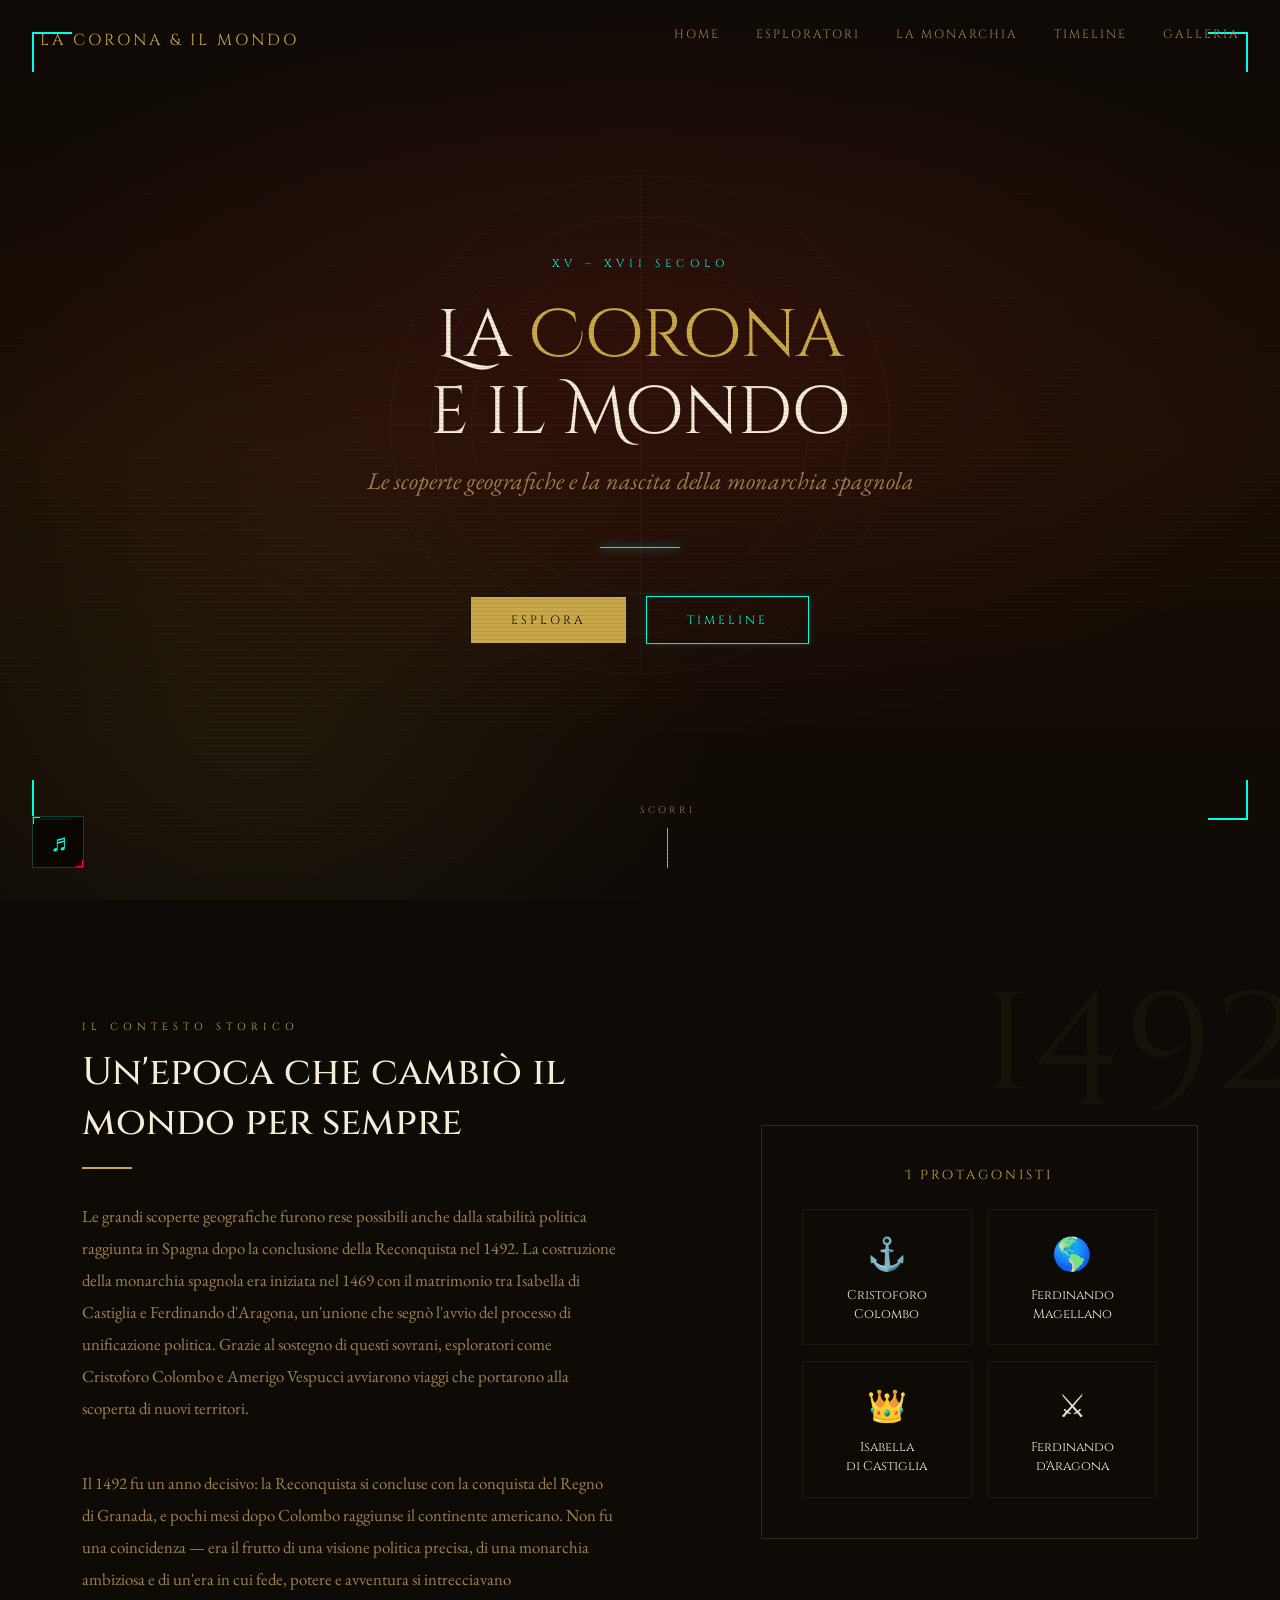
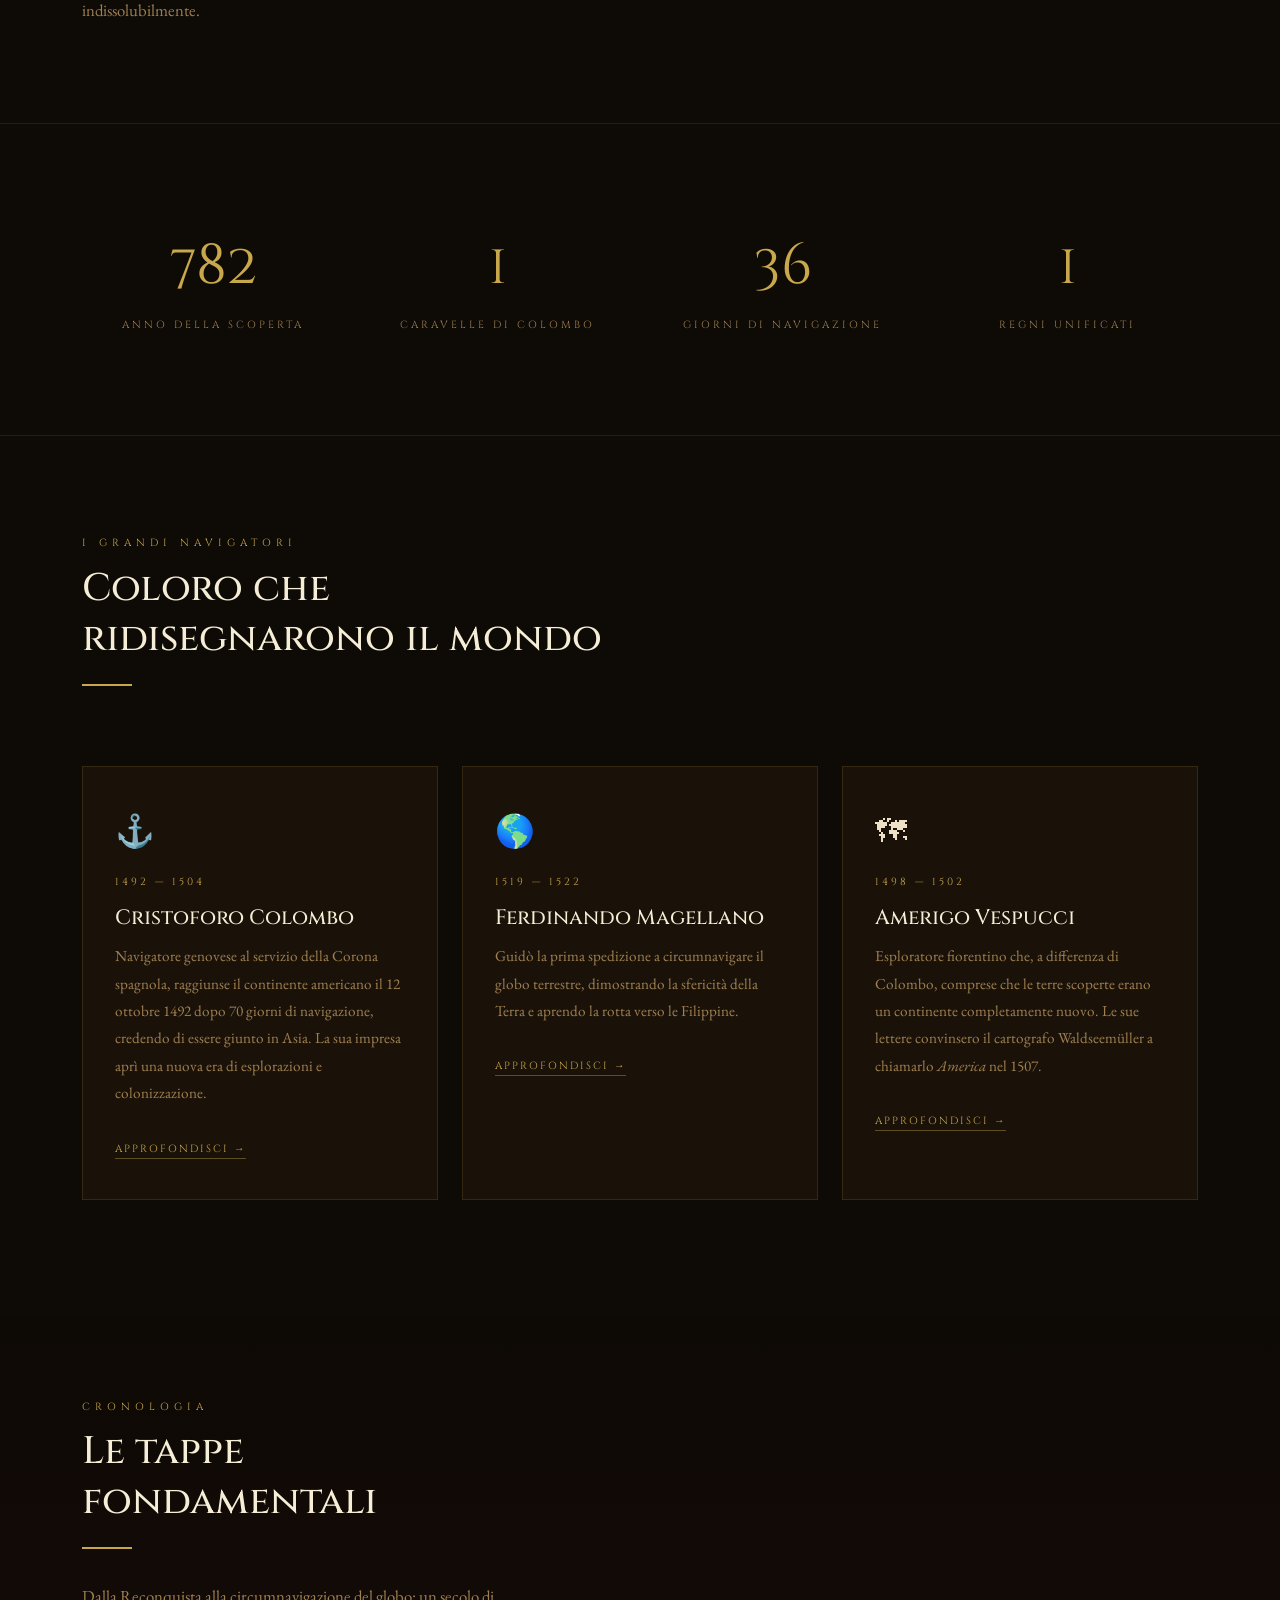
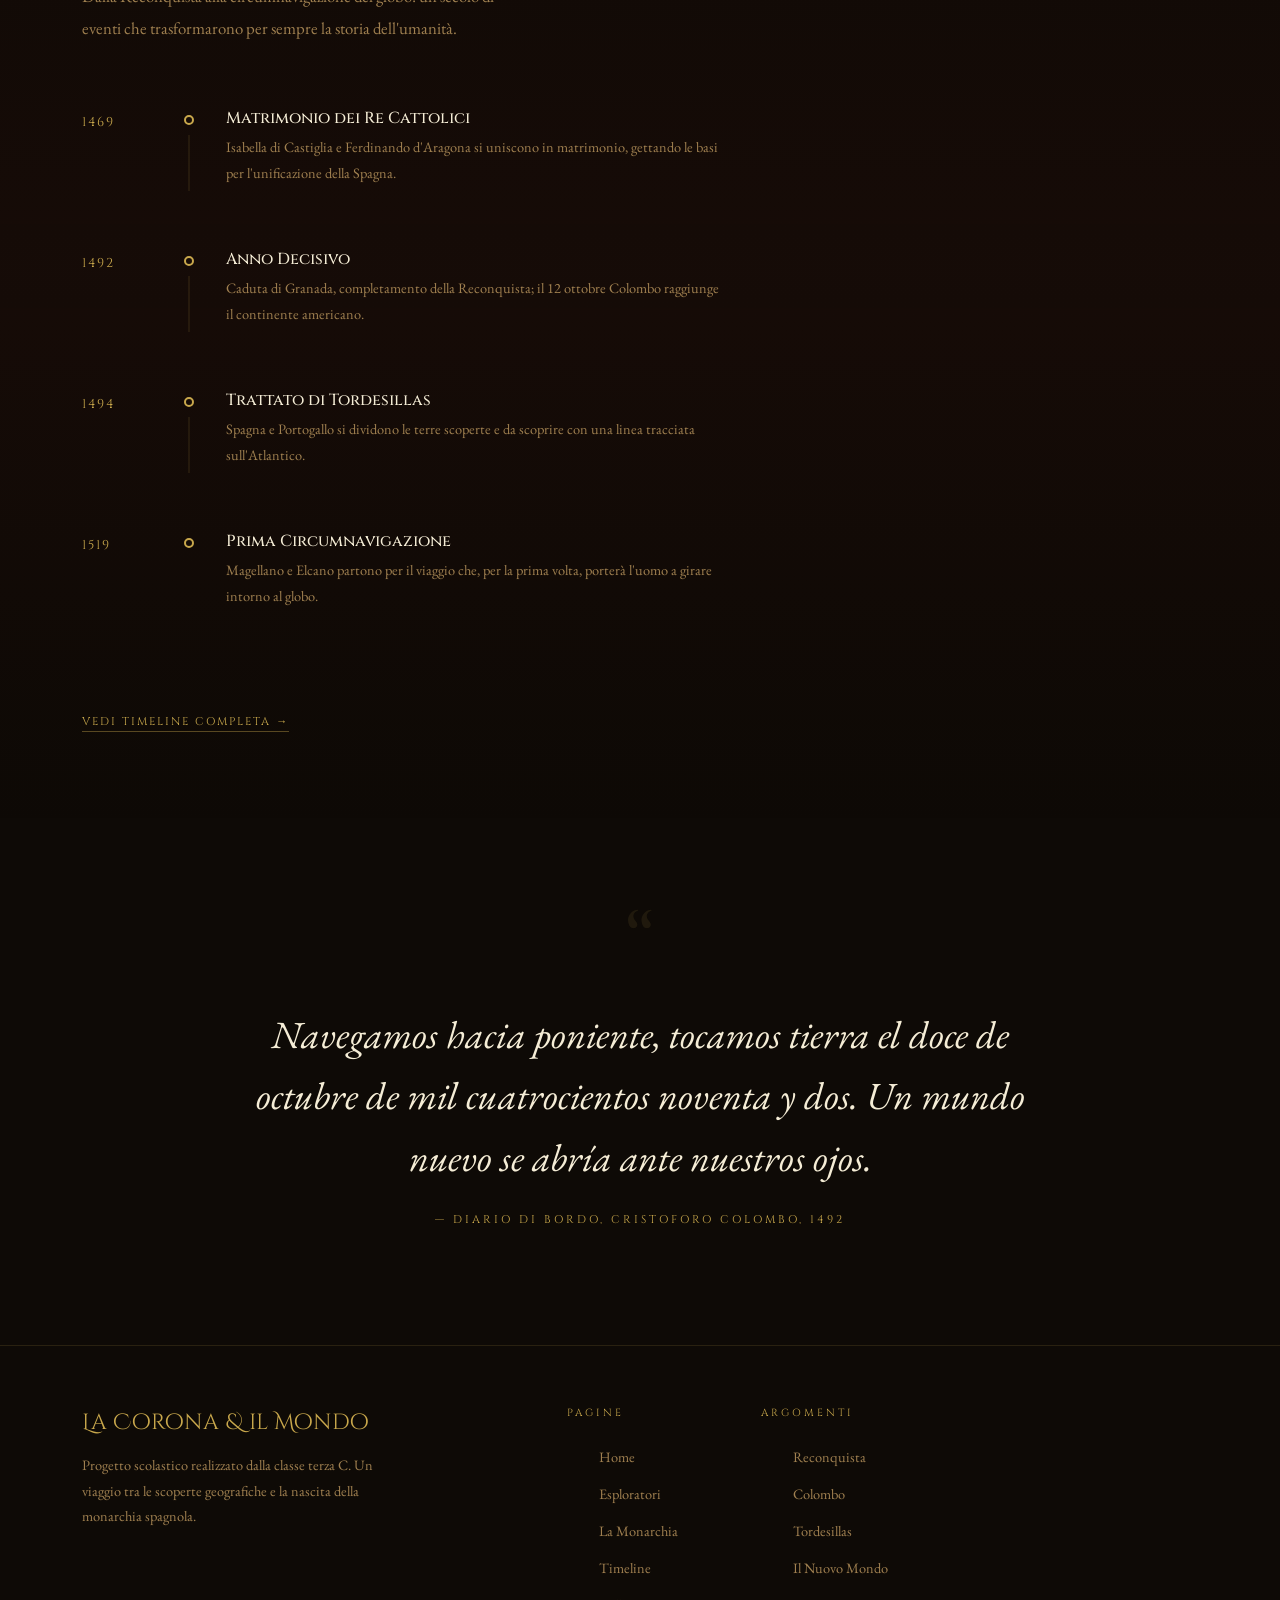
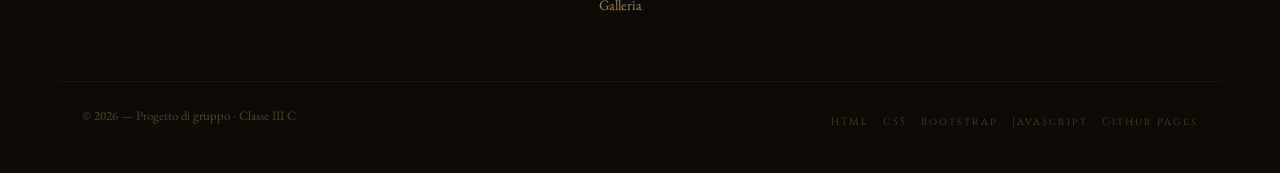
<file: index.html>
<!DOCTYPE html>
<html lang="it">
<head>
  <meta charset="UTF-8" />
  <meta name="viewport" content="width=device-width, initial-scale=1.0"/>
  <title>La Corona & il Mondo — Home</title>
  
  <!-- Framework CSS esterno -->
  <link href="https://cdn.jsdelivr.net/npm/bootstrap@5.3.3/dist/css/bootstrap.min.css" rel="stylesheet"/>
  
  <!-- Font Google personalizzati (stile antico/elegante) -->
  <link href="https://fonts.googleapis.com/css2?family=Cinzel+Decorative:wght@400;700&family=Cinzel:wght@400;600&family=EB+Garamond:ital,wght@0,400;0,500;1,400&display=swap" rel="stylesheet"/>
  
  <!-- Il tuo foglio di stile principale -->
  <link rel="stylesheet" href="style.css"/>
</head>
<body>

  <!-- ====================== NAVBAR ====================== -->
  <nav id="navbar">
    <!-- Logo cliccabile -->
    <a href="/index.html" class="nav-logo">La Corona &amp; il Mondo</a>
    
    <!-- Pulsante hamburger per dispositivi mobili -->
    <button class="nav-toggle" id="navToggle" aria-label="Menu">
      <span></span><span></span><span></span>
    </button>
    
    <!-- Menu di navigazione -->
    <ul class="nav-links" id="navLinks">
      <li><a href="/index.html">Home</a></li>
      <li><a href="/esploratori.html">Esploratori</a></li>
      <li><a href="/monarchia.html">La Monarchia</a></li>
      <li><a href="/timeline.html">Timeline</a></li>
      <li><a href="/galleria.html">Galleria</a></li>
    </ul>
  </nav>

  <!-- ====================== HERO SECTION (Sezione principale) ====================== -->
  <section class="hero">
    <!-- Sfondo e effetti atmosferici -->
    <div class="hero-bg"></div>
    <div class="compass-rose"></div>
    <div class="compass-lines"></div>
    <div class="hero-scanlines"></div>
    <div class="hero-noise"></div>
    
    <!-- Decorazioni agli angoli (stile pergamena/mappa antica) -->
    <div class="corner corner-tl"></div>
    <div class="corner corner-tr"></div>
    <div class="corner corner-bl"></div>
    <div class="corner corner-br"></div>

    <div class="hero-content">
      <p class="hero-label">XV &ndash; XVII Secolo</p>
      <h1 class="hero-title">La <span>Corona</span><br>e il Mondo</h1>
      <p class="hero-subtitle">Le scoperte geografiche e la nascita della monarchia spagnola</p>
      <div class="hero-divider"></div>
      
      <!-- Pulsanti principali -->
      <a href="#scoperte" class="btn-gold">Esplora</a>
      <a href="/timeline.html" class="btn-ghost">Timeline</a>
    </div>
    
    <!-- Indicazione per scorrere -->
    <div class="scroll-hint">Scorri</div>
  </section>

  <!-- ====================== SEZIONE INTRODUTTIVA ====================== -->
  <section class="intro-section" id="scoperte">
    <div class="container">
      <!-- Anno grande in evidenza -->
      <div class="intro-year">1492</div>
      
      <div class="row align-items-center g-5">
        <div class="col-lg-6 reveal">
          <p class="section-label">Il Contesto Storico</p>
          <h2 class="section-title">Un'epoca che cambiò il mondo per sempre</h2>
          <div class="gold-line"></div>
          
          <p class="section-body">Le grandi scoperte geografiche furono rese possibili anche dalla stabilità politica raggiunta in Spagna dopo la conclusione della Reconquista nel 1492. La costruzione della monarchia spagnola era iniziata nel 1469 con il matrimonio tra Isabella di Castiglia e Ferdinando d'Aragona, un'unione che segnò l'avvio del processo di unificazione politica. Grazie al sostegno di questi sovrani, esploratori come Cristoforo Colombo e Amerigo Vespucci avviarono viaggi che portarono alla scoperta di nuovi territori.</p>
          <br>
          <p class="section-body">Il 1492 fu un anno decisivo: la Reconquista si concluse con la conquista del Regno di Granada, e pochi mesi dopo Colombo raggiunse il continente americano. Non fu una coincidenza — era il frutto di una visione politica precisa, di una monarchia ambiziosa e di un'era in cui fede, potere e avventura si intrecciavano indissolubilmente.</p>
        </div>
        
        <!-- Protagonisti -->
        <div class="col-lg-5 offset-lg-1 reveal">
          <div class="protagonists-grid">
            <span class="protagonists-label">I Protagonisti</span>
            <div class="row g-3 text-center">
              <div class="col-6">
                <div class="prot-cell">
                  <div class="icon">&#9875;</div>
                  <div class="name">Cristoforo<br>Colombo</div>
                </div>
              </div>
              <div class="col-6">
                <div class="prot-cell">
                  <div class="icon">&#127758;</div>
                  <div class="name">Ferdinando<br>Magellano</div>
                </div>
              </div>
              <div class="col-6">
                <div class="prot-cell">
                  <div class="icon">&#128081;</div>
                  <div class="name">Isabella<br>di Castiglia</div>
                </div>
              </div>
              <div class="col-6">
                <div class="prot-cell">
                  <div class="icon">&#9876;</div>
                  <div class="name">Ferdinando<br>d'Aragona</div>
                </div>
              </div>
            </div>
          </div>
        </div>
      </div>
    </div>
  </section>

  <!-- ====================== SEZIONE STATISTICHE ====================== -->
  <section class="stats-section">
    <div class="container">
      <div class="row">
        <div class="col-6 col-md-3">
          <div class="stat-item">
            <span class="stat-number" data-target="1492">0</span>
            <span class="stat-label">Anno della scoperta</span>
          </div>
        </div>
        <div class="col-6 col-md-3">
          <div class="stat-item">
            <span class="stat-number" data-target="3">0</span>
            <span class="stat-label">Caravelle di Colombo</span>
          </div>
        </div>
        <div class="col-6 col-md-3">
          <div class="stat-item">
            <span class="stat-number" data-target="70">0</span>
            <span class="stat-label">Giorni di navigazione</span>
          </div>
        </div>
        <div class="col-6 col-md-3">
          <div class="stat-item">
            <span class="stat-number" data-target="2">0</span>
            <span class="stat-label">Regni unificati</span>
          </div>
        </div>
      </div>
    </div>
  </section>

  <!-- ====================== SEZIONE CARD ESPLORATORI ====================== -->
  <section class="cards-section" id="esploratori">
    <div class="container">
      <div class="row mb-5">
        <div class="col-lg-6 reveal">
          <p class="section-label">I Grandi Navigatori</p>
          <h2 class="section-title">Coloro che ridisegnarono il mondo</h2>
          <div class="gold-line"></div>
        </div>
      </div>
      
      <div class="row g-4">
        <!-- Card 1 -->
        <div class="col-md-4 reveal">
          <div class="explorer-card">
            <span class="card-icon">&#9875;</span>
            <span class="card-year">1492 &mdash; 1504</span>
            <h3 class="card-name">Cristoforo Colombo</h3>
            <p class="card-text">Navigatore genovese al servizio della Corona spagnola, raggiunse il continente americano il 12 ottobre 1492 dopo 70 giorni di navigazione, credendo di essere giunto in Asia. La sua impresa aprì una nuova era di esplorazioni e colonizzazione.</p>
            <a href="/esploratori.html" class="card-link">Approfondisci &rarr;</a>
          </div>
        </div>
        
        <!-- Card 2 -->
        <div class="col-md-4 reveal">
          <div class="explorer-card">
            <span class="card-icon">&#127758;</span>
            <span class="card-year">1519 &mdash; 1522</span>
            <h3 class="card-name">Ferdinando Magellano</h3>
            <p class="card-text">Guidò la prima spedizione a circumnavigare il globo terrestre, dimostrando la sfericità della Terra e aprendo la rotta verso le Filippine.</p>
            <a href="/esploratori.html" class="card-link">Approfondisci &rarr;</a>
          </div>
        </div>
        
        <!-- Card 3 -->
        <div class="col-md-4 reveal">
          <div class="explorer-card">
            <span class="card-icon">&#128506;</span>
            <span class="card-year">1498 &mdash; 1502</span>
            <h3 class="card-name">Amerigo Vespucci</h3>
            <p class="card-text">Esploratore fiorentino che, a differenza di Colombo, comprese che le terre scoperte erano un continente completamente nuovo. Le sue lettere convinsero il cartografo Waldseemüller a chiamarlo <em>America</em> nel 1507.</p>
            <a href="/esploratori.html" class="card-link">Approfondisci &rarr;</a>
          </div>
        </div>
      </div>
    </div>
  </section>

  <!-- ====================== TIMELINE IN ANTEPRIMA ====================== -->
  <section class="timeline-section" id="timeline-preview">
    <div class="container">
      <div class="row mb-5">
        <div class="col-lg-5 reveal">
          <p class="section-label">Cronologia</p>
          <h2 class="section-title">Le tappe fondamentali</h2>
          <div class="gold-line"></div>
          <p class="section-body">Dalla Reconquista alla circumnavigazione del globo: un secolo di eventi che trasformarono per sempre la storia dell'umanità.</p>
        </div>
      </div>
      
      <div class="row">
        <div class="col-lg-7">
          <div class="timeline-item">
            <span class="timeline-date">1469</span>
            <div class="timeline-dot"></div>
            <div class="timeline-text">
              <h4>Matrimonio dei Re Cattolici</h4>
              <p>Isabella di Castiglia e Ferdinando d'Aragona si uniscono in matrimonio, gettando le basi per l'unificazione della Spagna.</p>
            </div>
          </div>
          <div class="timeline-item">
            <span class="timeline-date">1492</span>
            <div class="timeline-dot"></div>
            <div class="timeline-text">
              <h4>Anno Decisivo</h4>
              <p>Caduta di Granada, completamento della Reconquista; il 12 ottobre Colombo raggiunge il continente americano.</p>
            </div>
          </div>
          <div class="timeline-item">
            <span class="timeline-date">1494</span>
            <div class="timeline-dot"></div>
            <div class="timeline-text">
              <h4>Trattato di Tordesillas</h4>
              <p>Spagna e Portogallo si dividono le terre scoperte e da scoprire con una linea tracciata sull'Atlantico.</p>
            </div>
          </div>
          <div class="timeline-item">
            <span class="timeline-date">1519</span>
            <div class="timeline-dot"></div>
            <div class="timeline-text">
              <h4>Prima Circumnavigazione</h4>
              <p>Magellano e Elcano partono per il viaggio che, per la prima volta, porterà l'uomo a girare intorno al globo.</p>
            </div>
          </div>
        </div>
      </div>
      
      <div style="margin-top:32px;">
        <a href="/timeline.html" class="link-gold">Vedi timeline completa &rarr;</a>
      </div>
    </div>
  </section>

  <!-- ====================== SEZIONE CITAZIONE ====================== -->
  <section class="quote-section">
    <div class="container">
      <span class="quote-mark">&ldquo;</span>
      <p class="big-quote reveal">Navegamos hacia poniente, tocamos tierra el doce de octubre de mil cuatrocientos noventa y dos. Un mundo nuevo se abría ante nuestros ojos.</p>
      <p class="quote-source reveal">&mdash; Diario di bordo, Cristoforo Colombo, 1492</p>
    </div>
  </section>

  <!-- ====================== FOOTER ====================== -->
  <footer>
    <div class="container">
      <div class="row g-5">
        <div class="col-lg-4">
          <div class="footer-logo">La Corona &amp; il Mondo</div>
          <p class="footer-desc">Progetto scolastico realizzato dalla classe terza C. Un viaggio tra le scoperte geografiche e la nascita della monarchia spagnola.</p>
        </div>
        <div class="col-lg-2 offset-lg-1">
          <p class="footer-heading">Pagine</p>
          <ul class="footer-links">
            <li><a href="index.html">Home</a></li>
            <li><a href="/esploratori.html">Esploratori</a></li>
            <li><a href="/monarchia.html">La Monarchia</a></li>
            <li><a href="/timeline.html">Timeline</a></li>
            <li><a href="/galleria.html">Galleria</a></li>
          </ul>
        </div>
        <div class="col-lg-2">
          <p class="footer-heading">Argomenti</p>
          <ul class="footer-links">
            <li><a href="#">Reconquista</a></li>
            <li><a href="#">Colombo</a></li>
            <li><a href="#">Tordesillas</a></li>
            <li><a href="#">Il Nuovo Mondo</a></li>
          </ul>
        </div>
      <div class="footer-bottom">
        <p>&copy; 2026 &mdash; Progetto di gruppo &middot; Classe III C</p>
        <span class="group-names">HTML &middot; CSS &middot; Bootstrap &middot; JavaScript &middot; GitHub Pages</span>
      </div>
    </div>
  </footer>

  <!-- Bottone Torna su -->
  <button id="backToTop" aria-label="Torna su">&uarr;</button>

  <!-- ====================== MUSIC PLAYER ====================== -->
  <div id="musicPlayer">
    <!-- Icona nota visibile quando il player è chiuso -->
    <span class="mp-bubble-icon" aria-hidden="true">&#9836;</span>
    <!-- Pannello completo, visibile solo quando aperto -->
    <div class="player-panel">
      <div class="player-header">
        <span class="player-label"><span id="playerDot"></span>Now Playing</span>
        <button class="player-close-btn" id="playerCloseBtn" aria-label="Chiudi player">&#10005;</button>
      </div>
      <div class="player-track">Colonna sonora &mdash;</div>
      <div class="player-track-sub">Colonna sonora del sito</div>
      <div class="player-wave" id="playerWave">
        <div class="wave-bar"></div><div class="wave-bar"></div>
        <div class="wave-bar"></div><div class="wave-bar"></div>
        <div class="wave-bar"></div><div class="wave-bar"></div>
        <div class="wave-bar"></div><div class="wave-bar"></div>
        <div class="wave-bar"></div><div class="wave-bar"></div>
        <div class="wave-bar"></div><div class="wave-bar"></div>
      </div>
      <div class="player-progress-wrap" id="progressWrap">
        <div class="player-progress-fill" id="progressFill"></div>
      </div>
      <div class="player-time">
        <span id="timeCurrent">0:00</span>
        <span id="timeTotal">0:00</span>
      </div>
      <div class="player-controls">
        <button class="player-btn play-btn" id="playBtn" aria-label="Play/Pausa">&#9654;</button>
        <div class="player-volume">
          <span class="player-vol-icon">&#128266;</span>
          <input type="range" class="volume-slider" id="volumeSlider" min="0" max="1" step="0.01" value="0.7">
        </div>
      </div>
    </div>
  </div>

  <!-- ====================== ELEMENTO AUDIO ====================== -->
  <audio id="bgMusic" loop>
    <source src="audio/Lil Uzi Vert- 20 Min (Instrumental).mp3" type="audio/mpeg">   <!-- ← Cambia con il nome reale del file -->
  </audio>

  <!-- Script Bootstrap -->
  <script src="https://cdn.jsdelivr.net/npm/bootstrap@5.3.3/dist/js/bootstrap.bundle.min.js"></script>
  <!--  script JavaScript -->
  <script src="script.js"></script>
</body>
</html>
</file>
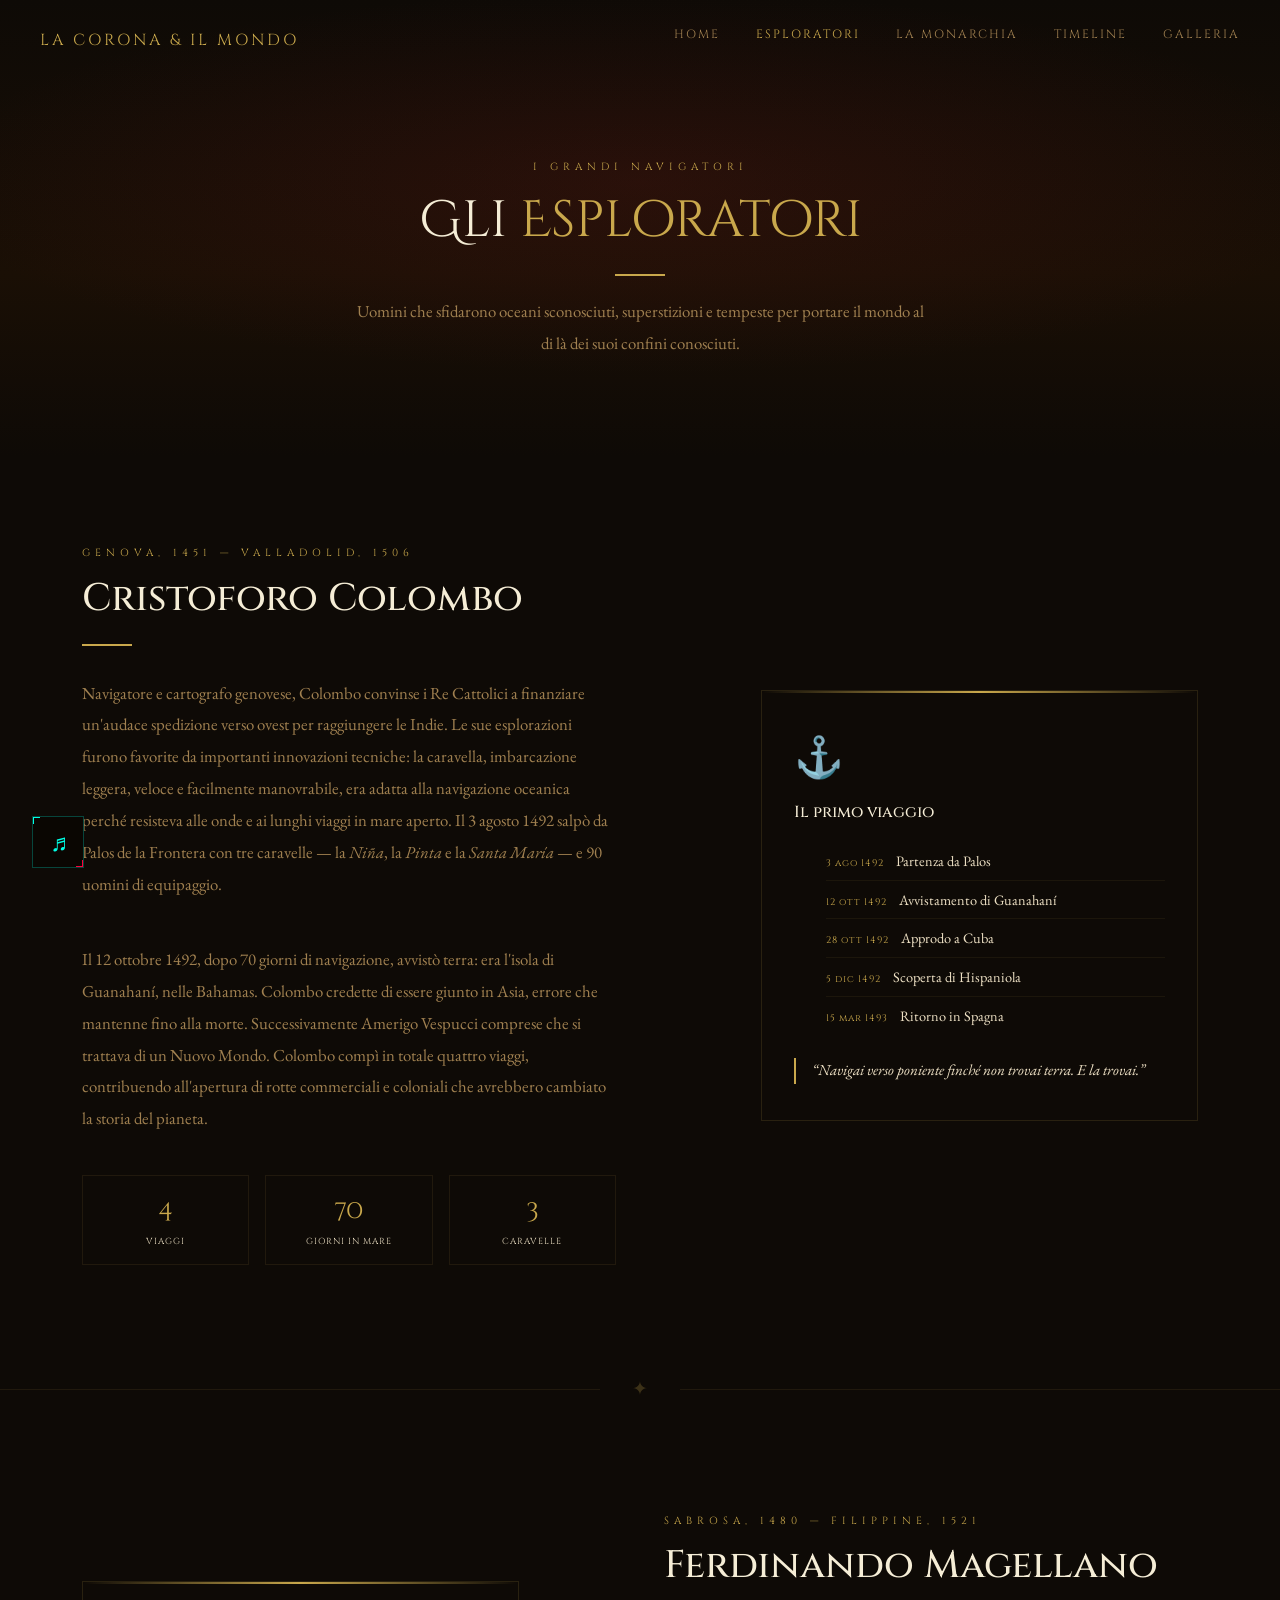
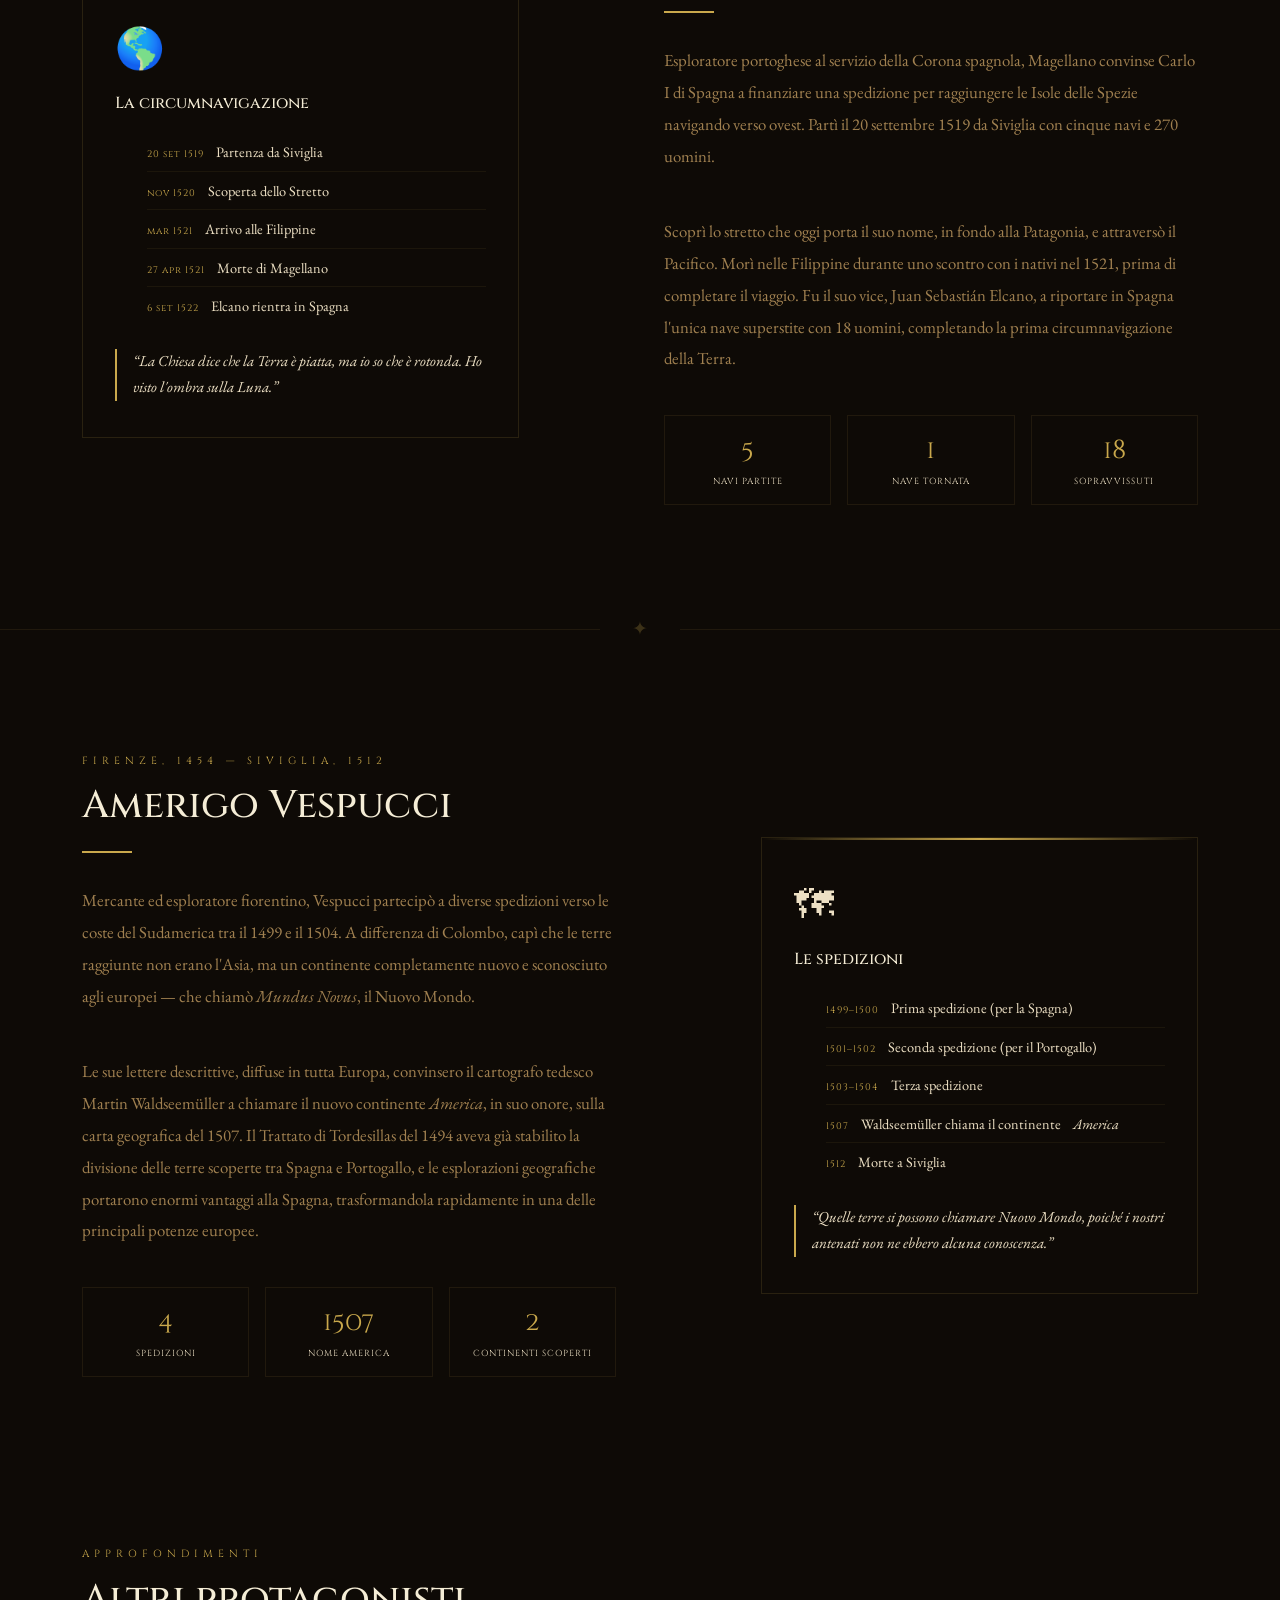
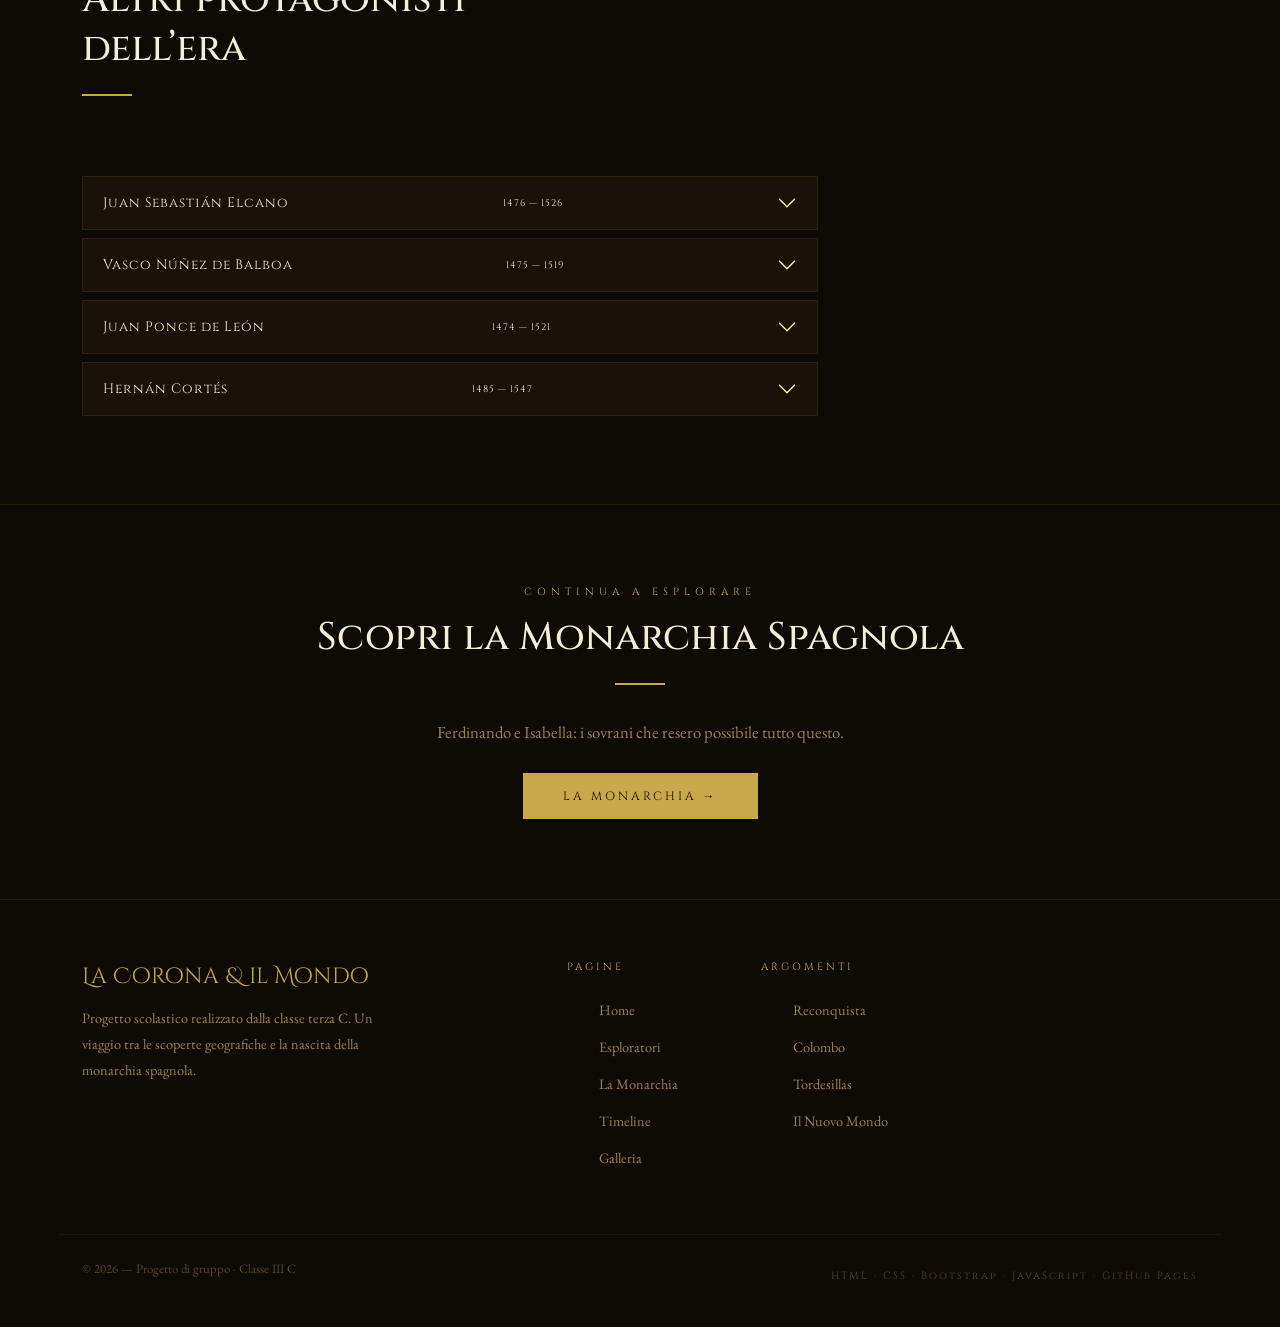
<file: esploratori.html>
<!DOCTYPE html>
<html lang="it">
<head>
  <meta charset="UTF-8" />
  <meta name="viewport" content="width=device-width, initial-scale=1.0"/>
  <title>La Corona &amp; il Mondo — Esploratori</title>
  <link href="https://cdn.jsdelivr.net/npm/bootstrap@5.3.3/dist/css/bootstrap.min.css" rel="stylesheet"/>
  <link href="https://fonts.googleapis.com/css2?family=Cinzel+Decorative:wght@400;700&family=Cinzel:wght@400;600&family=EB+Garamond:ital,wght@0,400;0,500;1,400&display=swap" rel="stylesheet"/>
  <link rel="stylesheet" href="style.css"/>
<base target="_blank">
<base target="_blank">
</head>
<body>

  <!-- NAVBAR -->
  <nav id="navbar">
    <a href="/index.html" class="nav-logo">La Corona &amp; il Mondo</a>
    <button class="nav-toggle" id="navToggle" aria-label="Menu">
      <span></span><span></span><span></span>
    </button>
    <ul class="nav-links" id="navLinks">
      <li><a href="index.html">Home</a></li>
      <li><a href="esploratori.html">Esploratori</a></li>
      <li><a href="monarchia.html">La Monarchia</a></li>
      <li><a href="timeline.html">Timeline</a></li>
      <li><a href="galleria.html">Galleria</a></li>
    </ul>
  </nav>

  <!-- PAGE HEADER -->
  <section class="page-header">
    <div class="page-header-bg"></div>
    <div class="page-header-content container">
      <p class="section-label">I Grandi Navigatori</p>
      <h1 class="section-title" style="font-family:'Cinzel Decorative',serif; font-size:clamp(2rem,5vw,3.2rem);">
        Gli <span style="color:var(--gold)">Esploratori</span>
      </h1>
      <div class="gold-line mx-auto"></div>
      <p class="section-body mx-auto text-center">
        Uomini che sfidarono oceani sconosciuti, superstizioni e tempeste per portare il mondo al di là dei suoi confini conosciuti.
      </p>
    </div>
  </section>

  <!-- ═══════════════════════════════════════
       CRISTOFORO COLOMBO
  ════════════════════════════════════════ -->
  <section class="explorer-section" id="colombo">
    <div class="container">
      <div class="row align-items-center g-5">

        <!-- testo -->
        <div class="col-lg-6 reveal">
          <p class="section-label">Genova, 1451 &mdash; Valladolid, 1506</p>
          <h2 class="section-title">Cristoforo Colombo</h2>
          <div class="gold-line"></div>
          <p class="section-body">
            Navigatore e cartografo genovese, Colombo convinse i Re Cattolici a finanziare un'audace spedizione verso ovest per raggiungere le Indie. Le sue esplorazioni furono favorite da importanti innovazioni tecniche: la caravella, imbarcazione leggera, veloce e facilmente manovrabile, era adatta alla navigazione oceanica perché resisteva alle onde e ai lunghi viaggi in mare aperto. Il 3 agosto 1492 salpò da Palos de la Frontera con tre caravelle — la <em>Niña</em>, la <em>Pinta</em> e la <em>Santa María</em> — e 90 uomini di equipaggio.
          </p>
          <br>
          <p class="section-body">
            Il 12 ottobre 1492, dopo 70 giorni di navigazione, avvistò terra: era l'isola di Guanahaní, nelle Bahamas. Colombo credette di essere giunto in Asia, errore che mantenne fino alla morte. Successivamente Amerigo Vespucci comprese che si trattava di un Nuovo Mondo. Colombo compì in totale quattro viaggi, contribuendo all'apertura di rotte commerciali e coloniali che avrebbero cambiato la storia del pianeta.
          </p>

          <!-- stats mini -->
          <div class="row g-3 mt-4">
            <div class="col-4">
              <div class="mini-stat">
                <span class="mini-num">4</span>
                <span class="mini-label">Viaggi</span>
              </div>
            </div>
            <div class="col-4">
              <div class="mini-stat">
                <span class="mini-num">70</span>
                <span class="mini-label">Giorni in mare</span>
              </div>
            </div>
            <div class="col-4">
              <div class="mini-stat">
                <span class="mini-num">3</span>
                <span class="mini-label">Caravelle</span>
              </div>
            </div>
          </div>
        </div>

        <!-- citazione / sidebar -->
        <div class="col-lg-5 offset-lg-1 reveal">
          <div class="explorer-sidebar">
            <div class="sidebar-icon">&#9875;</div>
            <h3 class="sidebar-title">Il primo viaggio</h3>
            <ul class="sidebar-list">
              <li><span class="sl-year">3 ago 1492</span> Partenza da Palos</li>
              <li><span class="sl-year">12 ott 1492</span> Avvistamento di Guanahaní</li>
              <li><span class="sl-year">28 ott 1492</span> Approdo a Cuba</li>
              <li><span class="sl-year">5 dic 1492</span> Scoperta di Hispaniola</li>
              <li><span class="sl-year">15 mar 1493</span> Ritorno in Spagna</li>
            </ul>
            <div class="sidebar-quote">
              &ldquo;Navigai verso poniente finché non trovai terra. E la trovai.&rdquo;
            </div>
          </div>
        </div>

      </div>
    </div>
  </section>

  <!-- DIVISORE -->
  <div class="explorer-divider"><span>&#10022;</span></div>

  <!-- ═══════════════════════════════════════
       FERDINANDO MAGELLANO
  ════════════════════════════════════════ -->
  <section class="explorer-section" id="magellano">
    <div class="container">
      <div class="row align-items-center g-5">

        <!-- sidebar a sinistra su desktop -->
        <div class="col-lg-5 reveal order-lg-1 order-2">
          <div class="explorer-sidebar">
            <div class="sidebar-icon">&#127758;</div>
            <h3 class="sidebar-title">La circumnavigazione</h3>
            <ul class="sidebar-list">
              <li><span class="sl-year">20 set 1519</span> Partenza da Siviglia</li>
              <li><span class="sl-year">nov 1520</span> Scoperta dello Stretto</li>
              <li><span class="sl-year">mar 1521</span> Arrivo alle Filippine</li>
              <li><span class="sl-year">27 apr 1521</span> Morte di Magellano</li>
              <li><span class="sl-year">6 set 1522</span> Elcano rientra in Spagna</li>
            </ul>
            <div class="sidebar-quote">
              &ldquo;La Chiesa dice che la Terra è piatta, ma io so che è rotonda. Ho visto l'ombra sulla Luna.&rdquo;
            </div>
          </div>
        </div>

        <!-- testo a destra -->
        <div class="col-lg-6 offset-lg-1 reveal order-lg-2 order-1">
          <p class="section-label">Sabrosa, 1480 &mdash; Filippine, 1521</p>
          <h2 class="section-title">Ferdinando Magellano</h2>
          <div class="gold-line"></div>
          <p class="section-body">
            Esploratore portoghese al servizio della Corona spagnola, Magellano convinse Carlo I di Spagna a finanziare una spedizione per raggiungere le Isole delle Spezie navigando verso ovest. Partì il 20 settembre 1519 da Siviglia con cinque navi e 270 uomini.
          </p>
          <br>
          <p class="section-body">
            Scoprì lo stretto che oggi porta il suo nome, in fondo alla Patagonia, e attraversò il Pacifico. Morì nelle Filippine durante uno scontro con i nativi nel 1521, prima di completare il viaggio. Fu il suo vice, Juan Sebastián Elcano, a riportare in Spagna l'unica nave superstite con 18 uomini, completando la prima circumnavigazione della Terra.
          </p>

          <div class="row g-3 mt-4">
            <div class="col-4">
              <div class="mini-stat">
                <span class="mini-num">5</span>
                <span class="mini-label">Navi partite</span>
              </div>
            </div>
            <div class="col-4">
              <div class="mini-stat">
                <span class="mini-num">1</span>
                <span class="mini-label">Nave tornata</span>
              </div>
            </div>
            <div class="col-4">
              <div class="mini-stat">
                <span class="mini-num">18</span>
                <span class="mini-label">Sopravvissuti</span>
              </div>
            </div>
          </div>
        </div>

      </div>
    </div>
  </section>

  <!-- DIVISORE -->
  <div class="explorer-divider"><span>&#10022;</span></div>

  <!-- ═══════════════════════════════════════
       AMERIGO VESPUCCI
  ════════════════════════════════════════ -->
  <section class="explorer-section" id="vespucci">
    <div class="container">
      <div class="row align-items-center g-5">

        <div class="col-lg-6 reveal">
          <p class="section-label">Firenze, 1454 &mdash; Siviglia, 1512</p>
          <h2 class="section-title">Amerigo Vespucci</h2>
          <div class="gold-line"></div>
          <p class="section-body">
            Mercante ed esploratore fiorentino, Vespucci partecipò a diverse spedizioni verso le coste del Sudamerica tra il 1499 e il 1504. A differenza di Colombo, capì che le terre raggiunte non erano l'Asia, ma un continente completamente nuovo e sconosciuto agli europei — che chiamò <em>Mundus Novus</em>, il Nuovo Mondo.
          </p>
          <br>
          <p class="section-body">
            Le sue lettere descrittive, diffuse in tutta Europa, convinsero il cartografo tedesco Martin Waldseemüller a chiamare il nuovo continente <em>America</em>, in suo onore, sulla carta geografica del 1507. Il Trattato di Tordesillas del 1494 aveva già stabilito la divisione delle terre scoperte tra Spagna e Portogallo, e le esplorazioni geografiche portarono enormi vantaggi alla Spagna, trasformandola rapidamente in una delle principali potenze europee.
          </p>

          <div class="row g-3 mt-4">
            <div class="col-4">
              <div class="mini-stat">
                <span class="mini-num">4</span>
                <span class="mini-label">Spedizioni</span>
              </div>
            </div>
            <div class="col-4">
              <div class="mini-stat">
                <span class="mini-num">1507</span>
                <span class="mini-label">Nome America</span>
              </div>
            </div>
            <div class="col-4">
              <div class="mini-stat">
                <span class="mini-num">2</span>
                <span class="mini-label">Continenti scoperti</span>
              </div>
            </div>
          </div>
        </div>

        <div class="col-lg-5 offset-lg-1 reveal">
          <div class="explorer-sidebar">
            <div class="sidebar-icon">&#128506;</div>
            <h3 class="sidebar-title">Le spedizioni</h3>
            <ul class="sidebar-list">
              <li><span class="sl-year">1499&ndash;1500</span> Prima spedizione (per la Spagna)</li>
              <li><span class="sl-year">1501&ndash;1502</span> Seconda spedizione (per il Portogallo)</li>
              <li><span class="sl-year">1503&ndash;1504</span> Terza spedizione</li>
              <li><span class="sl-year">1507</span> Waldseemüller chiama il continente <em>America</em></li>
              <li><span class="sl-year">1512</span> Morte a Siviglia</li>
            </ul>
            <div class="sidebar-quote">
              &ldquo;Quelle terre si possono chiamare Nuovo Mondo, poiché i nostri antenati non ne ebbero alcuna conoscenza.&rdquo;
            </div>
          </div>
        </div>

      </div>
    </div>
  </section>

  <!-- ALTRI ESPLORATORI — accordion Bootstrap -->
  <section style="padding: 80px 0; position:relative; z-index:1;">
    <div class="container">
      <div class="row mb-5">
        <div class="col-lg-6 reveal">
          <p class="section-label">Approfondimenti</p>
          <h2 class="section-title">Altri protagonisti dell&rsquo;era</h2>
          <div class="gold-line"></div>
        </div>
      </div>
      <div class="row">
        <div class="col-lg-8 reveal">
          <div class="accordion accordion-flush" id="otherExplorers">

            <div class="accordion-item acc-custom">
              <h2 class="accordion-header">
                <button class="accordion-button acc-btn collapsed" type="button" data-bs-toggle="collapse" data-bs-target="#acc1">
                  Juan Sebastián Elcano <span class="acc-year">1476 &mdash; 1526</span>
                </button>
              </h2>
              <div id="acc1" class="accordion-collapse collapse" data-bs-parent="#otherExplorers">
                <div class="accordion-body acc-body">
                  Navigatore basco che completò la prima circumnavigazione del globo dopo la morte di Magellano. Rientrò in Spagna il 6 settembre 1522 con la nave <em>Victoria</em> e soli 18 uomini superstiti. Carlo I gli concesse lo stemma con il motto <em>"Primus circumdedisti me"</em> — il primo che mi ha circumnavigato.
                </div>
              </div>
            </div>

            <div class="accordion-item acc-custom">
              <h2 class="accordion-header">
                <button class="accordion-button acc-btn collapsed" type="button" data-bs-toggle="collapse" data-bs-target="#acc2">
                  Vasco Núñez de Balboa <span class="acc-year">1475 &mdash; 1519</span>
                </button>
              </h2>
              <div id="acc2" class="accordion-collapse collapse" data-bs-parent="#otherExplorers">
                <div class="accordion-body acc-body">
                  Conquistador spagnolo, fu il primo europeo ad avvistare l'Oceano Pacifico dall'America, il 25 settembre 1513, attraversando l'istmo di Panama. Prese possesso del mare a nome della Corona di Castiglia.
                </div>
              </div>
            </div>

            <div class="accordion-item acc-custom">
              <h2 class="accordion-header">
                <button class="accordion-button acc-btn collapsed" type="button" data-bs-toggle="collapse" data-bs-target="#acc3">
                  Juan Ponce de León <span class="acc-year">1474 &mdash; 1521</span>
                </button>
              </h2>
              <div id="acc3" class="accordion-collapse collapse" data-bs-parent="#otherExplorers">
                <div class="accordion-body acc-body">
                  Esploratore spagnolo che nel 1513 approdò per primo nell'odierna Florida, credendo di trovare la leggendaria Fontana della Giovinezza. Fondò la prima colonia europea nell'America del Nord continentale.
                </div>
              </div>
            </div>

            <div class="accordion-item acc-custom">
              <h2 class="accordion-header">
                <button class="accordion-button acc-btn collapsed" type="button" data-bs-toggle="collapse" data-bs-target="#acc4">
                  Hernán Cortés <span class="acc-year">1485 &mdash; 1547</span>
                </button>
              </h2>
              <div id="acc4" class="accordion-collapse collapse" data-bs-parent="#otherExplorers">
                <div class="accordion-body acc-body">
                  Conquistador che tra il 1519 e il 1521 guidò la conquista dell'Impero Azteco in Messico. Con meno di 600 uomini riuscì a sconfiggere uno degli imperi più potenti del continente americano, aprendo la strada alla colonizzazione della Mesoamerica.
                </div>
              </div>
            </div>

          </div>
        </div>
      </div>
    </div>
  </section>

  <!-- CALL TO ACTION -->
  <section style="padding: 80px 0; text-align:center; border-top: 1px solid rgba(201,168,76,0.1);">
    <div class="container reveal">
      <p class="section-label">Continua a esplorare</p>
      <h2 class="section-title">Scopri la Monarchia Spagnola</h2>
      <div class="gold-line mx-auto"></div>
      <p class="section-body mx-auto text-center mb-4">
        Ferdinando e Isabella: i sovrani che resero possibile tutto questo.
      </p>
      <a href="monarchia.html" class="btn-gold" style="opacity:1;">La Monarchia &rarr;</a>
    </div>
  </section>

  <!-- FOOTER -->
  <footer>
    <div class="container">
      <div class="row g-5">
        <div class="col-lg-4">
          <div class="footer-logo">La Corona &amp; il Mondo</div>
          <p class="footer-desc">Progetto scolastico realizzato dalla classe terza C. Un viaggio tra le scoperte geografiche e la nascita della monarchia spagnola.</p>
        </div>
        <div class="col-lg-2 offset-lg-1">
          <p class="footer-heading">Pagine</p>
          <ul class="footer-links">
            <li><a href="index.html">Home</a></li>
            <li><a href="esploratori.html">Esploratori</a></li>
            <li><a href="monarchia.html">La Monarchia</a></li>
            <li><a href="timeline.html">Timeline</a></li>
            <li><a href="galleria.html">Galleria</a></li>
          </ul>
        </div>
        <div class="col-lg-2">
          <p class="footer-heading">Argomenti</p>
          <ul class="footer-links">
            <li><a href="#">Reconquista</a></li>
            <li><a href="#">Colombo</a></li>
            <li><a href="#">Tordesillas</a></li>
            <li><a href="#">Il Nuovo Mondo</a></li>
          </ul>
        </div>
      <div class="footer-bottom">
        <p>&copy; 2026 &mdash; Progetto di gruppo &middot; Classe III C</p>
        <span class="group-names">HTML &middot; CSS &middot; Bootstrap &middot; JavaScript &middot; GitHub Pages</span>
      </div>
    </div>
  </footer>

  <button id="backToTop" aria-label="Torna su">&uarr;</button>

  <!-- MUSIC PLAYER -->
  <div id="musicPlayer">
    <span class="mp-bubble-icon" aria-hidden="true">&#9836;</span>
    <div class="player-panel">
      <div class="player-header">
        <span class="player-label"><span id="playerDot"></span>Now Playing</span>
        <button class="player-close-btn" id="playerCloseBtn" aria-label="Chiudi player">&#10005;</button>
      </div>
      <div class="player-track">Colonna sonora</div>
      <div class="player-track-sub">Colonna sonora del sito</div>
      <div class="player-wave" id="playerWave">
        <div class="wave-bar"></div><div class="wave-bar"></div>
        <div class="wave-bar"></div><div class="wave-bar"></div>
        <div class="wave-bar"></div><div class="wave-bar"></div>
        <div class="wave-bar"></div><div class="wave-bar"></div>
        <div class="wave-bar"></div><div class="wave-bar"></div>
        <div class="wave-bar"></div><div class="wave-bar"></div>
      </div>
      <div class="player-progress-wrap" id="progressWrap">
        <div class="player-progress-fill" id="progressFill"></div>
      </div>
      <div class="player-time">
        <span id="timeCurrent">0:00</span>
        <span id="timeTotal">0:00</span>
      </div>
      <div class="player-controls">
        <button class="player-btn play-btn" id="playBtn" aria-label="Play/Pausa">&#9654;</button>
        <div class="player-volume">
          <span class="player-vol-icon">&#128266;</span>
          <input type="range" class="volume-slider" id="volumeSlider" min="0" max="1" step="0.01" value="0.7">
        </div>
      </div>
    </div>
  </div>

  <audio id="bgMusic" loop>
    <source src="audio/Lil Uzi Vert- 20 Min (Instrumental).mp3" type="audio/mpeg">
  </audio>

  <script src="https://cdn.jsdelivr.net/npm/bootstrap@5.3.3/dist/js/bootstrap.bundle.min.js"></script>
  <script src="script.js"></script>
</body>
</html>
</file>
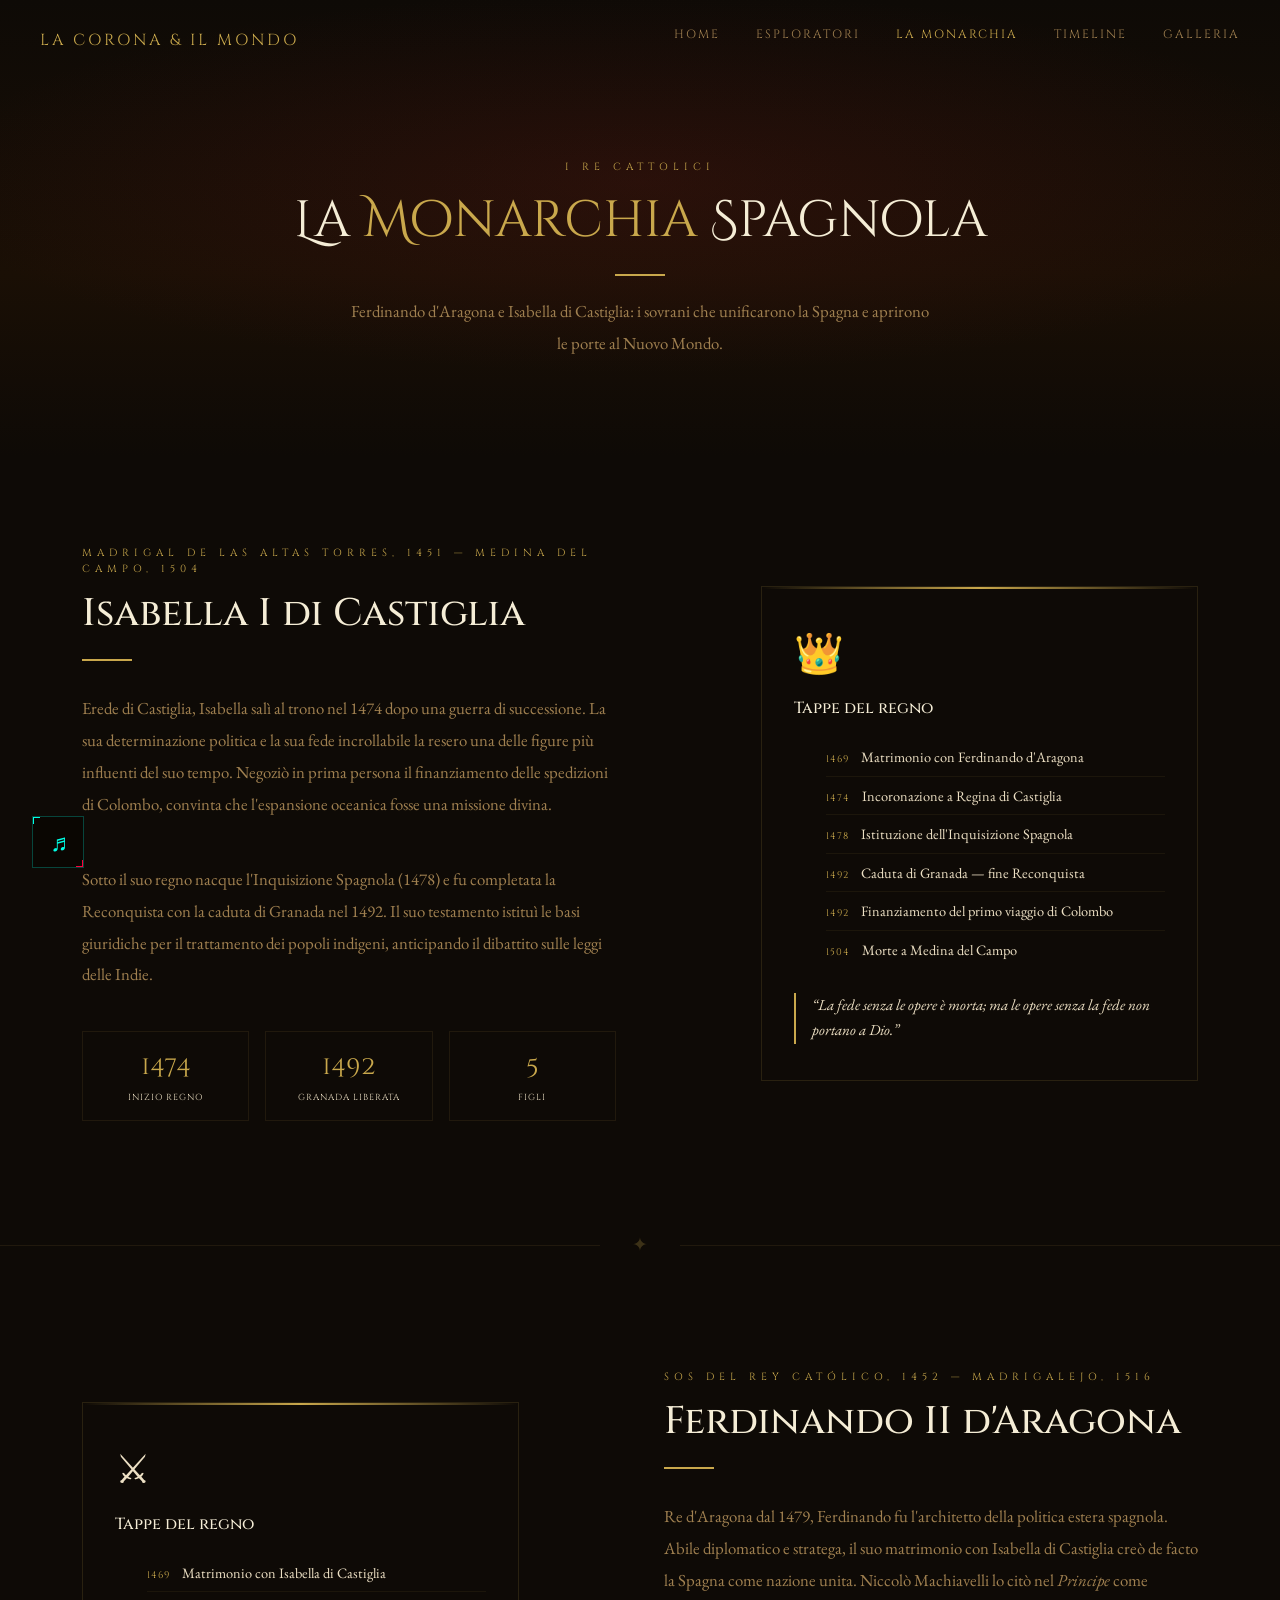
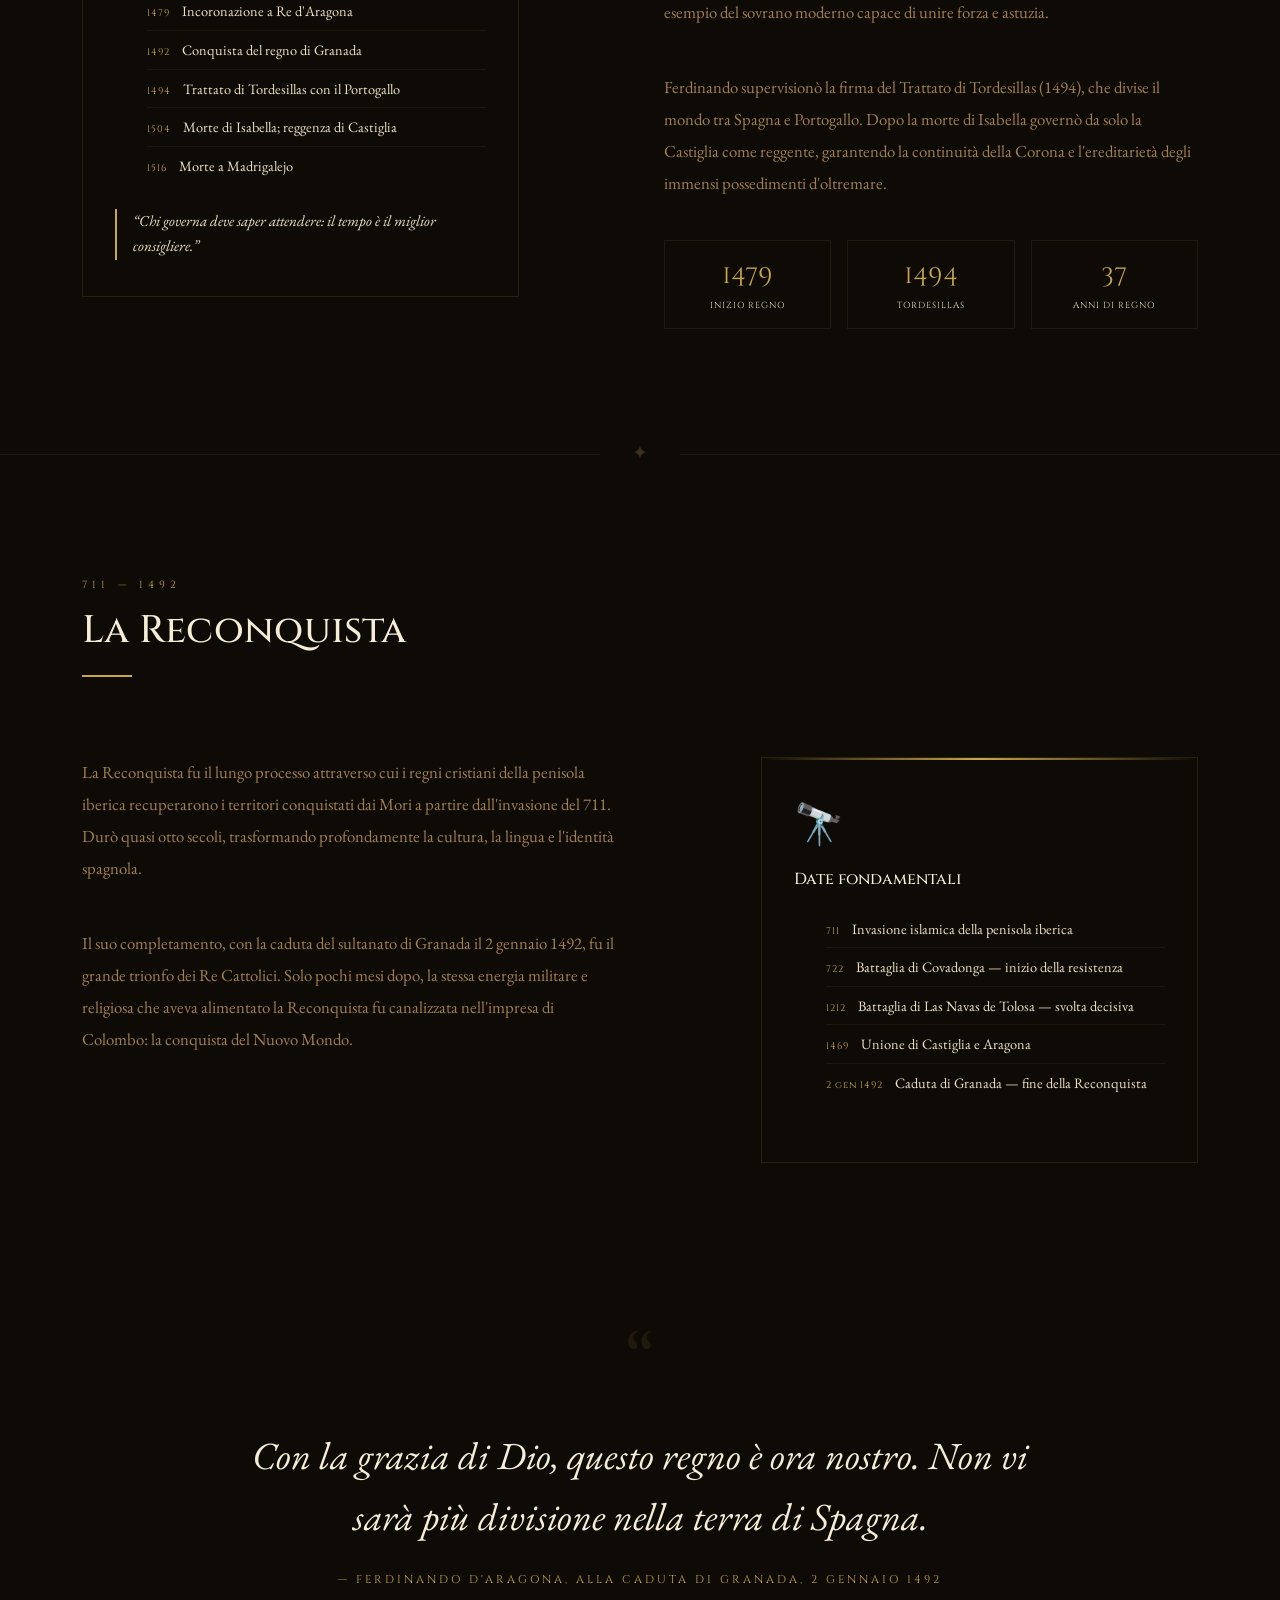
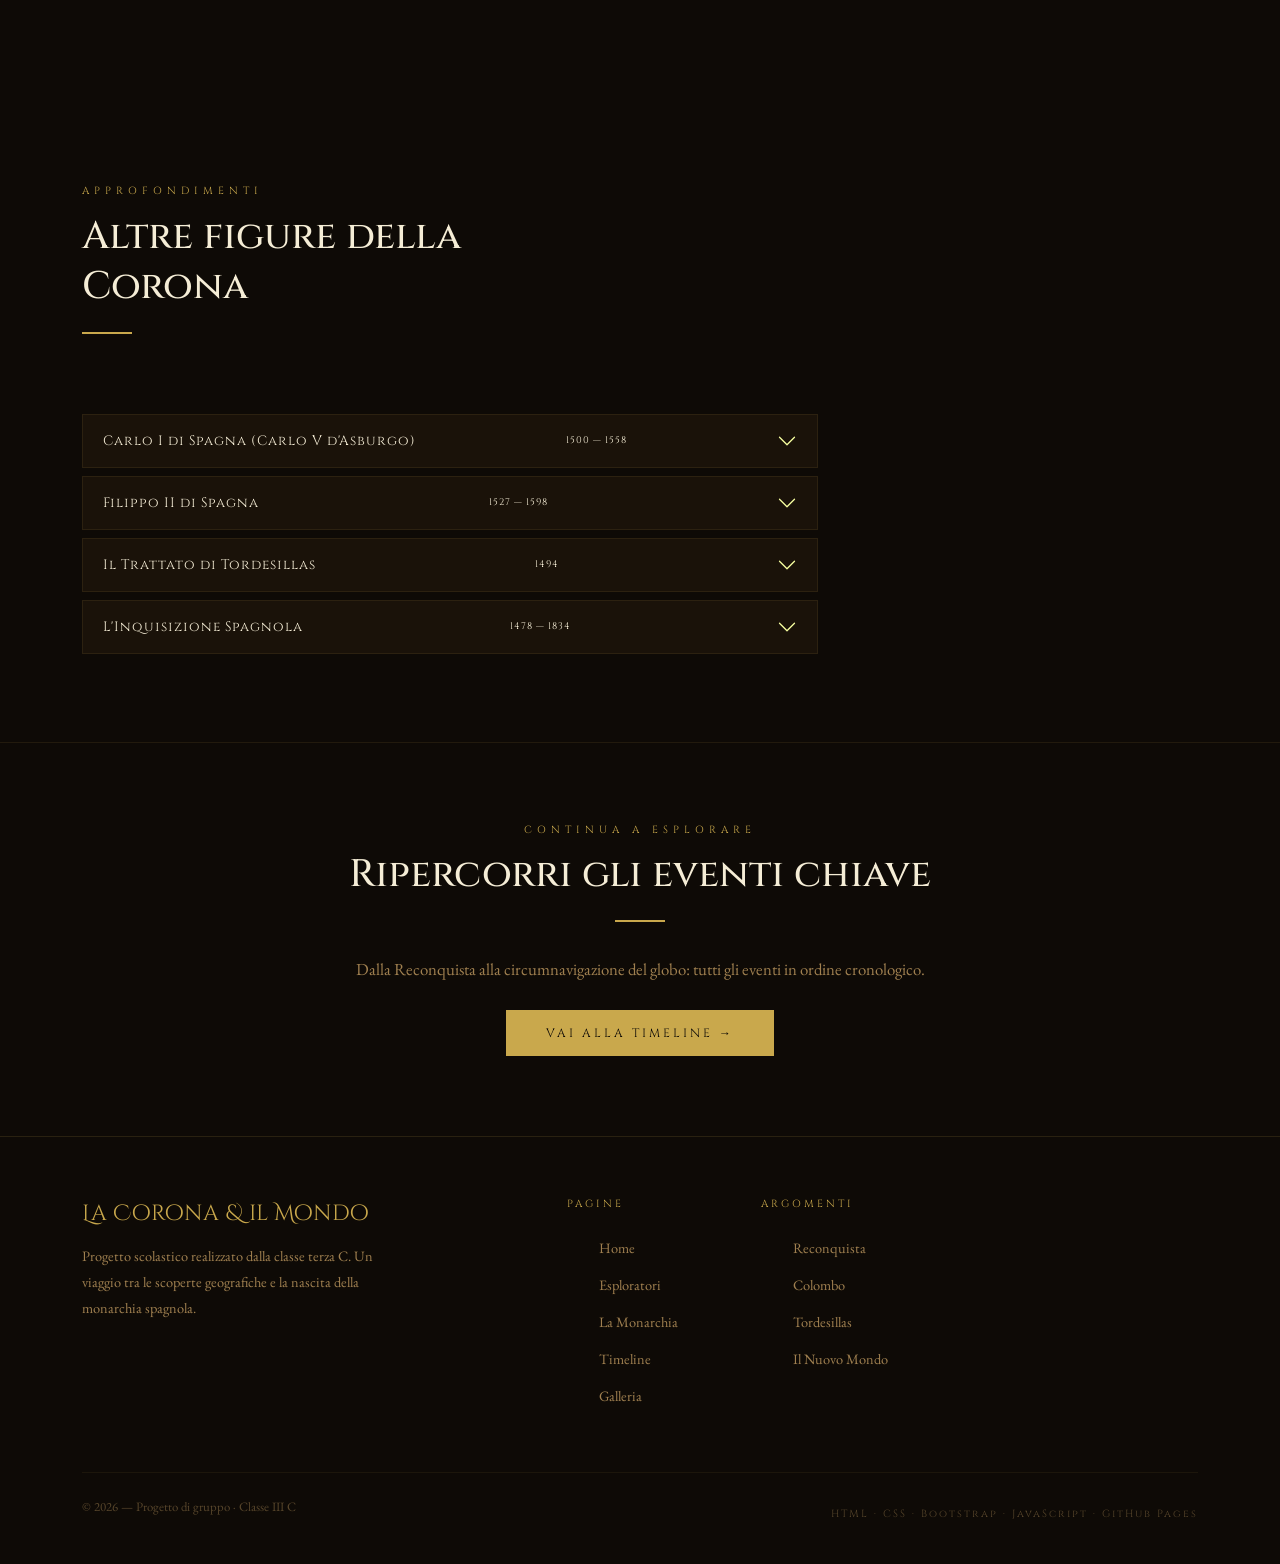
<file: monarchia.html>
<!DOCTYPE html>
<html lang="it">
<head>
  <meta charset="UTF-8" />
  <meta name="viewport" content="width=device-width, initial-scale=1.0"/>
  <title>La Corona &amp; il Mondo — La Monarchia</title>
  <link href="https://cdn.jsdelivr.net/npm/bootstrap@5.3.3/dist/css/bootstrap.min.css" rel="stylesheet"/>
  <link href="https://fonts.googleapis.com/css2?family=Cinzel+Decorative:wght@400;700&family=Cinzel:wght@400;600&family=EB+Garamond:ital,wght@0,400;0,500;1,400&display=swap" rel="stylesheet"/>
  <link rel="stylesheet" href="style.css"/>
<base target="_blank">
<base target="_blank">
</head>
<body>

  <!-- NAVBAR -->
  <nav id="navbar">
    <a href="index.html" class="nav-logo">La Corona &amp; il Mondo</a>
    <button class="nav-toggle" id="navToggle" aria-label="Menu">
      <span></span><span></span><span></span>
    </button>
    <ul class="nav-links" id="navLinks">
      <li><a href="index.html">Home</a></li>
      <li><a href="esploratori.html">Esploratori</a></li>
      <li><a href="monarchia.html" class="active">La Monarchia</a></li>
      <li><a href="timeline.html">Timeline</a></li>
      <li><a href="galleria.html">Galleria</a></li>
    </ul>
  </nav>

  <!-- PAGE HEADER -->
  <section class="page-header">
    <div class="page-header-bg"></div>
    <div class="page-header-content container">
      <p class="section-label">I Re Cattolici</p>
      <h1 class="section-title" style="font-family:'Cinzel Decorative',serif; font-size:clamp(2rem,5vw,3.2rem);">
        La <span style="color:var(--gold)">Monarchia</span> Spagnola
      </h1>
      <div class="gold-line mx-auto"></div>
      <p class="section-body mx-auto text-center">
        Ferdinando d'Aragona e Isabella di Castiglia: i sovrani che unificarono la Spagna e aprirono le porte al Nuovo Mondo.
      </p>
    </div>
  </section>

  <!-- ═══════════════════════════════════
       ISABELLA DI CASTIGLIA
  ══════════════════════════════════════ -->
  <section class="explorer-section" id="isabella">
    <div class="container">
      <div class="row align-items-center g-5">

        <div class="col-lg-6 reveal">
          <p class="section-label">Madrigal de las Altas Torres, 1451 &mdash; Medina del Campo, 1504</p>
          <h2 class="section-title">Isabella I di Castiglia</h2>
          <div class="gold-line"></div>
          <p class="section-body">
            Erede di Castiglia, Isabella salì al trono nel 1474 dopo una guerra di successione. La sua determinazione politica e la sua fede incrollabile la resero una delle figure più influenti del suo tempo. Negoziò in prima persona il finanziamento delle spedizioni di Colombo, convinta che l'espansione oceanica fosse una missione divina.
          </p>
          <br>
          <p class="section-body">
            Sotto il suo regno nacque l'Inquisizione Spagnola (1478) e fu completata la Reconquista con la caduta di Granada nel 1492. Il suo testamento istituì le basi giuridiche per il trattamento dei popoli indigeni, anticipando il dibattito sulle leggi delle Indie.
          </p>

          <div class="row g-3 mt-4">
            <div class="col-4">
              <div class="mini-stat">
                <span class="mini-num">1474</span>
                <span class="mini-label">Inizio regno</span>
              </div>
            </div>
            <div class="col-4">
              <div class="mini-stat">
                <span class="mini-num">1492</span>
                <span class="mini-label">Granada liberata</span>
              </div>
            </div>
            <div class="col-4">
              <div class="mini-stat">
                <span class="mini-num">5</span>
                <span class="mini-label">Figli</span>
              </div>
            </div>
          </div>
        </div>

        <div class="col-lg-5 offset-lg-1 reveal">
          <div class="explorer-sidebar">
            <div class="sidebar-icon">&#128081;</div>
            <h3 class="sidebar-title">Tappe del regno</h3>
            <ul class="sidebar-list">
              <li><span class="sl-year">1469</span> Matrimonio con Ferdinando d'Aragona</li>
              <li><span class="sl-year">1474</span> Incoronazione a Regina di Castiglia</li>
              <li><span class="sl-year">1478</span> Istituzione dell'Inquisizione Spagnola</li>
              <li><span class="sl-year">1492</span> Caduta di Granada — fine Reconquista</li>
              <li><span class="sl-year">1492</span> Finanziamento del primo viaggio di Colombo</li>
              <li><span class="sl-year">1504</span> Morte a Medina del Campo</li>
            </ul>
            <div class="sidebar-quote">
              &ldquo;La fede senza le opere è morta; ma le opere senza la fede non portano a Dio.&rdquo;
            </div>
          </div>
        </div>

      </div>
    </div>
  </section>

  <!-- DIVISORE -->
  <div class="explorer-divider"><span>&#10022;</span></div>

  <!-- ═══════════════════════════════════
       FERDINANDO D'ARAGONA
  ══════════════════════════════════════ -->
  <section class="explorer-section" id="ferdinando">
    <div class="container">
      <div class="row align-items-center g-5">

        <div class="col-lg-5 reveal order-lg-1 order-2">
          <div class="explorer-sidebar">
            <div class="sidebar-icon">&#9876;</div>
            <h3 class="sidebar-title">Tappe del regno</h3>
            <ul class="sidebar-list">
              <li><span class="sl-year">1469</span> Matrimonio con Isabella di Castiglia</li>
              <li><span class="sl-year">1479</span> Incoronazione a Re d'Aragona</li>
              <li><span class="sl-year">1492</span> Conquista del regno di Granada</li>
              <li><span class="sl-year">1494</span> Trattato di Tordesillas con il Portogallo</li>
              <li><span class="sl-year">1504</span> Morte di Isabella; reggenza di Castiglia</li>
              <li><span class="sl-year">1516</span> Morte a Madrigalejo</li>
            </ul>
            <div class="sidebar-quote">
              &ldquo;Chi governa deve saper attendere: il tempo è il miglior consigliere.&rdquo;
            </div>
          </div>
        </div>

        <div class="col-lg-6 offset-lg-1 reveal order-lg-2 order-1">
          <p class="section-label">Sos del Rey Católico, 1452 &mdash; Madrigalejo, 1516</p>
          <h2 class="section-title">Ferdinando II d'Aragona</h2>
          <div class="gold-line"></div>
          <p class="section-body">
            Re d'Aragona dal 1479, Ferdinando fu l'architetto della politica estera spagnola. Abile diplomatico e stratega, il suo matrimonio con Isabella di Castiglia creò de facto la Spagna come nazione unita. Niccolò Machiavelli lo citò nel <em>Principe</em> come esempio del sovrano moderno capace di unire forza e astuzia.
          </p>
          <br>
          <p class="section-body">
            Ferdinando supervisionò la firma del Trattato di Tordesillas (1494), che divise il mondo tra Spagna e Portogallo. Dopo la morte di Isabella governò da solo la Castiglia come reggente, garantendo la continuità della Corona e l'ereditarietà degli immensi possedimenti d'oltremare.
          </p>

          <div class="row g-3 mt-4">
            <div class="col-4">
              <div class="mini-stat">
                <span class="mini-num">1479</span>
                <span class="mini-label">Inizio regno</span>
              </div>
            </div>
            <div class="col-4">
              <div class="mini-stat">
                <span class="mini-num">1494</span>
                <span class="mini-label">Tordesillas</span>
              </div>
            </div>
            <div class="col-4">
              <div class="mini-stat">
                <span class="mini-num">37</span>
                <span class="mini-label">Anni di regno</span>
              </div>
            </div>
          </div>
        </div>

      </div>
    </div>
  </section>

  <!-- DIVISORE -->
  <div class="explorer-divider"><span>&#10022;</span></div>

  <!-- ═══════════════════════════════════
       LA RECONQUISTA
  ══════════════════════════════════════ -->
  <section class="explorer-section" id="reconquista">
    <div class="container">
      <div class="row mb-5">
        <div class="col-lg-6 reveal">
          <p class="section-label">711 &mdash; 1492</p>
          <h2 class="section-title">La Reconquista</h2>
          <div class="gold-line"></div>
        </div>
      </div>
      <div class="row g-5 align-items-start">
        <div class="col-lg-6 reveal">
          <p class="section-body">
            La Reconquista fu il lungo processo attraverso cui i regni cristiani della penisola iberica recuperarono i territori conquistati dai Mori a partire dall'invasione del 711. Durò quasi otto secoli, trasformando profondamente la cultura, la lingua e l'identità spagnola.
          </p>
          <br>
          <p class="section-body">
            Il suo completamento, con la caduta del sultanato di Granada il 2 gennaio 1492, fu il grande trionfo dei Re Cattolici. Solo pochi mesi dopo, la stessa energia militare e religiosa che aveva alimentato la Reconquista fu canalizzata nell'impresa di Colombo: la conquista del Nuovo Mondo.
          </p>
        </div>
        <div class="col-lg-5 offset-lg-1 reveal">
          <div class="explorer-sidebar">
            <div class="sidebar-icon">&#128301;</div>
            <h3 class="sidebar-title">Date fondamentali</h3>
            <ul class="sidebar-list">
              <li><span class="sl-year">711</span> Invasione islamica della penisola iberica</li>
              <li><span class="sl-year">722</span> Battaglia di Covadonga — inizio della resistenza</li>
              <li><span class="sl-year">1212</span> Battaglia di Las Navas de Tolosa — svolta decisiva</li>
              <li><span class="sl-year">1469</span> Unione di Castiglia e Aragona</li>
              <li><span class="sl-year">2 gen 1492</span> Caduta di Granada — fine della Reconquista</li>
            </ul>
          </div>
        </div>
      </div>
    </div>
  </section>

  <!-- SEZIONE CITAZIONE -->
  <section class="quote-section">
    <div class="container">
      <span class="quote-mark">&ldquo;</span>
      <p class="big-quote reveal">Con la grazia di Dio, questo regno è ora nostro. Non vi sarà più divisione nella terra di Spagna.</p>
      <p class="quote-source reveal">&mdash; Ferdinando d'Aragona, alla caduta di Granada, 2 gennaio 1492</p>
    </div>
  </section>

  <!-- ACCORDION: altri personaggi -->
  <section style="padding: 80px 0; position:relative; z-index:1;">
    <div class="container">
      <div class="row mb-5">
        <div class="col-lg-6 reveal">
          <p class="section-label">Approfondimenti</p>
          <h2 class="section-title">Altre figure della Corona</h2>
          <div class="gold-line"></div>
        </div>
      </div>
      <div class="row">
        <div class="col-lg-8 reveal">
          <div class="accordion accordion-flush" id="monarchiaExtra">

            <div class="accordion-item acc-custom">
              <h2 class="accordion-header">
                <button class="accordion-button acc-btn collapsed" type="button" data-bs-toggle="collapse" data-bs-target="#m1">
                  Carlo I di Spagna (Carlo V d'Asburgo) <span class="acc-year">1500 &mdash; 1558</span>
                </button>
              </h2>
              <div id="m1" class="accordion-collapse collapse" data-bs-parent="#monarchiaExtra">
                <div class="accordion-body acc-body">
                  Nipote di Ferdinando e Isabella, Carlo I divenne il primo re di una Spagna davvero unita, e nel 1519 fu eletto Imperatore del Sacro Romano Impero come Carlo V. Il suo regno vide l'espansione massima dell'impero spagnolo in America, con la conquista dell'Impero Azteco da parte di Cortés (1521) e dell'Impero Inca da parte di Pizarro (1533).
                </div>
              </div>
            </div>

            <div class="accordion-item acc-custom">
              <h2 class="accordion-header">
                <button class="accordion-button acc-btn collapsed" type="button" data-bs-toggle="collapse" data-bs-target="#m2">
                  Filippo II di Spagna <span class="acc-year">1527 &mdash; 1598</span>
                </button>
              </h2>
              <div id="m2" class="accordion-collapse collapse" data-bs-parent="#monarchiaExtra">
                <div class="accordion-body acc-body">
                  Figlio di Carlo V, Filippo II governò l'impero più vasto del suo tempo, che si estendeva dall'Europa all'America, alle Filippine. Sovrintese all'apogeo del potere spagnolo e alla tragica sconfitta dell'Invincibile Armada contro l'Inghilterra nel 1588. La sua capitale, Madrid, divenne il centro politico d'Europa.
                </div>
              </div>
            </div>

            <div class="accordion-item acc-custom">
              <h2 class="accordion-header">
                <button class="accordion-button acc-btn collapsed" type="button" data-bs-toggle="collapse" data-bs-target="#m3">
                  Il Trattato di Tordesillas <span class="acc-year">1494</span>
                </button>
              </h2>
              <div id="m3" class="accordion-collapse collapse" data-bs-parent="#monarchiaExtra">
                <div class="accordion-body acc-body">
                  Firmato il 7 giugno 1494 tra Spagna e Portogallo, mediato da papa Alessandro VI, il trattato stabilì una linea di demarcazione a 370 leghe ad ovest delle isole di Capo Verde. Le terre a est andavano al Portogallo (incluso il Brasile, scoperto nel 1500), quelle a ovest alla Spagna. Fu il primo accordo internazionale a dividere il mondo tra due potenze coloniali.
                </div>
              </div>
            </div>

            <div class="accordion-item acc-custom">
              <h2 class="accordion-header">
                <button class="accordion-button acc-btn collapsed" type="button" data-bs-toggle="collapse" data-bs-target="#m4">
                  L'Inquisizione Spagnola <span class="acc-year">1478 &mdash; 1834</span>
                </button>
              </h2>
              <div id="m4" class="accordion-collapse collapse" data-bs-parent="#monarchiaExtra">
                <div class="accordion-body acc-body">
                  Istituita da Isabella e Ferdinando con bolla papale del 1478, l'Inquisizione Spagnola aveva lo scopo di verificare l'ortodossia dei convertiti dall'ebraismo e dall'islam. Fu uno strumento di controllo religioso e politico che durò formalmente fino al 1834. Il primo Grande Inquisitore, Tomás de Torquemada, divenne simbolo della sua ferocia.
                </div>
              </div>
            </div>

          </div>
        </div>
      </div>
    </div>
  </section>

  <!-- CALL TO ACTION -->
  <section style="padding: 80px 0; text-align:center; border-top: 1px solid rgba(201,168,76,0.1);">
    <div class="container reveal">
      <p class="section-label">Continua a esplorare</p>
      <h2 class="section-title">Ripercorri gli eventi chiave</h2>
      <div class="gold-line mx-auto"></div>
      <p class="section-body mx-auto text-center mb-4">
        Dalla Reconquista alla circumnavigazione del globo: tutti gli eventi in ordine cronologico.
      </p>
      <a href="timeline.html" class="btn-gold" style="opacity:1;">Vai alla Timeline &rarr;</a>
    </div>
  </section>

  <!-- FOOTER -->
  <footer>
    <div class="container">
      <div class="row g-5">
        <div class="col-lg-4">
          <div class="footer-logo">La Corona &amp; il Mondo</div>
          <p class="footer-desc">Progetto scolastico realizzato dalla classe terza C. Un viaggio tra le scoperte geografiche e la nascita della monarchia spagnola.</p>
        </div>
        <div class="col-lg-2 offset-lg-1">
          <p class="footer-heading">Pagine</p>
          <ul class="footer-links">
            <li><a href="index.html">Home</a></li>
            <li><a href="esploratori.html">Esploratori</a></li>
            <li><a href="monarchia.html">La Monarchia</a></li>
            <li><a href="timeline.html">Timeline</a></li>
            <li><a href="galleria.html">Galleria</a></li>
          </ul>
        </div>
        <div class="col-lg-2">
          <p class="footer-heading">Argomenti</p>
          <ul class="footer-links">
            <li><a href="#">Reconquista</a></li>
            <li><a href="#">Colombo</a></li>
            <li><a href="#">Tordesillas</a></li>
            <li><a href="#">Il Nuovo Mondo</a></li>
          </ul>
        </div>
      </div>
      <div class="footer-bottom">
        <p>&copy; 2026 &mdash; Progetto di gruppo &middot; Classe III C</p>
        <span class="group-names">HTML &middot; CSS &middot; Bootstrap &middot; JavaScript &middot; GitHub Pages</span>
      </div>
    </div>
  </footer>

  <button id="backToTop" aria-label="Torna su">&uarr;</button>

  <!-- MUSIC PLAYER -->
  <div id="musicPlayer">
    <span class="mp-bubble-icon" aria-hidden="true">&#9836;</span>
    <div class="player-panel">
      <div class="player-header">
        <span class="player-label"><span id="playerDot"></span>Now Playing</span>
        <button class="player-close-btn" id="playerCloseBtn" aria-label="Chiudi player">&#10005;</button>
      </div>
      <div class="player-track">Colonna sonora</div>
      <div class="player-track-sub">Colonna sonora del sito</div>
      <div class="player-wave" id="playerWave">
        <div class="wave-bar"></div><div class="wave-bar"></div>
        <div class="wave-bar"></div><div class="wave-bar"></div>
        <div class="wave-bar"></div><div class="wave-bar"></div>
        <div class="wave-bar"></div><div class="wave-bar"></div>
        <div class="wave-bar"></div><div class="wave-bar"></div>
        <div class="wave-bar"></div><div class="wave-bar"></div>
      </div>
      <div class="player-progress-wrap" id="progressWrap">
        <div class="player-progress-fill" id="progressFill"></div>
      </div>
      <div class="player-time">
        <span id="timeCurrent">0:00</span>
        <span id="timeTotal">0:00</span>
      </div>
      <div class="player-controls">
        <button class="player-btn play-btn" id="playBtn" aria-label="Play/Pausa">&#9654;</button>
        <div class="player-volume">
          <span class="player-vol-icon">&#128266;</span>
          <input type="range" class="volume-slider" id="volumeSlider" min="0" max="1" step="0.01" value="0.7">
        </div>
      </div>
    </div>
  </div>  </div>

  <audio id="bgMusic" loop>
    <source src="audio/Lil Uzi Vert- 20 Min (Instrumental).mp3" type="audio/mpeg">
  </audio>

  <script src="https://cdn.jsdelivr.net/npm/bootstrap@5.3.3/dist/js/bootstrap.bundle.min.js"></script>
  <script src="script.js"></script>
</body>
</html>
</file>
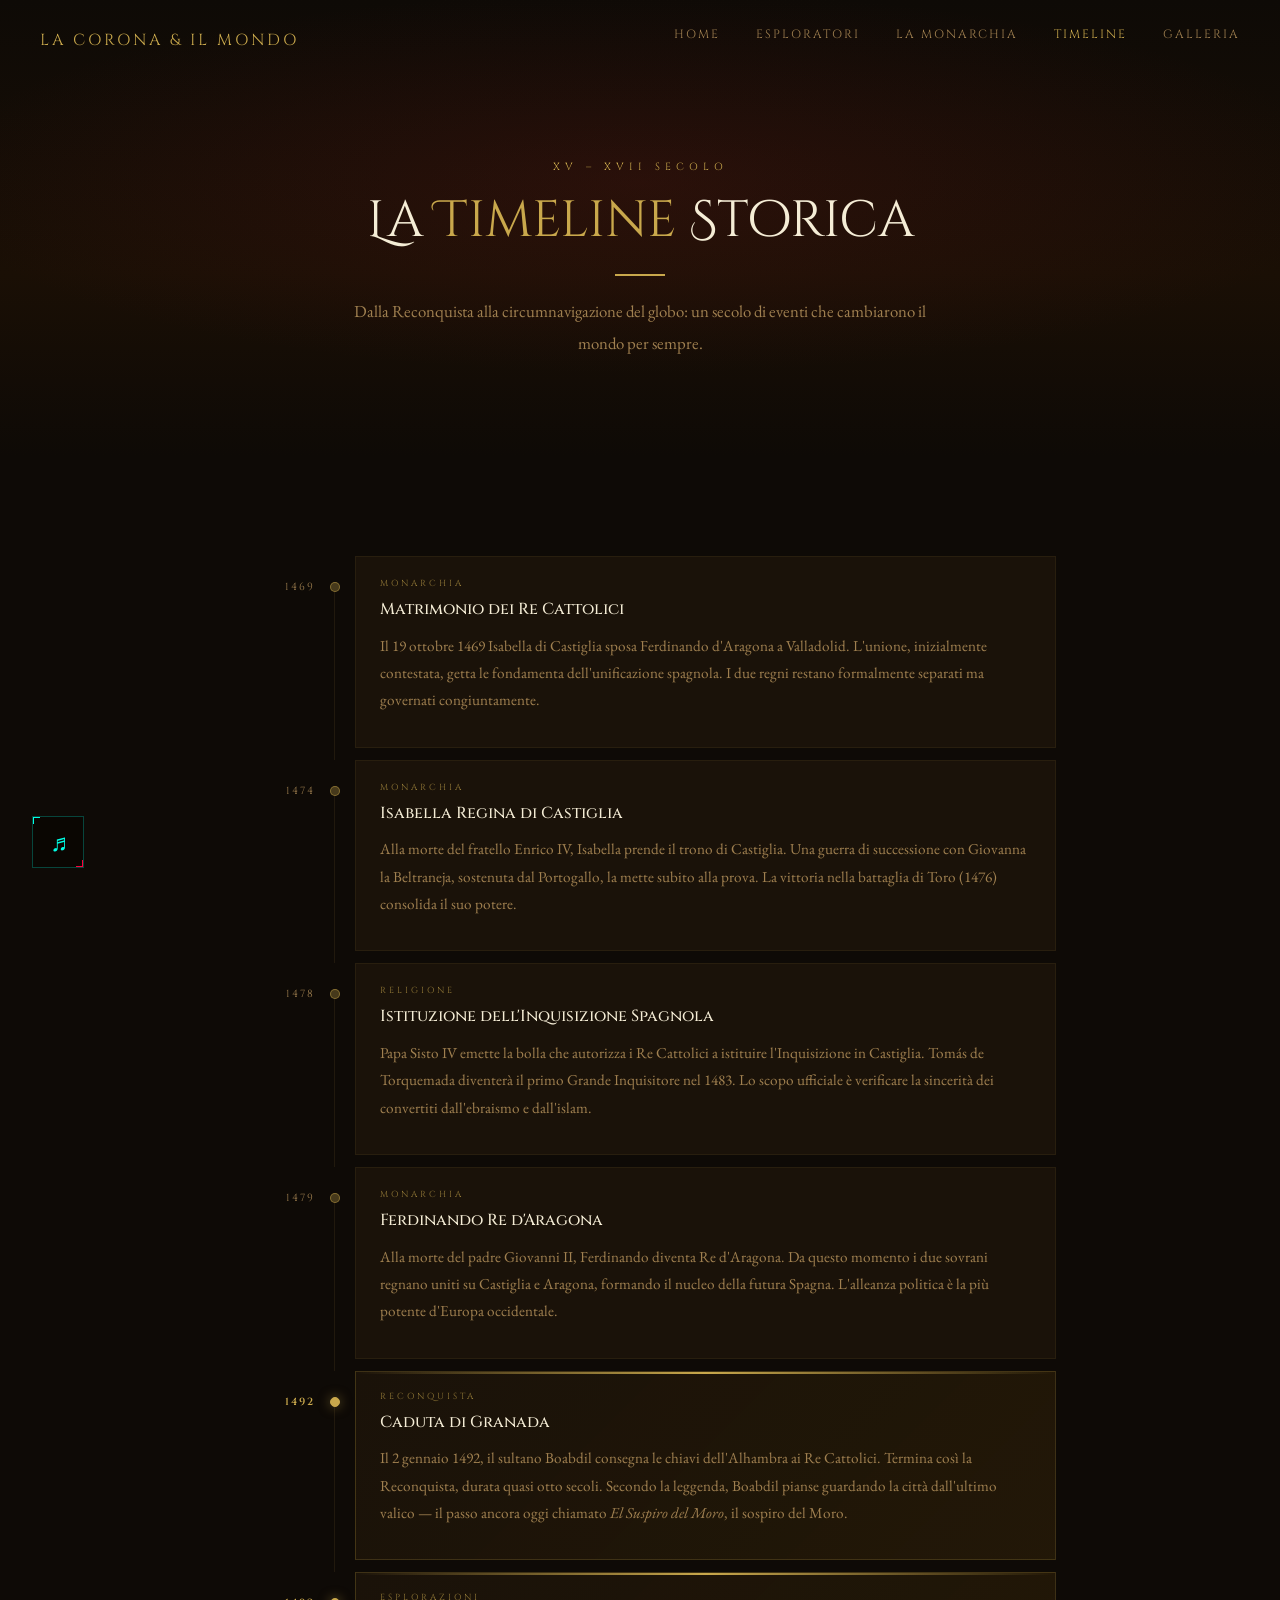
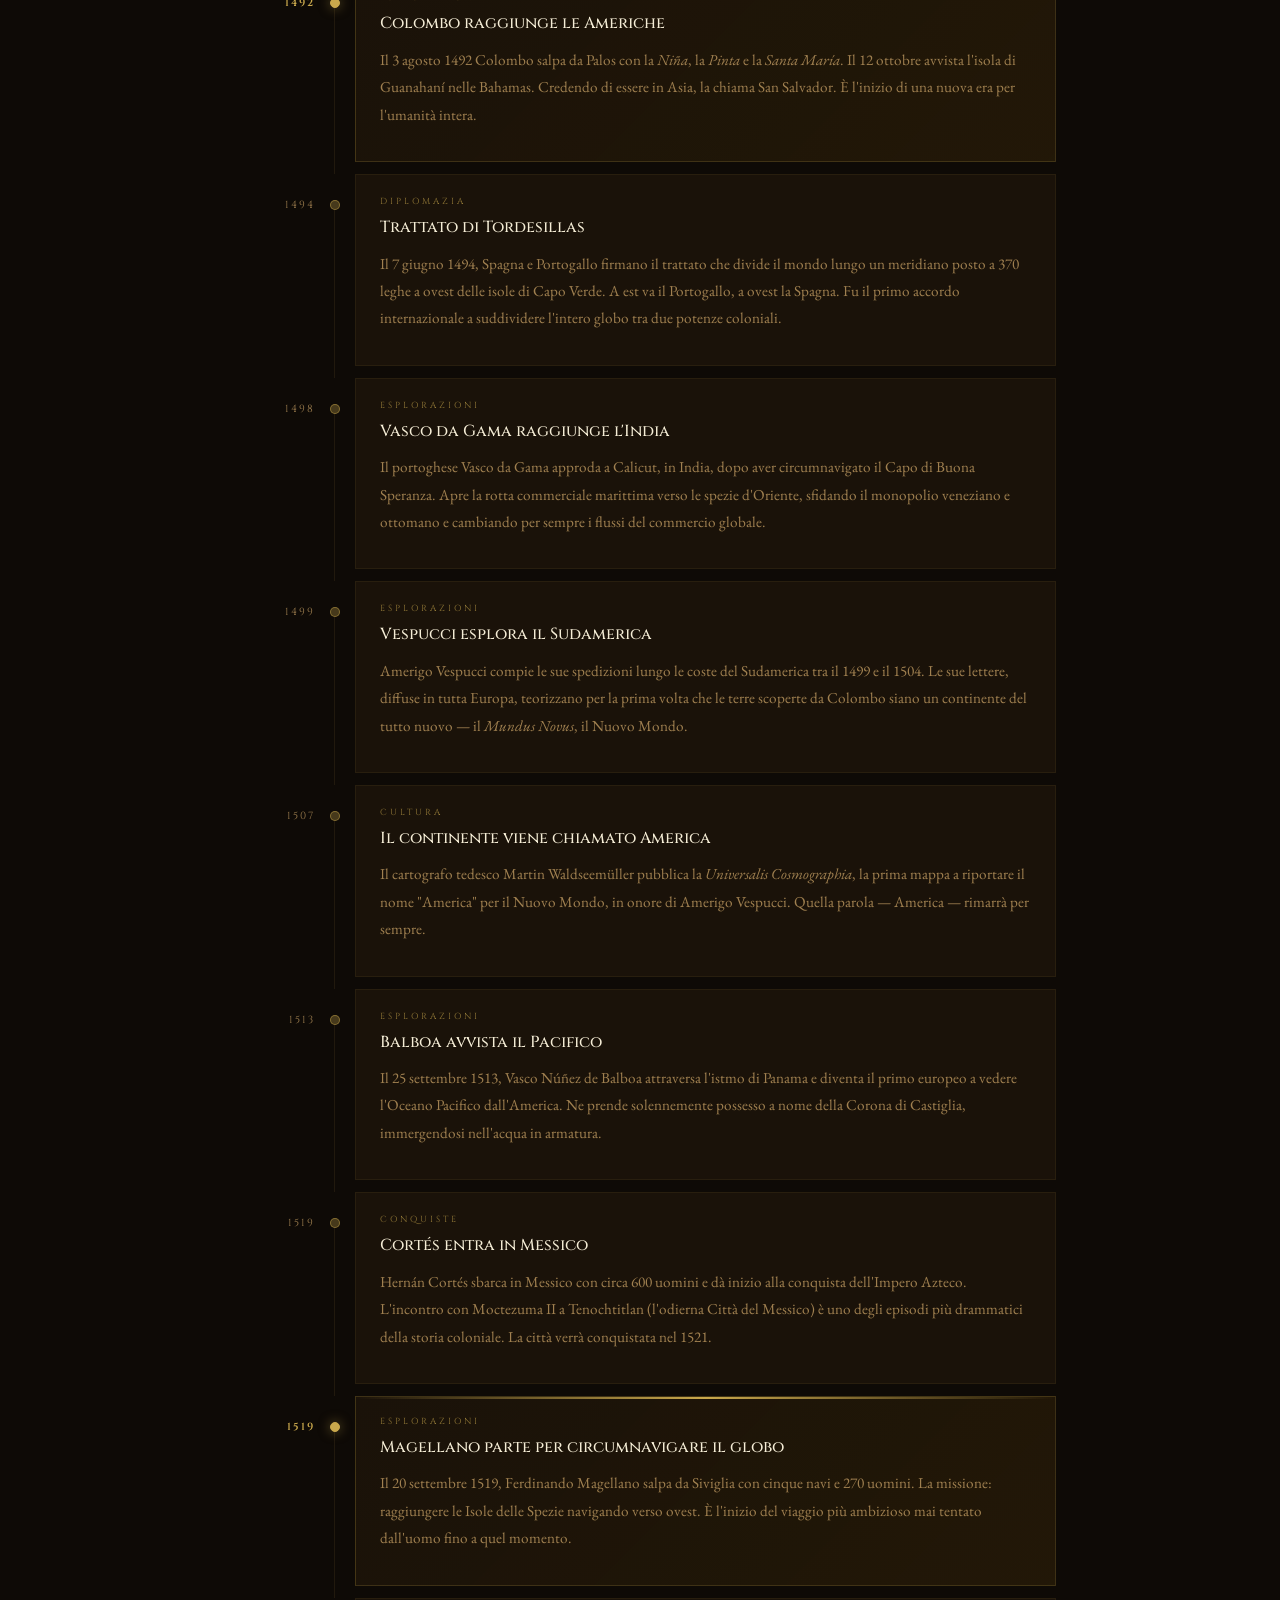
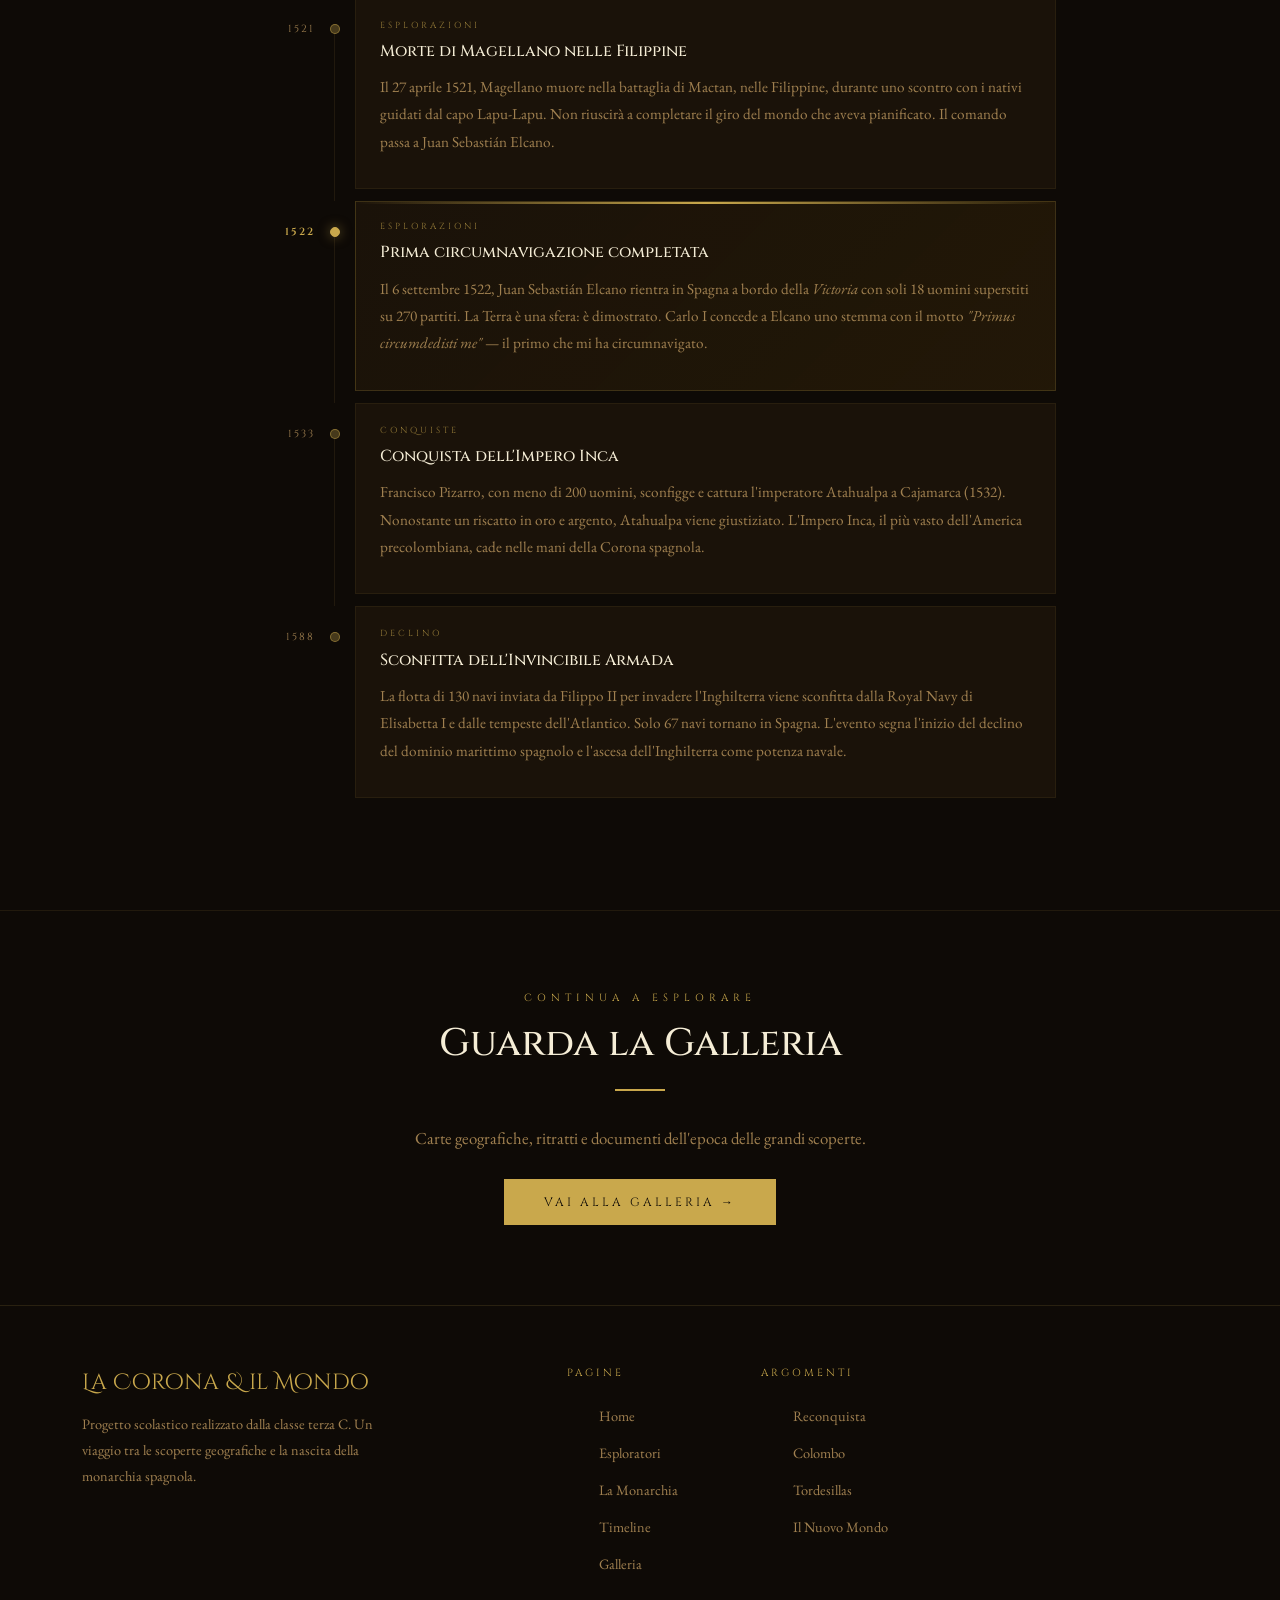
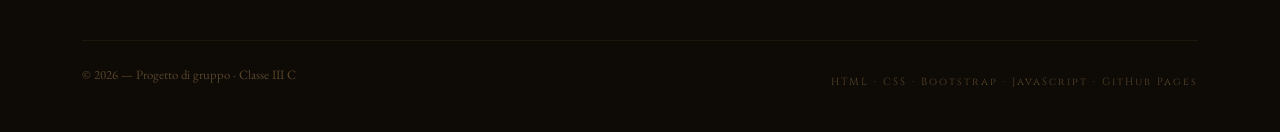
<file: timeline.html>
<!DOCTYPE html>
<html lang="it">
<head>
  <meta charset="UTF-8" />
  <meta name="viewport" content="width=device-width, initial-scale=1.0"/>
  <title>La Corona &amp; il Mondo — Timeline</title>
  <link href="https://cdn.jsdelivr.net/npm/bootstrap@5.3.3/dist/css/bootstrap.min.css" rel="stylesheet"/>
  <link href="https://fonts.googleapis.com/css2?family=Cinzel+Decorative:wght@400;700&family=Cinzel:wght@400;600&family=EB+Garamond:ital,wght@0,400;0,500;1,400&display=swap" rel="stylesheet"/>
  <link rel="stylesheet" href="style.css"/>
<base target="_blank">
</head>
<body>

  <!-- NAVBAR -->
  <nav id="navbar">
    <a href="index.html" class="nav-logo">La Corona &amp; il Mondo</a>
    <button class="nav-toggle" id="navToggle" aria-label="Menu">
      <span></span><span></span><span></span>
    </button>
    <ul class="nav-links" id="navLinks">
      <li><a href="index.html">Home</a></li>
      <li><a href="esploratori.html">Esploratori</a></li>
      <li><a href="monarchia.html">La Monarchia</a></li>
      <li><a href="timeline.html" class="active">Timeline</a></li>
      <li><a href="galleria.html">Galleria</a></li>
    </ul>
  </nav>

  <!-- PAGE HEADER -->
  <section class="page-header">
    <div class="page-header-bg"></div>
    <div class="page-header-content container">
      <p class="section-label">XV &ndash; XVII Secolo</p>
      <h1 class="section-title" style="font-family:'Cinzel Decorative',serif; font-size:clamp(2rem,5vw,3.2rem);">
        La <span style="color:var(--gold)">Timeline</span> Storica
      </h1>
      <div class="gold-line mx-auto"></div>
      <p class="section-body mx-auto text-center">
        Dalla Reconquista alla circumnavigazione del globo: un secolo di eventi che cambiarono il mondo per sempre.
      </p>
    </div>
  </section>

  <!-- TIMELINE COMPLETA -->
  <section style="padding: 100px 0; position: relative; z-index: 1;">
    <div class="container">
      <div class="row justify-content-center">
        <div class="col-lg-9">

          <!-- 1469 -->
          <div class="tl-item reveal">
            <div class="tl-year-col">
              <span class="tl-year-badge">1469</span>
            </div>
            <div class="tl-connector">
              <div class="tl-dot"></div>
              <div class="tl-line"></div>
            </div>
            <div class="tl-card">
              <span class="tl-category">Monarchia</span>
              <h3 class="tl-title">Matrimonio dei Re Cattolici</h3>
              <p class="tl-body">Il 19 ottobre 1469 Isabella di Castiglia sposa Ferdinando d'Aragona a Valladolid. L'unione, inizialmente contestata, getta le fondamenta dell'unificazione spagnola. I due regni restano formalmente separati ma governati congiuntamente.</p>
            </div>
          </div>

          <!-- 1474 -->
          <div class="tl-item reveal">
            <div class="tl-year-col">
              <span class="tl-year-badge">1474</span>
            </div>
            <div class="tl-connector">
              <div class="tl-dot"></div>
              <div class="tl-line"></div>
            </div>
            <div class="tl-card">
              <span class="tl-category">Monarchia</span>
              <h3 class="tl-title">Isabella Regina di Castiglia</h3>
              <p class="tl-body">Alla morte del fratello Enrico IV, Isabella prende il trono di Castiglia. Una guerra di successione con Giovanna la Beltraneja, sostenuta dal Portogallo, la mette subito alla prova. La vittoria nella battaglia di Toro (1476) consolida il suo potere.</p>
            </div>
          </div>

          <!-- 1478 -->
          <div class="tl-item reveal">
            <div class="tl-year-col">
              <span class="tl-year-badge">1478</span>
            </div>
            <div class="tl-connector">
              <div class="tl-dot"></div>
              <div class="tl-line"></div>
            </div>
            <div class="tl-card">
              <span class="tl-category">Religione</span>
              <h3 class="tl-title">Istituzione dell'Inquisizione Spagnola</h3>
              <p class="tl-body">Papa Sisto IV emette la bolla che autorizza i Re Cattolici a istituire l'Inquisizione in Castiglia. Tomás de Torquemada diventerà il primo Grande Inquisitore nel 1483. Lo scopo ufficiale è verificare la sincerità dei convertiti dall'ebraismo e dall'islam.</p>
            </div>
          </div>

          <!-- 1479 -->
          <div class="tl-item reveal">
            <div class="tl-year-col">
              <span class="tl-year-badge">1479</span>
            </div>
            <div class="tl-connector">
              <div class="tl-dot"></div>
              <div class="tl-line"></div>
            </div>
            <div class="tl-card">
              <span class="tl-category">Monarchia</span>
              <h3 class="tl-title">Ferdinando Re d'Aragona</h3>
              <p class="tl-body">Alla morte del padre Giovanni II, Ferdinando diventa Re d'Aragona. Da questo momento i due sovrani regnano uniti su Castiglia e Aragona, formando il nucleo della futura Spagna. L'alleanza politica è la più potente d'Europa occidentale.</p>
            </div>
          </div>

          <!-- 1492 — Granada -->
          <div class="tl-item tl-item--gold reveal">
            <div class="tl-year-col">
              <span class="tl-year-badge tl-year-badge--gold">1492</span>
            </div>
            <div class="tl-connector">
              <div class="tl-dot tl-dot--gold"></div>
              <div class="tl-line"></div>
            </div>
            <div class="tl-card tl-card--gold">
              <span class="tl-category">Reconquista</span>
              <h3 class="tl-title">Caduta di Granada</h3>
              <p class="tl-body">Il 2 gennaio 1492, il sultano Boabdil consegna le chiavi dell'Alhambra ai Re Cattolici. Termina così la Reconquista, durata quasi otto secoli. Secondo la leggenda, Boabdil pianse guardando la città dall'ultimo valico — il passo ancora oggi chiamato <em>El Suspiro del Moro</em>, il sospiro del Moro.</p>
            </div>
          </div>

          <!-- 1492 — Colombo -->
          <div class="tl-item tl-item--gold reveal">
            <div class="tl-year-col">
              <span class="tl-year-badge tl-year-badge--gold">1492</span>
            </div>
            <div class="tl-connector">
              <div class="tl-dot tl-dot--gold"></div>
              <div class="tl-line"></div>
            </div>
            <div class="tl-card tl-card--gold">
              <span class="tl-category">Esplorazioni</span>
              <h3 class="tl-title">Colombo raggiunge le Americhe</h3>
              <p class="tl-body">Il 3 agosto 1492 Colombo salpa da Palos con la <em>Niña</em>, la <em>Pinta</em> e la <em>Santa María</em>. Il 12 ottobre avvista l'isola di Guanahaní nelle Bahamas. Credendo di essere in Asia, la chiama San Salvador. È l'inizio di una nuova era per l'umanità intera.</p>
            </div>
          </div>

          <!-- 1494 -->
          <div class="tl-item reveal">
            <div class="tl-year-col">
              <span class="tl-year-badge">1494</span>
            </div>
            <div class="tl-connector">
              <div class="tl-dot"></div>
              <div class="tl-line"></div>
            </div>
            <div class="tl-card">
              <span class="tl-category">Diplomazia</span>
              <h3 class="tl-title">Trattato di Tordesillas</h3>
              <p class="tl-body">Il 7 giugno 1494, Spagna e Portogallo firmano il trattato che divide il mondo lungo un meridiano posto a 370 leghe a ovest delle isole di Capo Verde. A est va il Portogallo, a ovest la Spagna. Fu il primo accordo internazionale a suddividere l'intero globo tra due potenze coloniali.</p>
            </div>
          </div>

          <!-- 1498 -->
          <div class="tl-item reveal">
            <div class="tl-year-col">
              <span class="tl-year-badge">1498</span>
            </div>
            <div class="tl-connector">
              <div class="tl-dot"></div>
              <div class="tl-line"></div>
            </div>
            <div class="tl-card">
              <span class="tl-category">Esplorazioni</span>
              <h3 class="tl-title">Vasco da Gama raggiunge l'India</h3>
              <p class="tl-body">Il portoghese Vasco da Gama approda a Calicut, in India, dopo aver circumnavigato il Capo di Buona Speranza. Apre la rotta commerciale marittima verso le spezie d'Oriente, sfidando il monopolio veneziano e ottomano e cambiando per sempre i flussi del commercio globale.</p>
            </div>
          </div>

          <!-- 1499-1502 -->
          <div class="tl-item reveal">
            <div class="tl-year-col">
              <span class="tl-year-badge">1499</span>
            </div>
            <div class="tl-connector">
              <div class="tl-dot"></div>
              <div class="tl-line"></div>
            </div>
            <div class="tl-card">
              <span class="tl-category">Esplorazioni</span>
              <h3 class="tl-title">Vespucci esplora il Sudamerica</h3>
              <p class="tl-body">Amerigo Vespucci compie le sue spedizioni lungo le coste del Sudamerica tra il 1499 e il 1504. Le sue lettere, diffuse in tutta Europa, teorizzano per la prima volta che le terre scoperte da Colombo siano un continente del tutto nuovo — il <em>Mundus Novus</em>, il Nuovo Mondo.</p>
            </div>
          </div>

          <!-- 1507 -->
          <div class="tl-item reveal">
            <div class="tl-year-col">
              <span class="tl-year-badge">1507</span>
            </div>
            <div class="tl-connector">
              <div class="tl-dot"></div>
              <div class="tl-line"></div>
            </div>
            <div class="tl-card">
              <span class="tl-category">Cultura</span>
              <h3 class="tl-title">Il continente viene chiamato America</h3>
              <p class="tl-body">Il cartografo tedesco Martin Waldseemüller pubblica la <em>Universalis Cosmographia</em>, la prima mappa a riportare il nome "America" per il Nuovo Mondo, in onore di Amerigo Vespucci. Quella parola — America — rimarrà per sempre.</p>
            </div>
          </div>

          <!-- 1513 -->
          <div class="tl-item reveal">
            <div class="tl-year-col">
              <span class="tl-year-badge">1513</span>
            </div>
            <div class="tl-connector">
              <div class="tl-dot"></div>
              <div class="tl-line"></div>
            </div>
            <div class="tl-card">
              <span class="tl-category">Esplorazioni</span>
              <h3 class="tl-title">Balboa avvista il Pacifico</h3>
              <p class="tl-body">Il 25 settembre 1513, Vasco Núñez de Balboa attraversa l'istmo di Panama e diventa il primo europeo a vedere l'Oceano Pacifico dall'America. Ne prende solennemente possesso a nome della Corona di Castiglia, immergendosi nell'acqua in armatura.</p>
            </div>
          </div>

          <!-- 1519 — Cortés -->
          <div class="tl-item reveal">
            <div class="tl-year-col">
              <span class="tl-year-badge">1519</span>
            </div>
            <div class="tl-connector">
              <div class="tl-dot"></div>
              <div class="tl-line"></div>
            </div>
            <div class="tl-card">
              <span class="tl-category">Conquiste</span>
              <h3 class="tl-title">Cortés entra in Messico</h3>
              <p class="tl-body">Hernán Cortés sbarca in Messico con circa 600 uomini e dà inizio alla conquista dell'Impero Azteco. L'incontro con Moctezuma II a Tenochtitlan (l'odierna Città del Messico) è uno degli episodi più drammatici della storia coloniale. La città verrà conquistata nel 1521.</p>
            </div>
          </div>

          <!-- 1519 — Magellano -->
          <div class="tl-item tl-item--gold reveal">
            <div class="tl-year-col">
              <span class="tl-year-badge tl-year-badge--gold">1519</span>
            </div>
            <div class="tl-connector">
              <div class="tl-dot tl-dot--gold"></div>
              <div class="tl-line"></div>
            </div>
            <div class="tl-card tl-card--gold">
              <span class="tl-category">Esplorazioni</span>
              <h3 class="tl-title">Magellano parte per circumnavigare il globo</h3>
              <p class="tl-body">Il 20 settembre 1519, Ferdinando Magellano salpa da Siviglia con cinque navi e 270 uomini. La missione: raggiungere le Isole delle Spezie navigando verso ovest. È l'inizio del viaggio più ambizioso mai tentato dall'uomo fino a quel momento.</p>
            </div>
          </div>

          <!-- 1521 -->
          <div class="tl-item reveal">
            <div class="tl-year-col">
              <span class="tl-year-badge">1521</span>
            </div>
            <div class="tl-connector">
              <div class="tl-dot"></div>
              <div class="tl-line"></div>
            </div>
            <div class="tl-card">
              <span class="tl-category">Esplorazioni</span>
              <h3 class="tl-title">Morte di Magellano nelle Filippine</h3>
              <p class="tl-body">Il 27 aprile 1521, Magellano muore nella battaglia di Mactan, nelle Filippine, durante uno scontro con i nativi guidati dal capo Lapu-Lapu. Non riuscirà a completare il giro del mondo che aveva pianificato. Il comando passa a Juan Sebastián Elcano.</p>
            </div>
          </div>

          <!-- 1522 -->
          <div class="tl-item tl-item--gold reveal">
            <div class="tl-year-col">
              <span class="tl-year-badge tl-year-badge--gold">1522</span>
            </div>
            <div class="tl-connector">
              <div class="tl-dot tl-dot--gold"></div>
              <div class="tl-line"></div>
            </div>
            <div class="tl-card tl-card--gold">
              <span class="tl-category">Esplorazioni</span>
              <h3 class="tl-title">Prima circumnavigazione completata</h3>
              <p class="tl-body">Il 6 settembre 1522, Juan Sebastián Elcano rientra in Spagna a bordo della <em>Victoria</em> con soli 18 uomini superstiti su 270 partiti. La Terra è una sfera: è dimostrato. Carlo I concede a Elcano uno stemma con il motto <em>"Primus circumdedisti me"</em> — il primo che mi ha circumnavigato.</p>
            </div>
          </div>

          <!-- 1533 -->
          <div class="tl-item reveal">
            <div class="tl-year-col">
              <span class="tl-year-badge">1533</span>
            </div>
            <div class="tl-connector">
              <div class="tl-dot"></div>
              <div class="tl-line"></div>
            </div>
            <div class="tl-card">
              <span class="tl-category">Conquiste</span>
              <h3 class="tl-title">Conquista dell'Impero Inca</h3>
              <p class="tl-body">Francisco Pizarro, con meno di 200 uomini, sconfigge e cattura l'imperatore Atahualpa a Cajamarca (1532). Nonostante un riscatto in oro e argento, Atahualpa viene giustiziato. L'Impero Inca, il più vasto dell'America precolombiana, cade nelle mani della Corona spagnola.</p>
            </div>
          </div>

          <!-- 1588 -->
          <div class="tl-item reveal">
            <div class="tl-year-col">
              <span class="tl-year-badge">1588</span>
            </div>
            <div class="tl-connector">
              <div class="tl-dot"></div>
            </div>
            <div class="tl-card">
              <span class="tl-category">Declino</span>
              <h3 class="tl-title">Sconfitta dell'Invincibile Armada</h3>
              <p class="tl-body">La flotta di 130 navi inviata da Filippo II per invadere l'Inghilterra viene sconfitta dalla Royal Navy di Elisabetta I e dalle tempeste dell'Atlantico. Solo 67 navi tornano in Spagna. L'evento segna l'inizio del declino del dominio marittimo spagnolo e l'ascesa dell'Inghilterra come potenza navale.</p>
            </div>
          </div>

        </div>
      </div>
    </div>
  </section>

  <!-- CALL TO ACTION -->
  <section style="padding: 80px 0; text-align:center; border-top: 1px solid rgba(201,168,76,0.1);">
    <div class="container reveal">
      <p class="section-label">Continua a esplorare</p>
      <h2 class="section-title">Guarda la Galleria</h2>
      <div class="gold-line mx-auto"></div>
      <p class="section-body mx-auto text-center mb-4">
        Carte geografiche, ritratti e documenti dell'epoca delle grandi scoperte.
      </p>
      <a href="galleria.html" class="btn-gold" style="opacity:1;">Vai alla Galleria &rarr;</a>
    </div>
  </section>

  <!-- FOOTER -->
  <footer>
    <div class="container">
      <div class="row g-5">
        <div class="col-lg-4">
          <div class="footer-logo">La Corona &amp; il Mondo</div>
          <p class="footer-desc">Progetto scolastico realizzato dalla classe terza C. Un viaggio tra le scoperte geografiche e la nascita della monarchia spagnola.</p>
        </div>
        <div class="col-lg-2 offset-lg-1">
          <p class="footer-heading">Pagine</p>
          <ul class="footer-links">
            <li><a href="index.html">Home</a></li>
            <li><a href="esploratori.html">Esploratori</a></li>
            <li><a href="monarchia.html">La Monarchia</a></li>
            <li><a href="timeline.html">Timeline</a></li>
            <li><a href="galleria.html">Galleria</a></li>
          </ul>
        </div>
        <div class="col-lg-2">
          <p class="footer-heading">Argomenti</p>
          <ul class="footer-links">
            <li><a href="#">Reconquista</a></li>
            <li><a href="#">Colombo</a></li>
            <li><a href="#">Tordesillas</a></li>
            <li><a href="#">Il Nuovo Mondo</a></li>
          </ul>
        </div>
      </div>
      <div class="footer-bottom">
        <p>&copy; 2026 &mdash; Progetto di gruppo &middot; Classe III C</p>
        <span class="group-names">HTML &middot; CSS &middot; Bootstrap &middot; JavaScript &middot; GitHub Pages</span>
      </div>
    </div>
  </footer>

  <button id="backToTop" aria-label="Torna su">&uarr;</button>

  <!-- MUSIC PLAYER -->
  <div id="musicPlayer">
    <span class="mp-bubble-icon" aria-hidden="true">&#9836;</span>
    <div class="player-panel">
      <div class="player-header">
        <span class="player-label"><span id="playerDot"></span>Now Playing</span>
        <button class="player-close-btn" id="playerCloseBtn" aria-label="Chiudi player">&#10005;</button>
      </div>
      <div class="player-track">Colonna sonora</div>
      <div class="player-track-sub">Colonna sonora del sito</div>
      <div class="player-wave" id="playerWave">
        <div class="wave-bar"></div><div class="wave-bar"></div>
        <div class="wave-bar"></div><div class="wave-bar"></div>
        <div class="wave-bar"></div><div class="wave-bar"></div>
        <div class="wave-bar"></div><div class="wave-bar"></div>
        <div class="wave-bar"></div><div class="wave-bar"></div>
        <div class="wave-bar"></div><div class="wave-bar"></div>
      </div>
      <div class="player-progress-wrap" id="progressWrap">
        <div class="player-progress-fill" id="progressFill"></div>
      </div>
      <div class="player-time">
        <span id="timeCurrent">0:00</span>
        <span id="timeTotal">0:00</span>
      </div>
      <div class="player-controls">
        <button class="player-btn play-btn" id="playBtn" aria-label="Play/Pausa">&#9654;</button>
        <div class="player-volume">
          <span class="player-vol-icon">&#128266;</span>
          <input type="range" class="volume-slider" id="volumeSlider" min="0" max="1" step="0.01" value="0.7">
        </div>
      </div>
    </div>
  </div>

  <audio id="bgMusic" loop>
    <source src="audio/Lil Uzi Vert- 20 Min (Instrumental).mp3" type="audio/mpeg">
  </audio>

  <script src="https://cdn.jsdelivr.net/npm/bootstrap@5.3.3/dist/js/bootstrap.bundle.min.js"></script>
  <script src="script.js"></script>
</body>
</html>
</file>
<file: style.css>
:root {  /* Definizione variabili CSS globali per colori e palette glitch */
  --gold:       #C9A84C;  /* Oro principale per elementi dorati */
  --gold-light: #E8C96A;  /* Oro chiaro per stati hover */
  --deep-red:   #7A1C1C;  /* Rosso scuro per sfondi/gradienti */
  --dark-bg:    #0E0A06;  /* Sfondo scuro quasi nero */
  --dark-card:  #1A1209;  /* Sfondo scuro per card/componenti */
  --parchment:  #F5EDD6;  /* Colore pergamena per testi principali */
  --text-light: #EDE0C4;  /* Colore testo chiaro */
  --text-muted: #A08050;  /* Colore testo attenuato/secondario */
  /* Glitch palette */
  --glitch-cyan:    #00FFE5;  /* Ciano per effetti glitch */
  --glitch-magenta: #FF003C;  /* Magenta per effetti glitch */
  --glitch-yellow:  #FFE600;  /* Giallo per effetti glitch */
}

/* ─── RESET & BASE ─── */
*, *::before, *::after { margin: 0; padding: 0; box-sizing: border-box; }  /* Reset universale */

body {  /* Stile base body: sfondo scuro, font serif, nessuno scroll orizzontale */
  background-color: var(--dark-bg);  /* Sfondo con colore scuro definito in :root */
  color: var(--text-light);  /* Colore testo chiaro */
  font-family: 'EB Garamond', serif;  /* Font serif elegante per testi */
  font-size: 18px;  /* Dimensione base font 18px */
  overflow-x: hidden;  /* Nasconde scroll orizzontale */
}

body::before {  /* Overlay SVG con rumore frattale per effetto texture carta antica */
  content: '';  /* Pseudo-elemento vuoto necessario */
  position: fixed;  /* Posizione fissa rispetto alla viewport */
  inset: 0;  /* Copre tutto lo schermo (top/right/bottom/left: 0) */
  background-image: url("data:image/svg+xml,...");  /* SVG inline con filtro feTurbulence per rumore frattale */
  pointer-events: none;  /* Non intercetta click del mouse */
  z-index: 0;  /* Livello più basso dello stacking */
  opacity: 0.4;  /* Trasparenza al 40% */
}

/* ─── TYPOGRAPHY HELPERS ─── */
.section-label {  /* Etichetta sezione: font decorativo, colore oro, maiuscolo */
  font-family: 'Cinzel', serif;  /* Font decorativo Cinzel */
  font-size: 0.65rem;  /* Dimensione piccola per etichette */
  letter-spacing: 5px;  /* Spaziatura ampia tra lettere */
  color: var(--gold);  /* Colore oro */
  text-transform: uppercase;  /* Testo in maiuscolo */
  margin-bottom: 12px;  /* Margine inferiore */
}
.section-title {  /* Titolo sezione: dimensione responsive, colore pergamena */
  font-family: 'Cinzel', serif;  /* Font decorativo Cinzel */
  font-size: clamp(1.6rem, 3.5vw, 2.4rem);  /* Dimensione responsive tra min e max */
  color: var(--parchment);  /* Colore pergamena */
  margin-bottom: 20px;  /* Margine inferiore */
  line-height: 1.3;  /* Interlinea compatta */
}
.section-body {  /* Corpo testo: leggibile, colore attenuato, larghezza max */
  font-size: 1.05rem;  /* Leggermente più grande del base */
  color: var(--text-muted);  /* Colore testo attenuato */
  line-height: 1.9;  /* Interlinea ampia per leggibilità */
  max-width: 580px;  /* Larghezza massima per leggibilità */
}
.gold-line {  /* Linea decorativa orizzontale dorata */
  width: 50px;  /* Larghezza 50px */
  height: 2px;  /* Altezza 2px */
  background: var(--gold);  /* Sfondo oro */
  margin-bottom: 32px;  /* Margine inferiore */
}

/* ─── NAVBAR ─── */
nav {  /* Navbar fissa in alto con flexbox */
  position: fixed;  /* Posizione fissa */
  top: 0; left: 0; right: 0;  /* Ancorata ai lati superiori */
  z-index: 1000;  /* Sopra tutti gli altri elementi */
  padding: 18px 40px;  /* Padding interno */
  display: flex;  /* Layout flexbox */
  justify-content: space-between;  /* Elementi ai lati opposti */
  align-items: center;  /* Allineamento verticale centrato */
  transition: background 0.5s, padding 0.4s;  /* Transizione su scroll */
}
nav.scrolled {  /* Stile navbar quando la pagina viene scrollata */
  background: rgba(14, 10, 6, 0.95);  /* Sfondo quasi opaco */
  backdrop-filter: blur(8px);  /* Effetto sfocatura sullo sfondo */
  padding: 12px 40px;  /* Padding ridotto */
  border-bottom: 1px solid rgba(201,168,76,0.2);  /* Bordo dorato sottile */
}
.nav-logo {  /* Logo nella navbar */
  font-family: 'Cinzel', serif;  /* Font Cinzel decorativo */
  font-size: 1rem;  /* Dimensione font */
  color: var(--gold);  /* Colore oro */
  letter-spacing: 3px;  /* Spaziatura lettere */
  text-transform: uppercase;  /* Maiuscolo */
  text-decoration: none;  /* Nessuna sottolineatura */
}
.nav-links {  /* Lista link di navigazione */
  list-style: none;  /* Nessun punto elenco */
  display: flex;  /* Layout orizzontale */
  gap: 36px;  /* Spazio tra i link */
}
.nav-links a {  /* Singolo link di navigazione */
  font-family: 'Cinzel', serif;  /* Font decorativo */
  font-size: 0.75rem;  /* Font piccolo */
  letter-spacing: 2px;  /* Spaziatura lettere */
  color: var(--text-muted);  /* Colore attenuato */
  text-decoration: none;  /* Nessuna sottolineatura */
  text-transform: uppercase;  /* Maiuscolo */
  transition: color 0.3s;  /* Transizione colore al hover */
}
.nav-links a:hover,
.nav-links a.active { color: var(--gold); }  /* Stato hover/attivo: colore oro */

/* Hamburger mobile */
.nav-toggle {  /* Bottone hamburger per menu mobile */
  display: none;  /* Nascosto su desktop */
  flex-direction: column;  /* Righe verticali */
  gap: 5px;  /* Spazio tra le righe */
  cursor: pointer;  /* Cursore a mano */
  background: none;  /* Nessuno sfondo */
  border: none;  /* Nessun bordo */
  padding: 4px;  /* Padding interno */
}
.nav-toggle span {  /* Singola riga dell'hamburger */
  display: block;  /* Elemento blocco */
  width: 24px;  /* Larghezza 24px */
  height: 2px;  /* Altezza 2px */
  background: var(--gold);  /* Colore oro */
  transition: transform 0.3s, opacity 0.3s;  /* Animazione trasformazione */
}

/* ─── HERO ─── */
.hero {  /* Sezione hero a schermo intero */
  position: relative;  /* Per posizionamento elementi interni */
  height: 100vh;  /* Altezza viewport intera */
  display: flex;  /* Centratura flex */
  align-items: center;  /* Centrato verticalmente */
  justify-content: center;  /* Centrato orizzontalmente */
  text-align: center;  /* Testo centrato */
  overflow: hidden;  /* Nasconde overflow */
}
.hero-bg {  /* Sfondo della hero con gradienti */
  position: absolute;  /* Posizionamento assoluto */
  inset: 0;  /* Copre tutto */
  background:
    radial-gradient(ellipse 80% 60% at 50% 40%, rgba(122,28,28,0.25) 0%, transparent 70%),  /* Gradiente radiale rosso */
    radial-gradient(ellipse 60% 80% at 20% 80%, rgba(201,168,76,0.08) 0%, transparent 60%),  /* Gradiente radiale dorato */
    linear-gradient(180deg, #0E0A06 0%, #1A0F05 50%, #0E0A06 100%);  /* Gradiente lineare scuro */
}
.compass-rose {  /* Rosa dei venti decorativa animata */
  position: absolute;  /* Posizionamento assoluto */
  width: 500px; height: 500px;  /* Dimensione 500px */
  top: 50%; left: 50%;  /* Al centro */
  transform: translate(-50%, -55%);  /* Centratura precisa */
  opacity: 0.06;  /* Molto trasparente */
  border: 1px solid var(--gold);  /* Bordo dorato */
  border-radius: 50%;  /* Forma circolare */
  animation: slowRotate 60s linear infinite;  /* Rotazione lenta infinita */
}
.compass-rose::before, .compass-rose::after {  /* Cerchi concentrici interni */
  content: '';  /* Pseudo-elementi vuoti */
  position: absolute;  /* Posizionamento assoluto */
  inset: 0;  /* Coprono tutto il genitore */
  border: 1px solid var(--gold);  /* Bordo dorato */
  border-radius: 50%;  /* Circolari */
}
.compass-rose::before { margin: 40px; }  /* Cerchio interno (più piccolo) */
.compass-rose::after  { margin: 80px; }  /* Cerchio più interno (ancora più piccolo) */
@keyframes slowRotate { to { transform: translate(-50%, -55%) rotate(360deg); } }  /* Rotazione completa 360° */

.compass-lines {  /* Linee cardinali decorative */
  position: absolute;  /* Posizionamento assoluto */
  width: 500px; height: 500px;  /* Stessa dimensione della rosa */
  top: 50%; left: 50%;  /* Al centro */
  transform: translate(-50%, -55%);  /* Centratura precisa */
  opacity: 0.05;  /* Molto trasparenti */
}
.compass-lines::before {  /* Linea orizzontale (est-ovest) */
  content: '';  /* Pseudo-elemento vuoto */
  position: absolute;  /* Posizionamento assoluto */
  top: 50%; left: 0; right: 0;  /* Orizzontale al centro */
  height: 1px;  /* Spessore 1px */
  background: var(--gold);  /* Colore oro */
}
.compass-lines::after {  /* Linea verticale (nord-sud) */
  content: '';  /* Pseudo-elemento vuoto */
  position: absolute;  /* Posizionamento assoluto */
  left: 50%; top: 0; bottom: 0;  /* Verticale al centro */
  width: 1px;  /* Spessore 1px */
  background: var(--gold);  /* Colore oro */
}

.hero-content {  /* Contenuto centrato della hero */
  position: relative;  /* Sopra gli sfondi */
  z-index: 2;  /* Livello 2 */
  max-width: 820px;  /* Larghezza massima */
  padding: 0 24px;  /* Padding laterale responsive */
}
.hero-label {  /* Etichetta hero con effetto glitch */
  font-family: 'Cinzel', serif;  /* Font decorativo */
  font-size: 0.7rem;  /* Font piccolo */
  letter-spacing: 5px;  /* Spaziatura ampia */
  color: var(--glitch-cyan);  /* Colore ciano glitch */
  text-transform: uppercase;  /* Maiuscolo */
  margin-bottom: 24px;  /* Margine inferiore */
  opacity: 0;  /* Inizialmente invisibile (attivato da JS) */
}
.hero-label.glitch-in {  /* Classe attivata da JS per animazione ingresso */
  animation: labelGlitchIn 0.8s steps(1) forwards;  /* Animazione glitch 0.8s */
}

/* ── HERO TITLE GLITCH ── */
.hero-title {  /* Titolo principale hero */
  font-family: 'Cinzel Decorative', serif;  /* Font decorativo */
  font-size: clamp(2.4rem, 6vw, 4.2rem);  /* Dimensione responsive */
  line-height: 1.15;  /* Interlinea stretta */
  color: var(--parchment);  /* Colore pergamena */
  margin-bottom: 12px;  /* Margine inferiore */
  opacity: 0;  /* Inizialmente invisibile */
  position: relative;  /* Per posizionare pseudo-elementi glitch */
}
.hero-title span { color: var(--gold); }  /* Span nel titolo: colore oro per enfasi */

.hero-title.glitch-in {
  /*l'animazione è la RIUNIFICAZIONE: da glitch a normale */
  animation: titleUnify 1.2s steps(1) forwards;
}

/* pseudo-elements per effetto RGB-split */
.hero-title.glitch-active {
  animation: none;
  filter: none;
  transform: none;
}

.hero-title.glitch-active::before,
.hero-title.glitch-active::after {  /* Pseudo-elementi per effetto RGB split */
  content: attr(data-text);  /* Ripete il testo del titolo */
  position: absolute;  /* Sovrapposizione */
  top: 0; left: 0; right: 0;  /* Copre tutto il titolo */
  overflow: hidden;  /* Nasconde parti fuori clip-path */
  font-family: inherit;  /* Eredita il font */
  font-size: inherit;  /* Eredita la dimensione */
  line-height: inherit;  /* Eredita l'interlinea */
}
.hero-title.glitch-active::before {  /* Parte superiore (ciano) */
  color: var(--glitch-cyan);  /* Colore ciano */
  animation: glitchTop 4s infinite;  /* Animazione glitch superiore */
  clip-path: polygon(0 0, 100% 0, 100% 35%, 0 35%);  /* Mostra solo metà superiore */
  transform: translate(-3px, 0);  /* Spostamento a sinistra */
}
.hero-title.glitch-active::after {  /* Parte inferiore (magenta) */
  color: var(--glitch-magenta);  /* Colore magenta */
  animation: glitchBot 4s infinite;  /* Animazione glitch inferiore */
  clip-path: polygon(0 65%, 100% 65%, 100% 100%, 0 100%);  /* Mostra solo metà inferiore */
  transform: translate(3px, 0);  /* Spostamento a destra */
}

.hero-subtitle {  /* Sottotitolo hero in corsivo */
  font-family: 'EB Garamond', serif;  /* Font serif */
  font-style: italic;  /* Stile corsivo */
  font-size: clamp(1.1rem, 2.5vw, 1.5rem);  /* Dimensione responsive */
  color: var(--text-muted);  /* Colore attenuato */
  margin-bottom: 48px;  /* Margine inferiore */
  opacity: 0;  /* Inizialmente invisibile */
}
.hero-subtitle.glitch-in {  /* Animazione fade-up del sottotitolo */
  animation: fadeUp 0.6s ease forwards;  /* Fade-up con easing */
}

.hero-divider {  /* Linea divisoria con glow ciano */
  width: 80px; height: 1px;  /* 80x1px */
  background: var(--glitch-cyan);  /* Colore ciano */
  margin: 0 auto 48px;  /* Centrata con margine inferiore */
  opacity: 0;  /* Inizialmente invisibile */
  box-shadow: 0 0 8px var(--glitch-cyan);  /* Effetto glow ciano */
}
.hero-divider.glitch-in {  /* Animazione espansione divisore */
  animation: dividerExpand 0.5s ease forwards;  /* Espansione 0.5s */
}

/* ── SCAN LINES overlay sulla hero ── */
.hero-scanlines {  /* Overlay scanline effetto CRT/retro */
  position: absolute;  /* Copre tutta la hero */
  inset: 0;  /* Tutti i lati a zero */
  background: repeating-linear-gradient(  /* Pattern di righe ripetute */
    to bottom,  /* Direzione verticale */
    transparent 0px,  /* Trasparente */
    transparent 3px,  /* Trasparente per 3px */
    rgba(0,0,0,0.18) 3px,  /* Linea scura */
    rgba(0,0,0,0.18) 4px  /* Linea scura per 1px (totale 4px) */
  );
  pointer-events: none;  /* Non intercetta click */
  z-index: 3;  /* Livello 3 */
  opacity: 0.5;  /* Trasparenza 50% */
  animation: scanMove 8s linear infinite;  /* Scorrimento verticale infinito */
}

/* ── NOISE BURST sull'intera hero all'entrata ── */
.hero-noise {  /* Overlay burst rumore all'ingresso */
  position: absolute;  /* Copre tutta la hero */
  inset: 0;  /* Tutti i lati a zero */
  z-index: 4;  /* Livello 4 (sopra scanline) */
  pointer-events: none;  /* Non cliccabile */
  opacity: 0;  /* Inizialmente invisibile */
}
.hero-noise.active {  /* Stato attivo del burst (aggiunto da JS) */
  animation: noiseBurst 1.2s steps(1) forwards;  /* Burst 1.2s poi fermo */
}

/* ── CORNER BRACKETS decorativi ── */
.corner {  /* Angoli decorativi ciani agli angoli della hero */
  position: absolute;  /* Posizionamento assoluto */
  width: 40px; height: 40px;  /* 40x40px */
  z-index: 5;  /* Livello 5 */
  opacity: 0;  /* Inizialmente invisibili */
  transition: opacity 0.3s;  /* Transizione opacità */
}
.corner.visible { opacity: 1; }  /* Stato visibile (aggiunto da JS) */
.corner-tl { top: 32px; left: 32px; border-top: 2px solid var(--glitch-cyan); border-left: 2px solid var(--glitch-cyan); }  /* Angolo top-left: bordi superiore e sinistro ciani */
.corner-tr { top: 32px; right: 32px; border-top: 2px solid var(--glitch-cyan); border-right: 2px solid var(--glitch-cyan); }  /* Angolo top-right: bordi superiore e destro ciani */
.corner-bl { bottom: 80px; left: 32px; border-bottom: 2px solid var(--glitch-cyan); border-left: 2px solid var(--glitch-cyan); }  /* Angolo bottom-left: bordi inferiore e sinistro ciani */
.corner-br { bottom: 80px; right: 32px; border-bottom: 2px solid var(--glitch-cyan); border-right: 2px solid var(--glitch-cyan); }  /* Angolo bottom-right: bordi inferiore e destro ciani */

/* ── GLITCH KEYFRAMES ── */
@keyframes labelGlitchIn {  /* Animazione glitch ingresso etichetta */
  0%   { opacity:0; color: var(--glitch-yellow); transform: skewX(20deg) translateX(-10px); filter: blur(4px); }  /* Inizio: invisibile, giallo, inclinato, sfocato */
  20%  { opacity:1; color: var(--glitch-magenta); transform: skewX(-10deg) translateX(6px);  filter: blur(0); }  /* Visibile, magenta, inclinazione opposta, nitido */
  40%  { color: var(--glitch-cyan);    transform: skewX(5deg)  translateX(-3px); }  /* Ciano, inclinazione ridotta */
  60%  { color: var(--glitch-yellow);  transform: skewX(-2deg) translateX(2px); }  /* Giallo, quasi dritto */
  80%  { color: var(--glitch-cyan);    transform: skewX(0)     translateX(0); }  /* Ciano, posizione normale */
  100% { opacity:1; color: var(--glitch-cyan); transform: none; }  /* Finale: visibile, ciano, normale */
}

@keyframes titleReveal {  /* Rivelazione istantanea del titolo */
  0%   { opacity: 0; }  /* Inizio invisibile */
  100% { opacity: 1; }  /* Fine visibile */
}

@keyframes glitchLoop {  /* Loop glitch periodico sul titolo */
  0%, 90%, 100% { transform: none; filter: none; }  /* Stato normale (90% del tempo) */
  91%  { transform: skewX(2deg); filter: brightness(1.4); }  /* Inclinazione + luminosità */
  92%  { transform: skewX(-3deg) translateX(4px); }  /* Inclinazione opposta + spostamento */
  93%  { transform: none; }  /* Ritorno normale */
  95%  { transform: translateX(-3px); filter: hue-rotate(90deg) brightness(1.3); }  /* Spostamento + rotazione colore */
  96%  { transform: translateX(3px); }  /* Spostamento opposto */
  97%  { transform: none; filter: none; }  /* Ritorno normale */
}

@keyframes glitchTop {  /* Glitch parte superiore (ciano) */
  0%, 90%, 100% { transform: translate(-3px, 0); opacity: 0.7; }  /* Stato base */
  91% { transform: translate(6px, -2px);  clip-path: polygon(0 0, 100% 0, 100% 40%, 0 40%); }  /* Spostamento + nuova area visibile */
  92% { transform: translate(-6px, 0);    clip-path: polygon(0 10%, 100% 10%, 100% 50%, 0 50%); }  /* Spostamento opposto + area diversa */
  93% { transform: translate(3px, 1px);   clip-path: polygon(0 0, 100% 0, 100% 35%, 0 35%); }  /* Spostamento + area originale */
  95% { transform: translate(-3px, 0); opacity: 0; }  /* Scompare momentaneamente */
  96% { transform: translate(-3px, 0); opacity: 0.7; }  /* Ritorna visibile */
}

@keyframes glitchBot {  /* Glitch parte inferiore (magenta) */
  0%, 90%, 100% { transform: translate(3px, 0); opacity: 0.7; }  /* Stato base */
  91% { transform: translate(-6px, 2px);  clip-path: polygon(0 60%, 100% 60%, 100% 100%, 0 100%); }  /* Spostamento opposto + area inferiore */
  92% { transform: translate(6px, 0);     clip-path: polygon(0 55%, 100% 55%, 100% 90%, 0 90%); }  /* Spostamento + area diversa */
  93% { transform: translate(-2px, -1px); clip-path: polygon(0 65%, 100% 65%, 100% 100%, 0 100%); }  /* Spostamento + area originale */
  95% { transform: translate(3px, 0); opacity: 0; }  /* Scompare momentaneamente */
  96% { transform: translate(3px, 0); opacity: 0.7; }  /* Ritorna visibile */
}

@keyframes dividerExpand {  /* Animazione espansione linea divisoria */
  0%   { opacity:0; width: 0; box-shadow: none; }  /* Inizio: invisibile, larghezza zero, nessun glow */
  60%  { opacity:1; width: 120px; box-shadow: 0 0 16px var(--glitch-cyan), 0 0 4px var(--glitch-magenta); }  /* Espansione a 120px con glow doppio */
  100% { opacity:1; width: 80px;  box-shadow: 0 0 8px var(--glitch-cyan); }  /* Ritiro a 80px con glow singolo */
}

@keyframes noiseBurst {  /* Burst di rumore glitch all'ingresso */
  0%   { opacity:0.9; background: repeating-linear-gradient(90deg, rgba(0,255,229,0.15) 0px, transparent 2px, rgba(255,0,60,0.1) 4px); }  /* Quasi opaco, righe verticali ciano/magenta */
  15%  { opacity:0.6; background: repeating-linear-gradient(0deg,  rgba(255,230,0,0.12) 0px, transparent 3px); }  /* Righe orizzontali gialle */
  30%  { opacity:0.8; background: repeating-linear-gradient(45deg, rgba(0,255,229,0.08) 0px, transparent 4px); }  /* Righe diagonali ciano */
  60%  { opacity:0.3; }  /* Svanisce parzialmente */
  100% { opacity:0; }  /* Scompare completamente */
}

@keyframes scanMove {  /* Scorrimento scanline */
  from { background-position: 0 0; }  /* Inizio posizione */
  to   { background-position: 0 100px; }  /* Fine posizione (scorrimento verticale di 100px) */
}

/* CTA Buttons */
.btn-gold {  /* Bottone con sfondo oro */
  display: inline-block;  /* Elemento inline ma con proprietà blocco */
  font-family: 'Cinzel', serif;  /* Font decorativo */
  font-size: 0.75rem;  /* Font piccolo */
  letter-spacing: 3px;  /* Spaziatura lettere */
  text-transform: uppercase;  /* Maiuscolo */
  color: var(--dark-bg);  /* Testo scuro su sfondo chiaro */
  background: var(--gold);  /* Sfondo oro */
  padding: 14px 40px;  /* Padding generoso */
  text-decoration: none;  /* Nessuna sottolineatura */
  transition: background 0.3s, transform 0.3s, box-shadow 0.3s;  /* Transizioni multiple */
  opacity: 0;  /* Inizialmente invisibile */
}
.btn-gold.glitch-in { animation: fadeUp 0.5s ease forwards; }  /* Animazione ingresso fade-up */
.btn-gold:hover {  /* Stato hover bottone oro */
  background: var(--gold-light);  /* Sfondo oro chiaro */
  transform: translateY(-2px);  /* Sollevamento di 2px */
  color: var(--dark-bg);  /* Mantiene testo scuro */
  box-shadow: 0 0 18px rgba(201,168,76,0.5), 0 0 4px var(--glitch-cyan);  /* Glow oro + ciano */
}

.btn-ghost {  /* Bottone trasparente con bordo ciano */
  display: inline-block;  /* Elemento inline con proprietà blocco */
  font-family: 'Cinzel', serif;  /* Font decorativo */
  font-size: 0.75rem;  /* Font piccolo */
  letter-spacing: 3px;  /* Spaziatura */
  text-transform: uppercase;  /* Maiuscolo */
  color: var(--glitch-cyan);  /* Testo ciano */
  border: 1px solid var(--glitch-cyan);  /* Bordo ciano 1px */
  padding: 14px 40px;  /* Padding generoso */
  text-decoration: none;  /* Nessuna sottolineatura */
  margin-left: 16px;  /* Margine sinistro dal bottone oro */
  transition: background 0.3s, color 0.3s, box-shadow 0.3s;  /* Transizioni */
  opacity: 0;  /* Inizialmente invisibile */
  box-shadow: 0 0 6px rgba(0,255,229,0.2);  /* Glow ciano tenue */
}
.btn-ghost.glitch-in { animation: fadeUp 0.5s ease forwards; }  /* Animazione ingresso */
.btn-ghost:hover {  /* Stato hover bottone ghost */
  background: rgba(0,255,229,0.08);  /* Sfondo ciano trasparente */
  color: var(--glitch-cyan);  /* Mantiene colore ciano */
  box-shadow: 0 0 16px rgba(0,255,229,0.4), inset 0 0 8px rgba(0,255,229,0.1);  /* Glow esterno + interno */
}

.scroll-hint {  /* Indicatore "scorri giù" in fondo alla hero */
  position: absolute;  /* Posizionamento assoluto */
  bottom: 32px; left: 50%;  /* 32px dal fondo, al centro */
  transform: translateX(-50%);  /* Centratura precisa orizzontale */
  font-family: 'Cinzel', serif;  /* Font decorativo */
  font-size: 0.6rem;  /* Font molto piccolo */
  letter-spacing: 3px;  /* Spaziatura */
  color: var(--text-muted);  /* Colore attenuato */
  text-transform: uppercase;  /* Maiuscolo */
  opacity: 0;  /* Inizialmente invisibile */
  animation: fadeUp 1s ease forwards 1.8s;  /* Appare dopo 1.8s di delay */
}
.scroll-hint::after {  /* Linea verticale sotto il testo "scorri" */
  content: '';  /* Pseudo-elemento vuoto */
  display: block;  /* A capo */
  width: 1px; height: 40px;  /* 1x40px */
  background: var(--gold);  /* Colore oro */
  margin: 10px auto 0;  /* Centrata con margine superiore */
  animation: scrollLine 2s ease infinite;  /* Animazione infinita */
}

/* ─── ANIMATIONS ─── */
@keyframes fadeUp {  /* Animazione fade-up generica */
  from { opacity: 0; transform: translateY(24px); }  /* Inizio: invisibile, spostato giù di 24px */
  to   { opacity: 1; transform: translateY(0); }  /* Fine: visibile, posizione normale */
}
@keyframes scrollLine {  /* Animazione linea scroll */
  0%   { transform: scaleY(0); transform-origin: top; }  /* Inizio scala zero dall'alto */
  50%  { transform: scaleY(1); transform-origin: top; }  /* Metà: scala piena dall'alto */
  51%  { transform: scaleY(1); transform-origin: bottom; }  /* Cambio origine al fondo */
  100% { transform: scaleY(0); transform-origin: bottom; }  /* Fine: scala zero verso il basso */
}

/* Reveal on scroll */
.reveal {  /* Classe per animazione al scroll (IntersectionObserver) */
  opacity: 0;  /* Inizialmente invisibile */
  transform: translateY(30px);  /* Spostato giù di 30px */
  transition: opacity 0.7s ease, transform 0.7s ease;  /* Transizione opacità + posizione */
}
.reveal.visible {  /* Stato visibile dopo scroll (classe aggiunta da JS) */
  opacity: 1;  /* Visibile */
  transform: translateY(0);  /* Posizione normale */
}

/* ─── INTRO SECTION ─── */
.intro-section {  /* Sezione introduttiva */
  position: relative;  /* Per posizionamento anno decorativo */
  z-index: 1;  /* Sopra overlay */
  padding: 120px 0 80px;  /* Padding verticale generoso */
}
.intro-year {  /* Anno decorativo enorme (es. 1492) sullo sfondo */
  font-family: 'Cinzel Decorative', serif;  /* Font decorativo */
  font-size: clamp(5rem, 15vw, 10rem);  /* Dimensione enorme responsive */
  color: rgba(201,168,76,0.05);  /* Oro quasi invisibile (solo decorativo) */
  position: absolute;  /* Posizionamento assoluto */
  top: 60px; right: -20px;  /* In alto a destra, leggermente fuori */
  line-height: 1;  /* Nessuna interlinea extra */
  pointer-events: none;  /* Non cliccabile */
  user-select: none;  /* Non selezionabile */
}
.protagonists-grid {  /* Griglia protagonisti */
  border: 1px solid rgba(201,168,76,0.2);  /* Bordo dorato trasparente */
  padding: 40px;  /* Padding interno */
  text-align: center;  /* Testo centrato */
}
.protagonists-label {  /* Etichetta griglia protagonisti */
  font-family: 'Cinzel Decorative', serif;  /* Font decorativo */
  font-size: 0.8rem;  /* Font piccolo */
  color: var(--gold);  /* Colore oro */
  letter-spacing: 3px;  /* Spaziatura */
  display: block;  /* Elemento blocco */
  margin-bottom: 24px;  /* Margine inferiore */
}
.prot-cell {  /* Cella singolo protagonista */
  padding: 20px;  /* Padding */
  border: 1px solid rgba(201,168,76,0.1);  /* Bordo dorato molto trasparente */
}
.prot-cell .icon { font-size: 2rem; margin-bottom: 8px; }  /* Icona protagonista: grande, margine sotto */
.prot-cell .name {  /* Nome protagonista */
  font-family: 'Cinzel', serif;  /* Font decorativo */
  font-size: 0.8rem;  /* Font piccolo */
  color: var(--parchment);  /* Colore pergamena */
}

/* ─── STATS ─── */
.stats-section {  /* Sezione statistiche numeriche */
  position: relative;  /* Per z-index */
  z-index: 1;  /* Sopra overlay */
  padding: 80px 0;  /* Padding verticale */
  border-top: 1px solid rgba(201,168,76,0.12);  /* Bordo superiore dorato */
  border-bottom: 1px solid rgba(201,168,76,0.12);  /* Bordo inferiore dorato */
}
.stat-item { text-align: center; padding: 20px; }  /* Singola statistica: centrata, padding */
.stat-number {  /* Numero grande della statistica */
  font-family: 'Cinzel Decorative', serif;  /* Font decorativo */
  font-size: clamp(2.2rem, 5vw, 3.5rem);  /* Dimensione responsive grande */
  color: var(--gold);  /* Colore oro */
  display: block;  /* A capo */
}
.stat-label {  /* Etichetta sotto il numero */
  font-family: 'Cinzel', serif;  /* Font decorativo */
  font-size: 0.65rem;  /* Font piccolo */
  letter-spacing: 3px;  /* Spaziatura */
  color: var(--text-muted);  /* Colore attenuato */
  text-transform: uppercase;  /* Maiuscolo */
  margin-top: 8px;  /* Margine superiore */
}

/* ─── EXPLORER CARDS ─── */
.cards-section {  /* Sezione carte esploratori */
  position: relative;  /* Per z-index */
  z-index: 1;  /* Sopra overlay */
  padding: 100px 0;  /* Padding verticale */
}
.explorer-card {  /* Carta singolo esploratore */
  background: var(--dark-card);  /* Sfondo scuro card */
  border: 1px solid rgba(201,168,76,0.15);  /* Bordo dorato trasparente */
  padding: 40px 32px;  /* Padding interno */
  height: 100%;  /* Altezza piena della colonna Bootstrap */
  transition: border-color 0.4s, transform 0.4s;  /* Transizione bordo e spostamento */
  position: relative;  /* Per pseudo-elemento ::before */
  overflow: hidden;  /* Nasconde overflow */
}
.explorer-card::before {  /* Linea dorata sopra la card (invisibile di default) */
  content: '';  /* Pseudo-elemento vuoto */
  position: absolute;  /* Posizionamento assoluto */
  top: 0; left: 0; right: 0;  /* In alto, larghezza piena */
  height: 2px;  /* Altezza 2px */
  background: linear-gradient(90deg, transparent, var(--gold), transparent);  /* Gradiente oro al centro */
  transform: scaleX(0);  /* Inizialmente invisibile (scala zero orizzontale) */
  transition: transform 0.5s;  /* Transizione scala */
}
.explorer-card:hover { border-color: rgba(201,168,76,0.4); transform: translateY(-6px); }  /* Hover: bordo più visibile, sollevamento 6px */
.explorer-card:hover::before { transform: scaleX(1); }  /* Hover: linea dorata visibile (scala piena) */
.card-icon { font-size: 2rem; margin-bottom: 20px; display: block; }  /* Icona carta: grande, margine, a capo */
.card-year {  /* Anno dell'esplorazione */
  font-family: 'Cinzel', serif;  /* Font decorativo */
  font-size: 0.65rem;  /* Font piccolo */
  letter-spacing: 3px;  /* Spaziatura */
  color: var(--gold);  /* Colore oro */
  margin-bottom: 16px;  /* Margine inferiore */
  display: block;  /* A capo */
}
.card-name {  /* Nome dell'esploratore */
  font-family: 'Cinzel', serif;  /* Font decorativo */
  font-size: 1.3rem;  /* Font medio-grande */
  color: var(--parchment);  /* Colore pergamena */
  margin-bottom: 12px;  /* Margine inferiore */
}
.card-text {  /* Descrizione dell'esploratore */
  font-size: 0.95rem;  /* Font leggermente più piccolo */
  color: var(--text-muted);  /* Colore attenuato */
  line-height: 1.8;  /* Interlinea */
  margin-bottom: 24px;  /* Margine inferiore */
}
.card-link {  /* Link "scopri di più" della card */
  font-family: 'Cinzel', serif;  /* Font decorativo */
  font-size: 0.65rem;  /* Font piccolo */
  letter-spacing: 2px;  /* Spaziatura */
  color: var(--gold);  /* Colore oro */
  text-decoration: none;  /* Nessuna sottolineatura */
  text-transform: uppercase;  /* Maiuscolo */
  border-bottom: 1px solid rgba(201,168,76,0.4);  /* Sottolineatura dorata */
  padding-bottom: 2px;  /* Spazio sotto il testo */
  transition: color 0.3s;  /* Transizione colore */
}
.card-link:hover { color: var(--gold-light); }  /* Hover: colore oro chiaro */

/* ─── TIMELINE ─── */
.timeline-section {  /* Sezione timeline cronologica */
  position: relative;  /* Per z-index */
  z-index: 1;  /* Sopra overlay */
  padding: 100px 0;  /* Padding verticale */
  background: linear-gradient(180deg, transparent, rgba(122,28,28,0.08), transparent);  /* Gradiente rosso tenue al centro */
}
.timeline-item {  /* Singolo elemento della timeline */
  display: flex;  /* Layout flex orizzontale */
  gap: 32px;  /* Spazio tra data e testo */
  align-items: flex-start;  /* Allineamento in alto */
  margin-bottom: 48px;  /* Margine tra elementi */
  opacity: 0;  /* Inizialmente invisibile */
  transform: translateX(-20px);  /* Spostato a sinistra */
  transition: opacity 0.6s, transform 0.6s;  /* Transizione apparizione */
}
.timeline-item.visible { opacity: 1; transform: translateX(0); }  /* Stato visibile (classe JS): normale */
.timeline-date {  /* Data dell'evento */
  font-family: 'Cinzel', serif;  /* Font decorativo */
  font-size: 0.8rem;  /* Font piccolo */
  color: var(--gold);  /* Colore oro */
  letter-spacing: 2px;  /* Spaziatura */
  min-width: 70px;  /* Larghezza minima fissa */
  padding-top: 4px;  /* Padding superiore per allineamento visivo */
}
.timeline-dot {  /* Pallino indicatore timeline */
  width: 10px; height: 10px;  /* 10x10px */
  border: 2px solid var(--gold);  /* Bordo dorato */
  border-radius: 50%;  /* Circolare */
  margin-top: 6px;  /* Margine superiore per allineamento */
  flex-shrink: 0;  /* Non si restringe */
  position: relative;  /* Per linea connettore */
}
.timeline-dot::after {  /* Linea verticale connettore verso il prossimo evento */
  content: '';  /* Pseudo-elemento vuoto */
  position: absolute;  /* Posizionamento assoluto */
  top: 18px; left: 50%;  /* Sotto il pallino, al centro */
  transform: translateX(-50%);  /* Centratura precisa */
  width: 1px; height: 56px;  /* 1x56px */
  background: rgba(201,168,76,0.2);  /* Dorato molto trasparente */
}
.timeline-item:last-child .timeline-dot::after { display: none; }  /* Ultimo elemento: nessuna linea connettore */
.timeline-text h4 {  /* Titolo evento timeline */
  font-family: 'Cinzel', serif;  /* Font decorativo */
  font-size: 1rem;  /* Font normale */
  color: var(--parchment);  /* Colore pergamena */
  margin-bottom: 6px;  /* Margine inferiore */
}
.timeline-text p {  /* Descrizione evento timeline */
  font-size: 0.9rem;  /* Font leggermente più piccolo */
  color: var(--text-muted);  /* Colore attenuato */
  line-height: 1.8;  /* Interlinea ampia */
}
.link-gold {  /* Link dorato generico */
  font-family: 'Cinzel', serif;  /* Font decorativo */
  font-size: 0.7rem;  /* Font piccolo */
  letter-spacing: 2px;  /* Spaziatura */
  color: var(--gold);  /* Colore oro */
  text-decoration: none;  /* Nessuna sottolineatura */
  text-transform: uppercase;  /* Maiuscolo */
  border-bottom: 1px solid rgba(201,168,76,0.4);  /* Sottolineatura dorata */
  padding-bottom: 2px;  /* Spazio sotto */
}
.link-gold:hover { color: var(--gold-light); }  /* Hover: colore oro chiaro */

/* ─── QUOTE ─── */
.quote-section {  /* Sezione citazione */
  position: relative;  /* Per z-index */
  z-index: 1;  /* Sopra overlay */
  padding: 100px 0;  /* Padding verticale */
  text-align: center;  /* Centrata */
}
.quote-mark {  /* Virgolette decorative grandi */
  font-family: 'Cinzel Decorative', serif;  /* Font decorativo */
  font-size: 6rem;  /* Enorme */
  color: rgba(201,168,76,0.1);  /* Oro molto trasparente */
  line-height: 0.5;  /* Interlinea stretta */
  display: block;  /* A capo */
  margin-bottom: 24px;  /* Margine inferiore */
}
.big-quote {  /* Testo della citazione */
  font-family: 'EB Garamond', serif;  /* Font serif elegante */
  font-style: italic;  /* Corsivo */
  font-size: clamp(1.5rem, 3.5vw, 2.4rem);  /* Dimensione responsive */
  color: var(--parchment);  /* Colore pergamena */
  line-height: 1.6;  /* Interlinea */
  max-width: 780px;  /* Larghezza massima per leggibilità */
  margin: 0 auto 24px;  /* Centrata con margine inferiore */
}
.quote-source {  /* Fonte/autore della citazione */
  font-family: 'Cinzel', serif;  /* Font decorativo */
  font-size: 0.7rem;  /* Font piccolo */
  letter-spacing: 3px;  /* Spaziatura */
  color: var(--gold);  /* Colore oro */
  text-transform: uppercase;  /* Maiuscolo */
}

/* ─── FOOTER ─── */
footer {  /* Footer del sito */
  position: relative;  /* Per z-index */
  z-index: 1;  /* Sopra overlay */
  padding: 60px 0 32px;  /* Padding */
  border-top: 1px solid rgba(201,168,76,0.15);  /* Bordo superiore dorato */
}
.footer-logo {  /* Logo nel footer */
  font-family: 'Cinzel Decorative', serif;  /* Font decorativo */
  font-size: 1.4rem;  /* Font grande */
  color: var(--gold);  /* Colore oro */
  margin-bottom: 12px;  /* Margine inferiore */
}
.footer-desc {  /* Descrizione/footer text */
  font-size: 0.9rem;  /* Font normale */
  color: var(--text-muted);  /* Colore attenuato */
  line-height: 1.8;  /* Interlinea */
  max-width: 300px;  /* Larghezza massima */
}
.footer-heading {  /* Titolo colonna footer */
  font-family: 'Cinzel', serif;  /* Font decorativo */
  font-size: 0.65rem;  /* Font piccolo */
  letter-spacing: 3px;  /* Spaziatura */
  color: var(--gold);  /* Colore oro */
  text-transform: uppercase;  /* Maiuscolo */
  margin-bottom: 20px;  /* Margine inferiore */
}
.footer-links { list-style: none; }  /* Lista link footer: nessun punto elenco */
.footer-links li { margin-bottom: 10px; }  /* Spazio tra link */
.footer-links a {  /* Link footer */
  font-size: 0.9rem;  /* Font normale */
  color: var(--text-muted);  /* Colore attenuato */
  text-decoration: none;  /* Nessuna sottolineatura */
  transition: color 0.3s;  /* Transizione colore */
}
.footer-links a:hover { color: var(--gold); }  /* Hover: colore oro */
.footer-bottom {  /* Parte inferiore footer (copyright + nomi) */
  margin-top: 48px;  /* Margine superiore */
  padding-top: 24px;  /* Padding superiore */
  border-top: 1px solid rgba(201,168,76,0.08);  /* Bordo sottile */
  display: flex;  /* Layout flex */
  justify-content: space-between;  /* Ai lati opposti */
  align-items: center;  /* Centrato verticalmente */
  flex-wrap: wrap;  /* A capo se necessario */
  gap: 12px;  /* Spazio tra elementi */
}
.footer-bottom p { font-size: 0.8rem; color: rgba(160,128,80,0.5); }  /* Testo copyright: piccolo, molto attenuato */
.group-names {  /* Nomi del gruppo scolastico */
  font-family: 'Cinzel', serif;  /* Font decorativo */
  font-size: 0.65rem;  /* Font piccolo */
  letter-spacing: 2px;  /* Spaziatura */
  color: rgba(160,128,80,0.5);  /* Colore molto attenuato */
}

/* ─── BACK TO TOP ─── */
#backToTop {  /* Bottone torna in cima alla pagina */
  position: fixed;  /* Fisso */
  bottom: 32px; right: 32px;  /* 32px dal fondo e da destra */
  width: 44px; height: 44px;  /* 44x44px */
  background: var(--gold);  /* Sfondo oro */
  color: var(--dark-bg);  /* Icona scura */
  border: none;  /* Nessun bordo */
  cursor: pointer;  /* Cursore a mano */
  font-size: 1.1rem;  /* Dimensione icona */
  opacity: 0;  /* Inizialmente invisibile */
  pointer-events: none;  /* Non cliccabile */
  transition: opacity 0.3s, transform 0.3s;  /* Transizioni */
  z-index: 999;  /* Livello alto */
}
#backToTop.visible { opacity: 1; pointer-events: all; }  /* Stato visibile (JS): cliccabile */
#backToTop:hover { transform: translateY(-3px); }  /* Hover: sollevamento */

/* ─── PAGE HEADER (pagine interne) ─── */
.page-header {  /* Header pagine interne */
  position: relative;  /* Per posizionamento sfondo */
  padding: 160px 0 80px;  /* Padding grande */
  text-align: center;  /* Centrato */
  overflow: hidden;  /* Nasconde overflow */
}
.page-header-bg {  /* Sfondo header interno */
  position: absolute;  /* Copre tutto */
  inset: 0;  /* Tutti i lati a zero */
  background: radial-gradient(ellipse 80% 60% at 50% 40%, rgba(122,28,28,0.2) 0%, transparent 70%),  /* Gradiente radiale rosso */
              linear-gradient(180deg, #0E0A06 0%, #1A0F05 60%, #0E0A06 100%);  /* Gradiente scuro */
}
.page-header-content { position: relative; z-index: 2; }  /* Contenuto sopra sfondo */

/* ─── RESPONSIVE ─── */
@media (max-width: 992px) {  /* Tablet e inferiori */
  .nav-links { gap: 20px; }  /* Riduce spazio tra link navbar */
}

@media (max-width: 768px) {  /* Mobile */
  nav { padding: 14px 20px; }  /* Riduce padding navbar */
  nav.scrolled { padding: 10px 20px; }  /* Padding scroll ridotto */
  .nav-links {  /* Menu mobile a schermo intero */
    display: none;  /* Nascosto di default */
    flex-direction: column;  /* Verticale */
    position: fixed;  /* Schermo intero */
    top: 0; left: 0; right: 0; bottom: 0;  /* Copre tutto */
    background: rgba(14,10,6,0.98);  /* Sfondo quasi opaco */
    align-items: center;  /* Centrato orizzontale */
    justify-content: center;  /* Centrato verticale */
    gap: 32px;  /* Spazio tra link */
    z-index: 999;  /* Sopra tutto */
  }
  .nav-links.open { display: flex; }  /* Classe per aprire menu (JS toggle) */
  .nav-links a { font-size: 1rem; letter-spacing: 3px; }  /* Font più grande su mobile */
  .nav-toggle { display: flex; z-index: 1000; }  /* Mostra hamburger, sopra menu */
  .btn-ghost { margin-left: 0; margin-top: 12px; display: block; text-align: center; }  /* Bottone ghost a capo, centrato */
  .intro-year { font-size: 5rem; right: -10px; }  /* Anno decorativo più piccolo */
  .timeline-item { flex-direction: column; gap: 8px; }  /* Timeline verticale su mobile */
  .timeline-dot::after { display: none; }  /* Nasconde linee connettore */
  .footer-bottom { flex-direction: column; text-align: center; }  /* Footer verticale */
  .cards-section .col-md-4 { margin-bottom: 16px; }  /* Margine tra card verticali */
}

@media (max-width: 480px) {  /* Schermi molto piccoli */
  .hero-title { font-size: 2rem; }  /* Titolo hero più piccolo */
  .stat-number { font-size: 2rem; }  /* Numeri statistica più piccoli */
  .big-quote { font-size: 1.3rem; }  /* Citazione più piccola */
}

/* ═══════════════════════════════════════
   MUSIC PLAYER — collassabile
   ═══════════════════════════════════════ */

#musicPlayer {
  position: fixed;
  bottom: 32px;
  left: 32px;
  z-index: 998;
  width: 52px;
  height: 52px;
  background: rgba(10, 7, 3, 0.92);
  border: 1px solid rgba(0,255,229,0.25);
  padding: 0;
  overflow: hidden;
  cursor: pointer;
  transition:
    width  0.42s cubic-bezier(.4,0,.2,1),
    height 0.42s cubic-bezier(.4,0,.2,1),
    border-color 0.3s,
    box-shadow 0.3s;
}
#musicPlayer::before {
  content: '';
  position: absolute;
  top: -1px; left: -1px;
  width: 8px; height: 8px;
  border-top:  2px solid var(--glitch-cyan);
  border-left: 2px solid var(--glitch-cyan);
  pointer-events: none;
}
#musicPlayer::after {
  content: '';
  position: absolute;
  bottom: -1px; right: -1px;
  width: 8px; height: 8px;
  border-bottom: 2px solid var(--glitch-magenta);
  border-right:  2px solid var(--glitch-magenta);
  pointer-events: none;
}
#musicPlayer:hover {
  border-color: rgba(0,255,229,0.5);
  box-shadow: 0 0 20px rgba(0,255,229,0.1);
}
#musicPlayer.open {
  width: 300px;
  height: auto;
  overflow: visible;
  cursor: default;
}
#musicPlayer.open.playing {
  animation: playerGlitch 7s infinite;
}

/* ── Icona musicale quando chiuso ── */
.mp-bubble-icon {
  position: absolute;
  top: 0; left: 0;
  width: 52px; height: 52px;
  display: flex;
  align-items: center;
  justify-content: center;
  color: var(--glitch-cyan);
  font-size: 1.5rem;
  pointer-events: none;
  transition: opacity 0.15s;
}
#musicPlayer.open .mp-bubble-icon {
  opacity: 0;
}

/* ── Pannello interno (visibile solo da aperto) ── */
.player-panel {
  opacity: 0;
  pointer-events: none;
  transition: opacity 0.2s 0.15s;
  padding: 16px 18px;
  width: 300px;
}
#musicPlayer.open .player-panel {
  opacity: 1;
  pointer-events: all;
}

/* header del player */
.player-header {
  display: flex;
  justify-content: space-between;
  align-items: center;
  margin-bottom: 12px;
}
.player-label {
  font-family: 'Cinzel', serif;
  font-size: 0.55rem;
  letter-spacing: 3px;
  color: var(--glitch-cyan);
  text-transform: uppercase;
}
.player-label span {
  display: inline-block;
  width: 6px; height: 6px;
  background: var(--glitch-cyan);
  border-radius: 50%;
  margin-right: 6px;
  animation: playerBlink 1.2s ease infinite;
}
.player-label span.paused {
  background: var(--text-muted);
  animation: none;
}
@keyframes playerBlink {
  0%, 100% { opacity: 1; }
  50%       { opacity: 0.2; }
}

/* bottone chiudi */
.player-close-btn {
  background: none;
  border: none;
  color: var(--text-muted);
  font-size: 1rem;
  cursor: pointer;
  padding: 2px 6px;
  transition: color 0.2s;
  line-height: 1;
}
.player-close-btn:hover { color: var(--glitch-cyan); }

/* titolo canzone */
.player-track {
  font-family: 'Cinzel', serif;
  font-size: 0.7rem;
  color: var(--parchment);
  letter-spacing: 1px;
  margin-bottom: 4px;
  white-space: nowrap;
  overflow: hidden;
  text-overflow: ellipsis;
}
.player-track-sub {
  font-family: 'EB Garamond', serif;
  font-size: 0.75rem;
  color: var(--text-muted);
  margin-bottom: 14px;
  font-style: italic;
}

/* waveform */
.player-wave {
  display: flex;
  align-items: flex-end;
  gap: 3px;
  height: 28px;
  margin-bottom: 14px;
}
.wave-bar {
  flex: 1;
  background: var(--glitch-cyan);
  border-radius: 1px;
  opacity: 0.7;
  transform-origin: bottom;
  min-height: 3px;
}
.player-playing .wave-bar { animation: waveAnim var(--dur, 0.8s) ease-in-out infinite alternate; }
.wave-bar:nth-child(1)  { --dur:0.55s; height:30%; }
.wave-bar:nth-child(2)  { --dur:0.72s; height:70%; }
.wave-bar:nth-child(3)  { --dur:0.48s; height:45%; }
.wave-bar:nth-child(4)  { --dur:0.85s; height:90%; }
.wave-bar:nth-child(5)  { --dur:0.61s; height:55%; }
.wave-bar:nth-child(6)  { --dur:0.77s; height:100%; }
.wave-bar:nth-child(7)  { --dur:0.53s; height:65%; }
.wave-bar:nth-child(8)  { --dur:0.90s; height:40%; }
.wave-bar:nth-child(9)  { --dur:0.66s; height:75%; }
.wave-bar:nth-child(10) { --dur:0.44s; height:30%; }
.wave-bar:nth-child(11) { --dur:0.79s; height:85%; }
.wave-bar:nth-child(12) { --dur:0.58s; height:50%; }
.wave-bar:nth-child(odd)  { background: var(--glitch-cyan); }
.wave-bar:nth-child(even) { background: var(--glitch-magenta); opacity:0.5; }
@keyframes waveAnim {
  from { transform:scaleY(0.2); opacity:0.4; }
  to   { transform:scaleY(1);   opacity:0.9; }
}

/* progress */
.player-progress-wrap {
  position: relative;
  height: 3px;
  background: rgba(255,255,255,0.08);
  margin-bottom: 14px;
  cursor: pointer;
  transition: height 0.2s, margin-bottom 0.2s;
}
.player-progress-wrap:hover { height:5px; margin-bottom:12px; }
.player-progress-fill {
  height: 100%;
  width: 0%;
  background: linear-gradient(90deg, var(--glitch-cyan), var(--glitch-magenta));
  transition: width 0.25s linear;
  position: relative;
}
.player-progress-fill::after {
  content: '';
  position: absolute;
  right: -4px; top: 50%;
  transform: translateY(-50%);
  width: 8px; height: 8px;
  background: var(--glitch-cyan);
  border-radius: 50%;
  box-shadow: 0 0 6px var(--glitch-cyan);
  opacity: 0;
  transition: opacity 0.2s;
}
.player-progress-wrap:hover .player-progress-fill::after { opacity:1; }

/* time */
.player-time {
  display: flex;
  justify-content: space-between;
  font-family: 'Cinzel', serif;
  font-size: 0.55rem;
  color: var(--text-muted);
  letter-spacing: 1px;
  margin-bottom: 14px;
}

/* controls */
.player-controls {
  display: flex;
  align-items: center;
  gap: 12px;
}
.player-btn {
  background: none;
  border: 1px solid rgba(0,255,229,0.2);
  color: var(--glitch-cyan);
  width: 36px; height: 36px;
  cursor: pointer;
  font-size: 0.9rem;
  display: flex;
  align-items: center;
  justify-content: center;
  transition: background 0.2s, border-color 0.2s, box-shadow 0.2s;
  flex-shrink: 0;
}
.player-btn:hover {
  background: rgba(0,255,229,0.1);
  border-color: var(--glitch-cyan);
  box-shadow: 0 0 10px rgba(0,255,229,0.3);
}
.player-btn.play-btn {
  width: 44px; height: 44px;
  font-size: 1.1rem;
  border-color: rgba(0,255,229,0.4);
}
.player-btn.play-btn:hover { box-shadow: 0 0 16px rgba(0,255,229,0.4); }

/* volume */
.player-volume {
  flex: 1;
  display: flex;
  align-items: center;
  gap: 8px;
}
.player-vol-icon { font-size:0.75rem; color:var(--text-muted); flex-shrink:0; }
.volume-slider {
  flex: 1;
  -webkit-appearance: none;
  appearance: none;
  height: 2px;
  background: rgba(255,255,255,0.1);
  outline: none;
  cursor: pointer;
}
.volume-slider::-webkit-slider-thumb {
  -webkit-appearance: none;
  width:10px; height:10px;
  border-radius:50%;
  background: var(--glitch-cyan);
  box-shadow: 0 0 6px var(--glitch-cyan);
  cursor: pointer;
}
.volume-slider::-moz-range-thumb {
  width:10px; height:10px;
  border-radius:50%;
  background: var(--glitch-cyan);
  border: none;
  cursor: pointer;
}

@keyframes playerGlitch {
  0%, 95%, 100% { transform:none; filter:none; }
  96% { transform:translateX(2px);  filter:hue-rotate(90deg); }
  97% { transform:translateX(-2px); filter:hue-rotate(-90deg); }
  98% { transform:none; filter:none; }
}

@media (max-width: 480px) {
  #musicPlayer       { left:24px; bottom:24px; }
  #musicPlayer.open  { width:calc(100vw - 48px); }
}


/* ═══════════════════════════════════════════════════════════════
   STILI AGGIUNTI DA esploratori.html
   ═══════════════════════════════════════════════════════════════ */

/* ── Page header (header pagine interne) ── */
.page-header {
  position: relative;           /* Posizionamento relativo per contenere il bg assoluto */
  padding: 160px 0 80px;        /* Padding grande: 160px sopra, 80px sotto */
  text-align: center;           /* Testo centrato */
  overflow: hidden;             /* Nasconde overflow del gradiente */
}
.page-header-bg {
  position: absolute; inset: 0; /* Copre tutta l'area del page-header */
  background:
    radial-gradient(ellipse 80% 60% at 50% 40%, rgba(122,28,28,0.2) 0%, transparent 70%),  /* Alone rosso al centro */
    linear-gradient(180deg, #0E0A06, #1A0F05 60%, #0E0A06);  /* Gradiente scuro verticale */
}
.page-header-content { position: relative; z-index: 2; }  /* Contenuto sopra lo sfondo */
.page-header .gold-line { margin: 0 auto 20px; }  /* Linea dorata centrata */

/* ── Sezione esploratore singolo ── */
.explorer-section {
  position: relative; z-index: 1;  /* Sopra l'overlay noise del body */
  padding: 90px 0;                  /* Padding verticale generoso */
}

/* ── Sidebar laterale (icona, lista, citazione) ── */
.explorer-sidebar {
  border: 1px solid rgba(201,168,76,0.15);  /* Bordo dorato trasparente */
  padding: 36px 32px;                        /* Padding interno */
  position: relative;                        /* Per posizionare ::before */
}
.explorer-sidebar::before {
  content: '';
  position: absolute; top: 0; left: 0; right: 0; height: 2px;  /* Linea in alto */
  background: linear-gradient(90deg, transparent, var(--gold), transparent);  /* Gradiente dorato al centro */
}
.sidebar-icon { font-size: 2.5rem; margin-bottom: 16px; display: block; }  /* Icona grande decorativa */
.sidebar-title {
  font-family: 'Cinzel', serif;
  font-size: 1rem; color: var(--parchment);
  margin-bottom: 20px;
}
.sidebar-list { list-style: none; margin-bottom: 24px; }  /* Lista senza punti */
.sidebar-list li {
  font-size: 0.9rem; color: var(--muted);
  padding: 8px 0;
  border-bottom: 1px solid rgba(201,168,76,0.08);  /* Separatore sottile */
  display: flex; gap: 12px; align-items: baseline;
}
.sidebar-list li:last-child { border-bottom: none; }  /* Ultimo elemento senza bordo */
.sl-year {
  font-family: 'Cinzel', serif;
  font-size: 0.6rem; color: var(--gold);
  letter-spacing: 1px; white-space: nowrap;
  flex-shrink: 0;  /* Non si restringe */
}
.sidebar-quote {
  font-family: 'EB Garamond', serif;
  font-style: italic;
  font-size: 0.95rem; color: var(--muted);
  border-left: 2px solid var(--gold);  /* Bordo dorato a sinistra */
  padding-left: 16px; line-height: 1.7;
}

/* ── Mini statistiche sotto il testo ── */
.mini-stat {
  text-align: center;
  padding: 16px 8px;
  border: 1px solid rgba(201,168,76,0.1);  /* Bordo dorato molto trasparente */
}
.mini-num {
  display: block;
  font-family: 'Cinzel Decorative', serif;
  font-size: 1.6rem; color: var(--gold);
}
.mini-label {
  font-family: 'Cinzel', serif;
  font-size: 0.55rem; letter-spacing: 1px;
  color: var(--muted); text-transform: uppercase;
  margin-top: 4px; display: block;
}

/* ── Divisore tra esploratori ── */
.explorer-divider {
  text-align: center;
  padding: 20px 0;
  color: rgba(201,168,76,0.25);  /* Oro molto trasparente */
  font-size: 1.2rem;
  position: relative;
}
.explorer-divider::before, .explorer-divider::after {
  content: '';
  position: absolute; top: 50%;
  width: calc(50% - 40px); height: 1px;  /* Linee ai lati del simbolo */
  background: rgba(201,168,76,0.1);
}
.explorer-divider::before { left: 0; }
.explorer-divider::after  { right: 0; }

/* ── Accordion personalizzato (Altri protagonisti dell'era) ── */
.acc-custom {
  background: var(--dark-card);
  border: 1px solid rgba(201,168,76,0.1) !important;  /* Bordo dorato, !important per sovrascrivere Bootstrap */
  margin-bottom: 8px;
}
.acc-btn {
  background: var(--dark-card) !important;
  color: var(--parchment) !important;
  font-family: 'Cinzel', serif;
  font-size: 0.85rem;
  letter-spacing: 1px;
  box-shadow: none !important;  /* Rimuove ombra Bootstrap */
  display: flex; justify-content: space-between; align-items: center;
  gap: 12px;
}
.acc-btn:not(.collapsed) { color: var(--gold) !important; }  /* Colore oro quando aperto */
.acc-btn::after { filter: invert(1) sepia(1) saturate(2) hue-rotate(5deg); }  /* Icona freccia bianca/dorata */
.acc-year {
  font-family: 'Cinzel', serif;
  font-size: 0.6rem; color: var(--muted);
  letter-spacing: 1px; margin-left: auto;  /* Spinge a destra */
}
.acc-body {
  background: rgba(10,7,3,0.5);  /* Sfondo scuro semi-trasparente */
  color: #E8D5B5;                /* Colore testo sgargiante (beige chiaro) */
  font-size: 0.95rem;
  line-height: 1.8;
  border-top: 1px solid rgba(201,168,76,0.08);  /* Separatore sottile */
}

/* ── Responsive esploratori ── */
@media (max-width: 768px) {
  .explorer-section { padding: 60px 0; }
  .explorer-sidebar { margin-top: 32px; }
}



/* ═══════════════════════════════════════════════════════════════
   STILI AGGIUNTI DA timeline.html
   ═══════════════════════════════════════════════════════════════ */


/* ── Timeline items ── */
.tl-item {
  display: grid;
  grid-template-columns: 90px 40px 1fr;  /* 3 colonne: anno | connettore | card */
  gap: 0 0;
  margin-bottom: 0;
  align-items: stretch;
}
.tl-year-col {
  display: flex;
  align-items: flex-start;
  justify-content: flex-end;
  padding-right: 0;
  padding-top: 24px;
}
.tl-year-badge {
  font-family: 'Cinzel', serif;
  font-size: 0.65rem;
  letter-spacing: 2px;
  color: var(--text-muted);       /* Colore attenuato per anni normali */
  white-space: nowrap;
}
.tl-year-badge--gold {
  color: var(--gold);             /* Colore oro per anni importanti */
  font-weight: 600;
}
.tl-connector {
  display: flex;
  flex-direction: column;
  align-items: center;
  padding: 0 16px;
}
.tl-dot {
  width: 10px; height: 10px;
  border-radius: 50%;
  background: rgba(201,168,76,0.3);    /* Pallino dorato trasparente */
  border: 1px solid rgba(201,168,76,0.5);
  flex-shrink: 0;
  margin-top: 26px;
}
.tl-dot--gold {
  background: var(--gold);             /* Pallino pieno oro per eventi chiave */
  box-shadow: 0 0 12px rgba(201,168,76,0.5);  /* Glow dorato */
  border-color: var(--gold);
}
.tl-line {
  width: 1px;
  flex: 1;
  background: rgba(201,168,76,0.1);    /* Linea connettore verticale sottile */
  min-height: 24px;
}
.tl-card {
  padding: 20px 24px 32px;
  border: 1px solid rgba(201,168,76,0.08);  /* Bordo molto sottile */
  margin-bottom: 12px;
  background: var(--dark-card);
  transition: border-color 0.3s;
}
.tl-card:hover {
  border-color: rgba(201,168,76,0.2);  /* Bordo più visibile al hover */
}
.tl-card--gold {
  border-color: rgba(201,168,76,0.2);  /* Bordo più marcato per eventi dorati */
  background: linear-gradient(135deg, rgba(26,18,9,1) 0%, rgba(40,28,8,0.8) 100%);  /* Gradiente caldo */
}
.tl-card--gold::before {
  content: '';
  display: block;
  height: 2px;
  background: linear-gradient(90deg, transparent, var(--gold), transparent);  /* Linea dorata in cima */
  margin: -20px -24px 16px;  /* Fuori dal padding della card */
}
.tl-category {
  font-family: 'Cinzel', serif;
  font-size: 0.55rem;
  letter-spacing: 3px;
  text-transform: uppercase;
  color: var(--gold);
  opacity: 0.7;
  display: block;
  margin-bottom: 8px;
}
.tl-title {
  font-family: 'Cinzel', serif;
  font-size: 1rem;
  color: var(--parchment);
  margin-bottom: 12px;
  line-height: 1.4;
}
.tl-body {
  font-size: 0.95rem;
  color: var(--text-muted);
  line-height: 1.8;
  margin: 0;
}

/* Ultimo elemento: nessuna linea connettore dopo */
.tl-item:last-child .tl-line { display: none; }

/* ── Responsive timeline ── */
@media (max-width: 576px) {
  .tl-item {
    grid-template-columns: 60px 32px 1fr;  /* Colonne più strette su mobile */
  }
  .tl-year-badge { font-size: 0.55rem; }
  .tl-card { padding: 16px; }
}



/* ═══════════════════════════════════════════════════════════════
   STILI AGGIUNTI DA galleria.html
   ═══════════════════════════════════════════════════════════════ */


/* ── Filtri galleria ── */
.gallery-filters {
  display: flex;
  gap: 8px;
  flex-wrap: wrap;          /* A capo su schermi stretti */
  margin-bottom: 8px;
}
.gf-btn {
  font-family: 'Cinzel', serif;
  font-size: 0.6rem;
  letter-spacing: 2px;
  text-transform: uppercase;
  color: var(--text-muted, #A89880);
  background: transparent;
  border: 1px solid rgba(201,168,76,0.15);  /* Bordo dorato trasparente */
  padding: 8px 20px;
  cursor: pointer;
  transition: all 0.3s;
}
.gf-btn:hover { color: var(--parchment, #E8D5B0); border-color: rgba(201,168,76,0.4); }
.gf-btn.active {
  color: var(--gold, #C9A84C);
  border-color: var(--gold, #C9A84C);
  background: rgba(201,168,76,0.05);  /* Sfondo dorato tenue */
}

/* ── Griglia galleria ── */
.gallery-grid {
  display: grid;
  grid-template-columns: repeat(3, 1fr);  /* 3 colonne su desktop */
  gap: 24px;
}
@media (max-width: 992px) { .gallery-grid { grid-template-columns: repeat(2, 1fr); } }  /* 2 colonne su tablet */
@media (max-width: 576px)  { .gallery-grid { grid-template-columns: 1fr; } }              /* 1 colonna su mobile */

.gal-item { transition: opacity 0.3s; }  /* Transizione fade per filtro */

.gal-card {
  border: 1px solid rgba(201,168,76,0.1);
  background: var(--dark-card, #120C05);
  overflow: hidden;
  transition: border-color 0.3s, transform 0.3s;
  cursor: pointer;
}
.gal-card:hover {
  border-color: rgba(201,168,76,0.35);  /* Bordo più visibile al hover */
  transform: translateY(-4px);          /* Sollevamento al hover */
}

/* ── Immagine reale ── */
.gal-img-wrap {
  position: relative;
  aspect-ratio: 4/3;        /* Proporzione fissa 4:3 */
  overflow: hidden;
  background: #0E0A06;      /* Sfondo di caricamento */
}
.gal-real-img {
  width: 100%;
  height: 100%;
  object-fit: cover;        /* Copre tutto il contenitore */
  object-position: center top;  /* Allinea in alto per mappe/documenti */
  display: block;
  filter: sepia(10%) brightness(0.9) contrast(1.05);  /* Filtro vintage */
  transition: transform 0.5s ease, filter 0.4s ease;
}
/* Ritratti: centrare meglio i visi */
.gal-real-img--portrait {
  object-position: center 15%;  /* Sposta il focus più in alto per i volti */
}
.gal-card:hover .gal-real-img {
  transform: scale(1.04);       /* Leggero zoom al hover */
  filter: sepia(0%) brightness(1) contrast(1);  /* Rimuove filtro vintage al hover */
}

/* ── Overlay hover ── */
.gal-overlay {
  position: absolute; inset: 0;
  background: rgba(14,10,6,0.55);  /* Overlay scuro semi-trasparente */
  display: flex; align-items: center; justify-content: center;
  opacity: 0;
  transition: opacity 0.3s;
}
.gal-img-wrap:hover .gal-overlay { opacity: 1; }  /* Overlay visibile al hover */
.gal-zoom {
  font-size: 2.2rem;
  color: var(--gold, #C9A84C);
  opacity: 0.9;
  text-shadow: 0 2px 12px rgba(0,0,0,0.8);  /* Ombra per leggibilità */
}

/* ── Info card ── */
.gal-info { padding: 20px; }
.gal-cat {
  font-family: 'Cinzel', serif;
  font-size: 0.55rem;
  letter-spacing: 3px;
  text-transform: uppercase;
  color: var(--gold, #C9A84C);
  opacity: 0.7;
  display: block; margin-bottom: 8px;
}
.gal-title {
  font-family: 'Cinzel', serif;
  font-size: 0.9rem;
  color: var(--parchment, #E8D5B0);
  margin-bottom: 8px;
  line-height: 1.4;
}
.gal-desc {
  font-size: 0.85rem;
  color: var(--muted, #A89880);
  line-height: 1.7;
  margin-bottom: 12px;
}
.gal-year {
  font-family: 'Cinzel', serif;
  font-size: 0.6rem;
  color: rgba(201,168,76,0.5);  /* Anno molto attenuato */
  letter-spacing: 2px;
}

/* ── Lightbox ── */
.lightbox-overlay {
  position: fixed; inset: 0; z-index: 9999;
  background: rgba(8,5,2,0.95);  /* Sfondo quasi nero */
  display: flex; align-items: center; justify-content: center;
  opacity: 0;
  pointer-events: none;           /* Non intercetta click quando chiuso */
  transition: opacity 0.3s;
  padding: 24px;
}
.lightbox-overlay.active {
  opacity: 1;
  pointer-events: all;            /* Intercetta click quando aperto */
}
.lightbox-content {
  max-width: 90vw;
  max-height: 90vh;
  display: flex;
  flex-direction: column;
  align-items: center;
  gap: 16px;
}
.lightbox-content img {
  max-width: 100%;
  max-height: 80vh;
  object-fit: contain;            /* Mantiene proporzioni */
  border: 1px solid rgba(201,168,76,0.2);
  box-shadow: 0 0 60px rgba(0,0,0,0.8);  /* Ombra profonda */
}
.lightbox-caption {
  font-family: 'Cinzel', serif;
  font-size: 0.75rem;
  letter-spacing: 2px;
  color: var(--gold, #C9A84C);
  text-align: center;
  margin: 0;
}
.lightbox-close {
  position: fixed;
  top: 20px; right: 28px;
  background: transparent;
  border: 1px solid rgba(201,168,76,0.3);
  color: var(--gold, #C9A84C);
  font-size: 1.6rem;
  width: 44px; height: 44px;
  display: flex; align-items: center; justify-content: center;
  cursor: pointer;
  transition: background 0.2s;
  line-height: 1;
}
.lightbox-close:hover { background: rgba(201,168,76,0.1); }  /* Sfondo dorato tenue al hover */

/* ── Curiosità ── */
.curio-card {
  border: 1px solid rgba(201,168,76,0.1);
  background: var(--dark-card, #120C05);
  padding: 28px 24px;
  height: 100%;                   /* Altezza uniforme nella riga */
  transition: border-color 0.3s;
}
.curio-card:hover { border-color: rgba(201,168,76,0.25); }  /* Bordo più visibile al hover */
.curio-icon { font-size: 2rem; margin-bottom: 16px; display: block; }  /* Icona decorativa */
.curio-title {
  font-family: 'Cinzel', serif;
  font-size: 0.85rem;
  color: var(--parchment, #E8D5B0);
  margin-bottom: 12px;
  line-height: 1.4;
}
.curio-text {
  font-size: 0.9rem;
  color: var(--muted, #A89880);
  line-height: 1.8;
  margin: 0;
}
</file>
